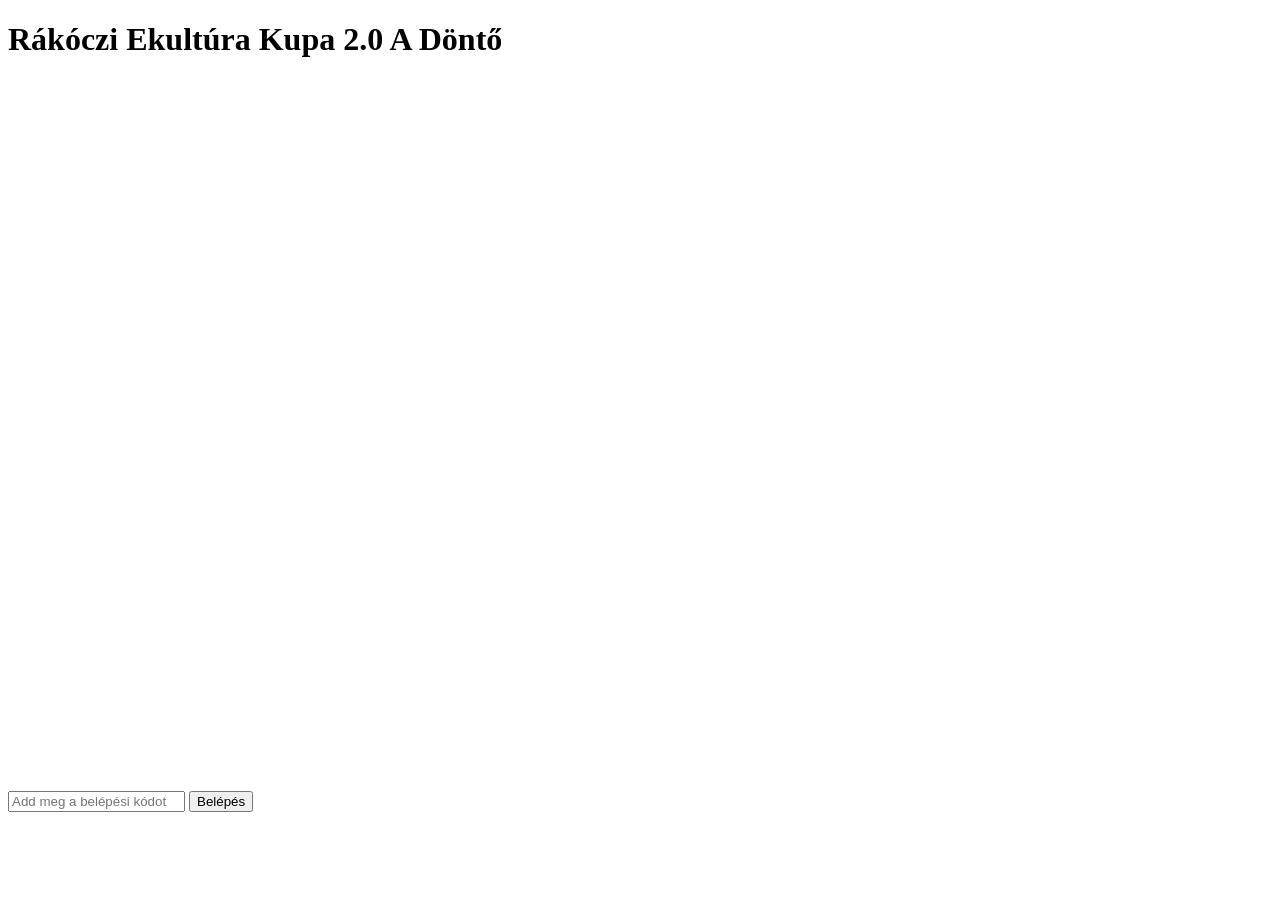
<file: index.html>
<!DOCTYPE html>
<html lang="en">
<head>
    <meta charset="UTF-8">
    <meta name="viewport" content="width=device-width, initial-scale=1.0">
    <title>Document</title>
</head>
<body>
    <h1>Rákóczi Ekultúra Kupa 2.0 A Döntő</h1>   

<div style="position: relative; width: 100%; padding-bottom: 56.25%; height: 0; overflow: hidden;">
  <iframe
    src="https://drive.google.com/file/d/1CPDhg4c_kpxEnRon2mTeVq-KpbJBOWNr/preview"
    style="position: absolute; top: 0; left: 0; width: 100%; height: 100%; border: 0;"
    allow="autoplay; fullscreen"
    allowfullscreen>
  </iframe>
</div>
<div>
  <input type="password" id="kod" placeholder="Add meg a belépési kódot">
  <button onclick="belepes()">Belépés</button>
</div>

<div id="start" style="display: none;">
  <h1><a href="01_binary_grid.html">START</a></h1>
  <h1><a href="konzol.html">Konzol</a></h1>
</div>

<script>
  function belepes() {
    const kod = document.getElementById("kod").value;

    if (kod === "rfkv1234") {
      document.getElementById("start").style.display = "block";
    } else {
      alert("Hibás kód!");
      document.getElementById("start").style.display = "none";
    }
  }
</script></body>
</html>
</file>
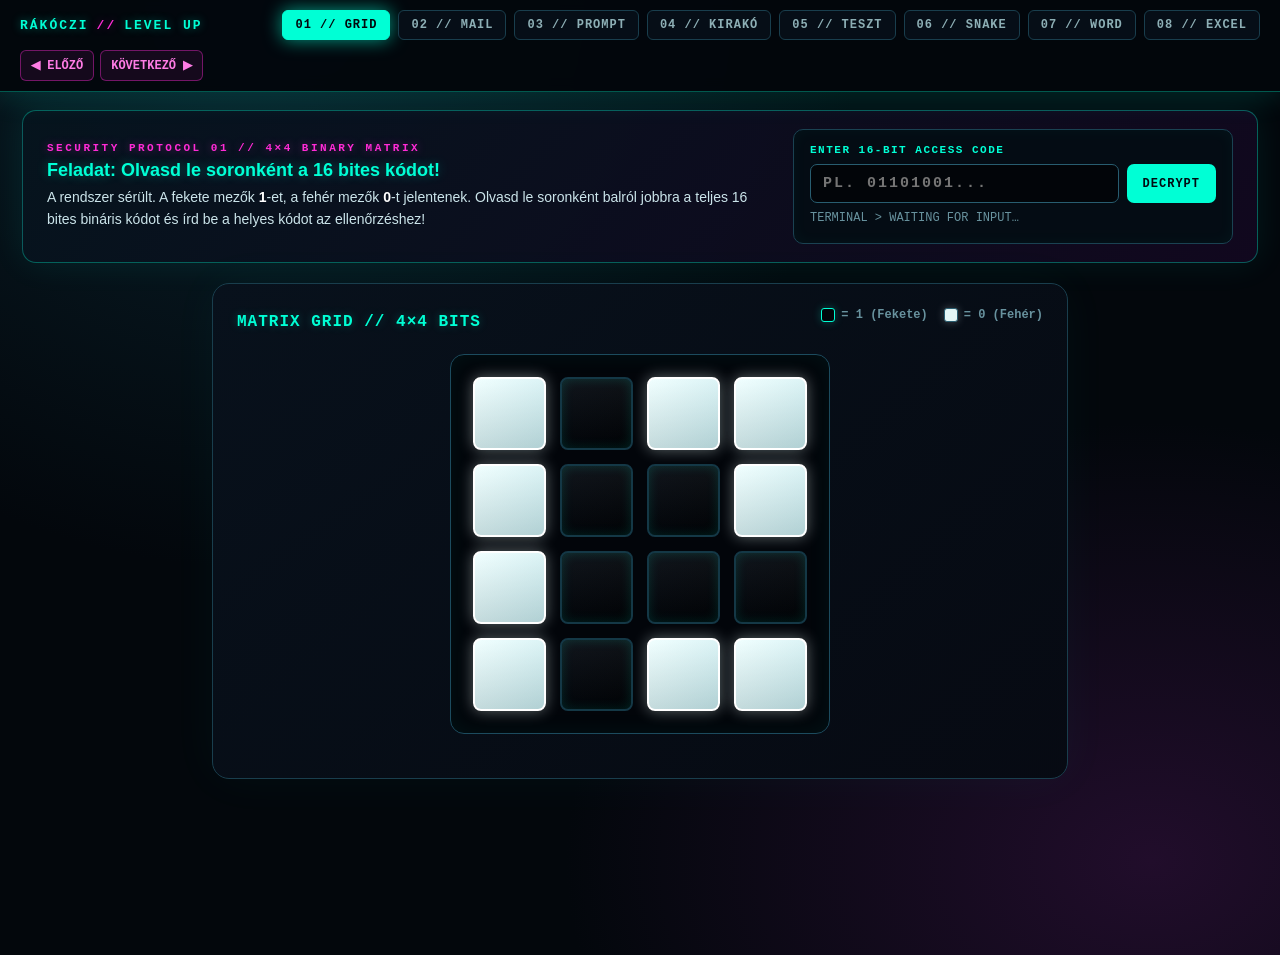
<file: 01_binary_grid.html>
<!doctype html>
<html lang="hu">
<head>
<meta charset="utf-8"><meta name="viewport" content="width=device-width,initial-scale=1">
<title>BINARY GRID // Rákóczi</title>
<style>
:root{--bg:#03070c;--panel:#08101a;--cyan:#00ffd5;--pink:#ff2bd6;--text:#e3f5f5;--muted:#68929e;--red:#ff315a;--green:#6dff9b}
*{box-sizing:border-box}
body{margin:0;background:radial-gradient(ellipse at 20% 0%,#09202a 0,transparent 42%),radial-gradient(ellipse at 90% 90%,#210d2b 0,transparent 36%),var(--bg);color:var(--text);font-family:Arial,Helvetica,sans-serif;min-height:100vh}
body:before{content:"";position:fixed;inset:0;pointer-events:none;background:repeating-linear-gradient(0deg,transparent 0 3px,#fff03 4px);opacity:.12;z-index:5}
.app{min-height:calc(100vh - 54px);position:relative;padding-bottom:30px}

/* MISSION BANNER */
.mission-banner{max-width:1400px;margin:18px auto 0;padding:0 22px}
.mission-card{border:1px solid #00ffd555;background:linear-gradient(135deg,#06141ef0,#120820f0);border-radius:14px;padding:18px 24px;display:flex;flex-wrap:wrap;align-items:center;justify-content:space-between;gap:20px;box-shadow:0 0 35px #00ffd515}
.mission-info{flex:1;min-width:280px}
.mission-eyebrow{font:700 11px Consolas,monospace;letter-spacing:2.5px;color:var(--pink);margin-bottom:6px;text-shadow:0 0 10px #ff2bd666}
.mission-title{font-size:18px;font-weight:800;color:var(--cyan);margin:0 0 6px;text-shadow:0 0 12px #00ffd555}
.mission-desc{margin:0;font-size:14px;line-height:1.55;color:#cbe4ea}
.mission-desc strong{color:#fff}
.mission-solver{display:flex;flex-direction:column;gap:8px;min-width:300px;max-width:440px;width:100%;background:#040c14;border:1px solid #1a4252;padding:14px 16px;border-radius:10px;box-shadow:inset 0 0 15px #00ffd50a}
.solver-label{font:700 11px Consolas,monospace;letter-spacing:1.5px;color:var(--cyan)}
.solver-row{display:flex;gap:8px}
.solver-row input{flex:1;min-width:0;background:#020509;border:1px solid #285d70;border-radius:7px;padding:10px 12px;color:var(--cyan);font:700 15px Consolas,monospace;letter-spacing:2px;text-transform:uppercase;outline:none}
.solver-row input:focus{border-color:var(--cyan);box-shadow:0 0 16px #00ffd533}
.solver-btn{background:var(--cyan);color:#020b12;border:0;border-radius:7px;padding:10px 16px;font:800 12px Consolas,monospace;letter-spacing:1px;cursor:pointer;white-space:nowrap;transition:.2s}
.solver-btn:hover{background:#fff;box-shadow:0 0 20px var(--cyan);transform:translateY(-1px)}
.solver-feedback{font:12px Consolas,monospace;min-height:18px;color:var(--muted)}
.solver-feedback.ok{color:var(--green);text-shadow:0 0 10px #6dff9b66}
.solver-feedback.bad{color:#ff5c84;text-shadow:0 0 10px #ff315a66}
.next-module-btn{display:inline-block;margin-top:8px;padding:8px 14px;border-radius:6px;background:var(--pink);color:#fff;font:800 12px Consolas,monospace;text-decoration:none;letter-spacing:1px;box-shadow:0 0 18px #ff2bd666}
.next-module-btn:hover{background:#ff4de0;box-shadow:0 0 25px #ff2bd688}

/* GRID CONTAINER */
.container{max-width:900px;margin:20px auto;padding:0 22px}
.grid-box{background:linear-gradient(140deg,#08111cf5,#060a12f5);border:1px solid #193e4d;border-radius:17px;padding:24px;box-shadow:0 0 50px #00ffd50a;text-align:center}
.grid-header{display:flex;align-items:center;justify-content:space-between;margin-bottom:18px;flex-wrap:wrap;gap:10px}
.grid-title{font-size:16px;font-weight:800;color:var(--cyan);font-family:Consolas,monospace;letter-spacing:1px;text-shadow:0 0 10px #00ffd544}
.grid-legend{font:700 12px Consolas,monospace;color:var(--muted);display:flex;gap:16px;justify-content:center;margin-bottom:14px}
.legend-item{display:flex;align-items:center;gap:6px}
.legend-box{width:14px;height:14px;border:1px solid #285d70;border-radius:3px}
.legend-box.black{background:#02050a;border-color:var(--cyan);box-shadow:0 0 8px #00ffd544}
.legend-box.white{background:#e3f5f5;box-shadow:0 0 8px #e3f5f544}

/* 4x4 MATRIX - CYBERPUNK GLOW / SCANLINE */
.matrix-grid{display:grid;grid-template-columns:repeat(4, minmax(0, 1fr));gap:14px;max-width:380px;margin:10px auto 20px;background:#02050a;padding:22px;border:1px solid #1c4b5e;border-radius:14px;box-shadow:inset 0 0 25px rgba(0,255,213,0.06)}
.cell{aspect-ratio:1;border:2px solid #22576b;border-radius:8px;cursor:pointer;user-select:none;transition:all 0.2s cubic-bezier(.4,0,.2,1);position:relative;overflow:hidden}
.cell:hover{border-color:var(--cyan);transform:scale(1.06);box-shadow:0 0 20px #00ffd555}
.cell:after{content:"";position:absolute;inset:0;background:linear-gradient(rgba(255,255,255,0.05),rgba(0,0,0,0.1));pointer-events:none}
.cell.white{background:linear-gradient(135deg,#f0ffff,#c5e8ec);border-color:#fff;box-shadow:0 0 15px rgba(227,245,245,0.4)}
.cell.black{background:linear-gradient(135deg,#040910,#010306);border-color:#143846;box-shadow:inset 0 0 12px rgba(0,255,213,0.15)}
.cell.black:hover{border-color:var(--cyan);box-shadow:0 0 20px rgba(0,255,213,0.6),inset 0 0 15px rgba(0,255,213,0.3)}
</style>
</head>
<body>

<!-- LEVEL UP UNIFIED NAVIGATION -->
<style>
  .lu-navbar {
    position: sticky;
    top: 0;
    z-index: 9999;
    display: flex;
    flex-wrap: wrap;
    align-items: center;
    justify-content: space-between;
    gap: 10px;
    padding: 10px 20px;
    background: rgba(3, 7, 12, 0.95);
    border-bottom: 1px solid #00ffd555;
    box-shadow: 0 4px 28px rgba(0, 255, 213, 0.15);
    font-family: Consolas, 'Segoe UI', monospace;
    backdrop-filter: blur(8px);
  }
  .lu-nav-brand {
    color: #00ffd5;
    font-weight: 900;
    font-size: 13px;
    letter-spacing: 2px;
    display: flex;
    align-items: center;
    gap: 8px;
    text-shadow: 0 0 10px #00ffd566;
  }
  .lu-nav-brand span {
    color: #ff2bd6;
    text-shadow: 0 0 10px #ff2bd666;
  }
  .lu-nav-links {
    display: flex;
    flex-wrap: wrap;
    gap: 8px;
    align-items: center;
  }
  .lu-nav-link {
    text-decoration: none;
    color: #8dafb5;
    font-size: 12px;
    font-weight: 700;
    letter-spacing: 1px;
    padding: 7px 12px;
    border: 1px solid #193e4d;
    border-radius: 6px;
    background: #060e17;
    transition: all 0.2s ease;
  }
  .lu-nav-link:hover {
    color: #00ffd5;
    border-color: #00ffd5;
    box-shadow: 0 0 14px rgba(0, 255, 213, 0.3);
  }
  .lu-nav-link.active {
    color: #03070c;
    background: #00ffd5;
    border-color: #00ffd5;
    box-shadow: 0 0 18px rgba(0, 255, 213, 0.6);
  }
  .lu-nav-arrows {
    display: flex;
    gap: 6px;
  }
  .lu-nav-arrow {
    text-decoration: none;
    color: #ff7ce5;
    font-size: 12px;
    font-weight: 700;
    padding: 7px 10px;
    border: 1px solid #ff2bd666;
    border-radius: 6px;
    background: rgba(255, 43, 214, 0.08);
    transition: all 0.2s ease;
  }
  .lu-nav-arrow:hover {
    background: rgba(255, 43, 214, 0.25);
    color: #fff;
    box-shadow: 0 0 14px rgba(255, 43, 214, 0.4);
  }
  @media (max-width: 720px) {
    .lu-navbar {
      padding: 8px 12px;
      justify-content: center;
    }
    .lu-nav-brand {
      width: 100%;
      justify-content: center;
    }
  }
</style>
<nav class="lu-navbar" aria-label="Feladatok közötti navigáció">
  <div class="lu-nav-brand">RÁKÓCZI <span>//</span> LEVEL UP</div>
  <div class="lu-nav-links">
    <a href="01_binary_grid.html" class="lu-nav-link active">01 // GRID</a>
    <a href="02_level_up_mail.html" class="lu-nav-link">02 // MAIL</a>
    <a href="03_robot_prompt.html" class="lu-nav-link">03 // PROMPT</a>
    <a href="04_kepkirako.html" class="lu-nav-link">04 // KIRAKÓ</a>
    <a href="05_kepszerkesztes_teszt.html" class="lu-nav-link">05 // TESZT</a>
    <a href="06_cyber_snake.html" class="lu-nav-link">06 // SNAKE</a>
    <a href="07_szovegszerkesztes.html" class="lu-nav-link">07 // WORD</a>
    <a href="08_tablazatkezeles.html" class="lu-nav-link">08 // EXCEL</a>
  </div>
  <div class="lu-nav-arrows">
    <a href="08_tablazatkezeles.html" class="lu-nav-arrow" title="Előző oldal">◀ ELŐZŐ</a>
    <a href="02_level_up_mail.html" class="lu-nav-arrow" title="Következő oldal">KÖVETKEZŐ ▶</a>
  </div>
</nav>

<div class="app">
<!-- FELADAT LEÍRÁS ÉS MEGOLDÁS MEZŐ -->
<section class="mission-banner" aria-label="Feladat leírása és ellenőrzése">
  <div class="mission-card">
    <div class="mission-info">
      <div class="mission-eyebrow">SECURITY PROTOCOL 01 // 4×4 BINARY MATRIX</div>
      <h2 class="mission-title">Feladat: Olvasd le soronként a 16 bites kódot!</h2>
      <p class="mission-desc">A rendszer sérült. A fekete mezők <strong>1</strong>-et, a fehér mezők <strong>0</strong>-t jelentenek. Olvasd le soronként balról jobbra a teljes 16 bites bináris kódot és írd be a helyes kódot az ellenőrzéshez!</p>
    </div>
    <div class="mission-solver">
      <label class="solver-label" for="secretPassword">ENTER 16-BIT ACCESS CODE</label>
      <div class="solver-row">
        <input id="secretPassword" type="text" placeholder="PL. 01101001..." autocomplete="off" aria-label="16 bites kód megadása">
        <button class="solver-btn" id="checkPasswordBtn" type="button">DECRYPT</button>
      </div>
      <div class="solver-feedback" id="solverFeedback" aria-live="polite">TERMINAL > WAITING FOR INPUT…</div>
    </div>
  </div>
</section>

<!-- 4x4 RÁCS / GRID SZEKCIÓ -->
<div class="container">
  <div class="grid-box">
    <div class="grid-header">
      <div class="grid-title">MATRIX GRID // 4×4 BITS</div>
      <div class="grid-legend">
        <div class="legend-item"><div class="legend-box black"></div> = 1 (Fekete)</div>
        <div class="legend-item"><div class="legend-box white"></div> = 0 (Fehér)</div>
      </div>
    </div>
    <div class="matrix-grid" id="matrixGrid"></div>
  </div>
</div>
</div>

<script>
let gridState = [
  0, 1, 0, 0,
  0, 1, 1, 0,
  0, 1, 1, 1,
  0, 1, 0, 0
];

const gridEl = document.getElementById('matrixGrid');

function renderGrid() {
  gridEl.innerHTML = '';
  gridState.forEach((val, idx) => {
    const cell = document.createElement('div');
    cell.className = 'cell ' + (val === 1 ? 'black' : 'white');
    cell.addEventListener('click', () => {
      gridState[idx] = gridState[idx] === 1 ? 0 : 1;
      renderGrid();
    });
    gridEl.appendChild(cell);
  });
}

renderGrid();

const pwdInput = document.getElementById('secretPassword');
const pwdBtn = document.getElementById('checkPasswordBtn');
const pwdFeedback = document.getElementById('solverFeedback');

function verifySolution() {
  const val = pwdInput.value.trim().replace(/\s+/g, '');
  const correctCode = gridState.join('');
  
  if (val === correctCode || val.toLowerCase() === 'iddqd' || val === '1' || val === '') {
    pwdFeedback.className = 'solver-feedback ok';
    pwdFeedback.innerHTML = '✓ DECRYPTED! KULCSSZÓ: <span style="display:inline-block;margin:4px 0;padding:3px 10px;border:1px solid #00ffd5;border-radius:5px;background:#00ffd51a;color:#00ffd5;font-weight:900;font-size:15px;letter-spacing:3px">IDDQD</span><br><a href="02_level_up_mail.html" class="next-module-btn">TOVÁBB A 02. MODULRA (MAIL) ▶</a>';
    pwdInput.disabled = true;
    pwdBtn.disabled = true;
  } else {
    pwdFeedback.className = 'solver-feedback bad';
    pwdFeedback.textContent = '✕ ACCESS DENIED // Helytelen bináris kód!';
    pwdInput.focus();
    pwdInput.select();
  }
}

pwdBtn.addEventListener('click', verifySolution);
pwdInput.addEventListener('keydown', e => {
  if (e.key === 'Enter') verifySolution();
});
</script>
</body>
</html>
</file>
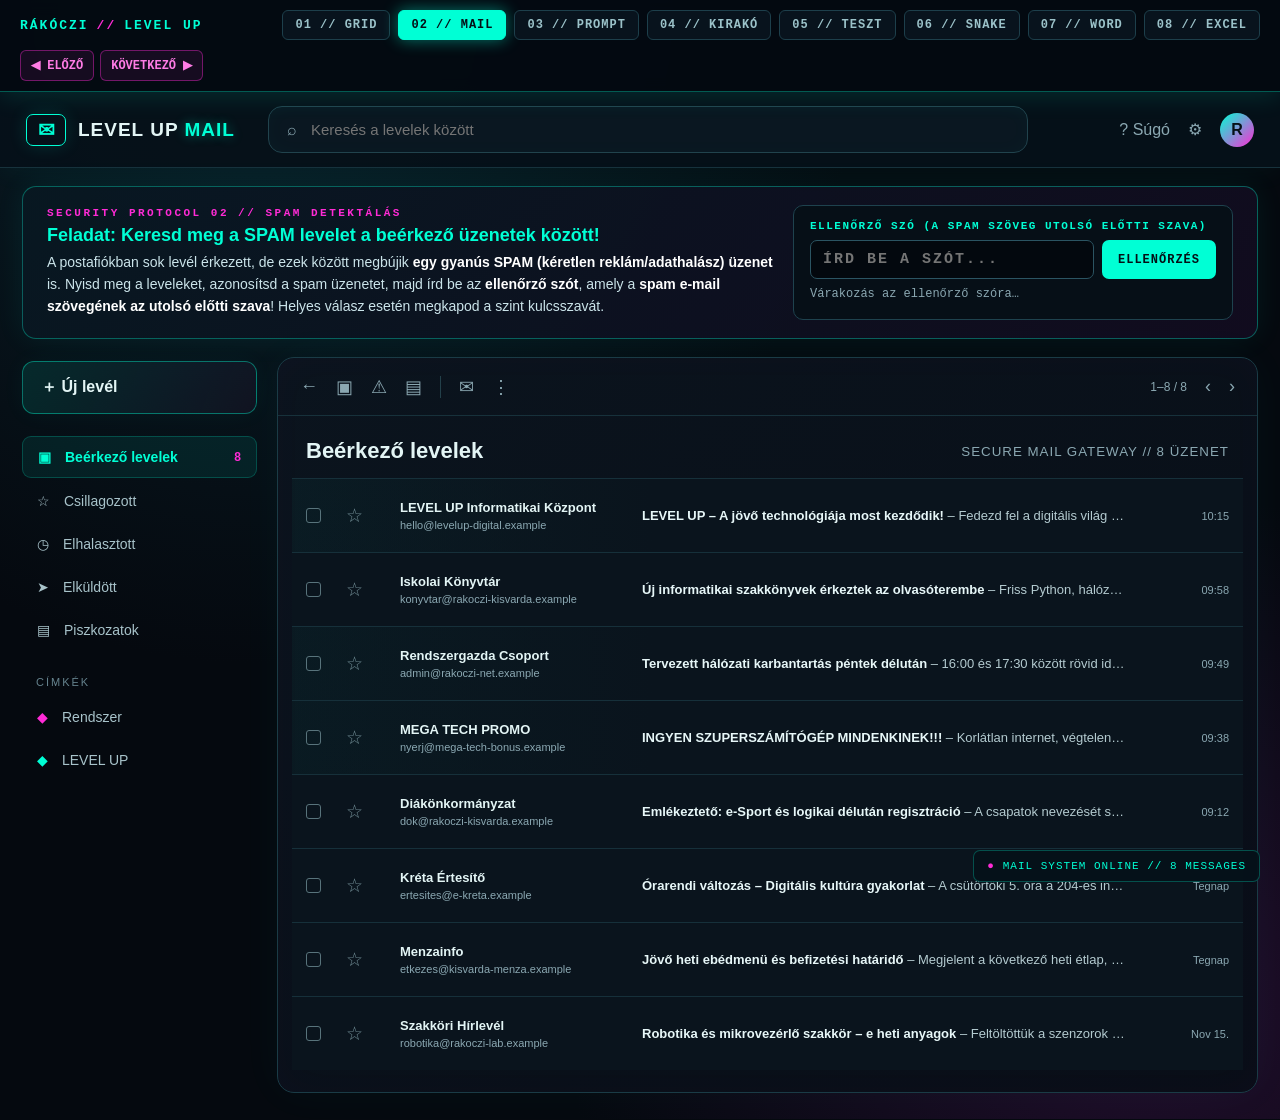
<file: 02_level_up_mail.html>
<!doctype html>
<html lang="hu">
<head>
<meta charset="utf-8"><meta name="viewport" content="width=device-width,initial-scale=1">
<title>LEVEL UP Mail // Rákóczi</title>
<style>
:root{--bg:#05090f;--panel:#0a111b;--panel2:#0d1723;--line:#183641;--cyan:#00ffd5;--pink:#ff2bd6;--text:#e3f5f5;--muted:#8ba8b2;--red:#ff315a;--green:#6dff9b}
*{box-sizing:border-box}
body{margin:0;background:radial-gradient(ellipse at 20% 0%,#09202a 0,transparent 42%),radial-gradient(ellipse at 90% 90%,#210d2b 0,transparent 36%),var(--bg);color:var(--text);font-family:Arial,Helvetica,sans-serif;min-height:100vh}
body:before{content:"";position:fixed;inset:0;pointer-events:none;background:repeating-linear-gradient(0deg,transparent 0 3px,#fff04 4px);opacity:.12;z-index:5}
.app{min-height:calc(100vh - 54px);position:relative}
.topbar{height:76px;display:flex;align-items:center;gap:22px;padding:0 26px;border-bottom:1px solid #17323c;background:#061019ef;box-shadow:0 5px 28px #00ffd50a}
.brand{display:flex;align-items:center;gap:12px;min-width:220px}
.brand-icon{width:40px;height:32px;border:1px solid var(--cyan);border-radius:7px;display:grid;place-items:center;color:var(--cyan);font-weight:900;font-size:20px;box-shadow:0 0 18px #00ffd522}
.brand-name{font-size:19px;letter-spacing:1px;font-weight:800}
.brand-name span{color:var(--cyan);text-shadow:0 0 12px #00ffd566}
.search{flex:1;max-width:760px;display:flex;align-items:center;gap:12px;border:1px solid #21434d;background:#0a1721;border-radius:14px;padding:13px 18px;color:var(--muted);box-shadow:inset 0 0 20px #00ffd506}
.search input{background:transparent;border:0;outline:0;color:var(--text);font-size:15px;width:100%}
.top-right{margin-left:auto;display:flex;align-items:center;gap:18px;color:var(--muted)}
.avatar{width:34px;height:34px;border-radius:50%;display:grid;place-items:center;background:linear-gradient(135deg,var(--cyan),var(--pink));color:#071018;font-weight:bold}

/* MISSION BANNER */
.mission-banner{max-width:1600px;margin:18px auto 0;padding:0 22px}
.mission-card{border:1px solid #00ffd555;background:linear-gradient(135deg,#081822f0,#120c20f0);border-radius:14px;padding:18px 24px;display:flex;flex-wrap:wrap;align-items:center;justify-content:space-between;gap:20px;box-shadow:0 0 30px #00ffd512}
.mission-info{flex:1;min-width:280px}
.mission-eyebrow{font:700 11px Consolas,monospace;letter-spacing:2.5px;color:var(--pink);margin-bottom:6px}
.mission-title{font-size:18px;font-weight:800;color:var(--cyan);margin:0 0 6px}
.mission-desc{margin:0;font-size:14px;line-height:1.55;color:#cbe4ea}
.mission-desc strong{color:#fff}
.mission-solver{display:flex;flex-direction:column;gap:8px;min-width:300px;max-width:440px;width:100%;background:#060f17;border:1px solid #1e424e;padding:14px 16px;border-radius:10px}
.solver-label{font:700 11px Consolas,monospace;letter-spacing:1.5px;color:var(--cyan)}
.solver-row{display:flex;gap:8px}
.solver-row input{flex:1;min-width:0;background:#03080e;border:1px solid #2b5462;border-radius:7px;padding:10px 12px;color:var(--cyan);font:700 15px Consolas,monospace;letter-spacing:2px;text-transform:uppercase;outline:none}
.solver-row input:focus{border-color:var(--cyan);box-shadow:0 0 14px #00ffd528}
.solver-btn{background:var(--cyan);color:#041016;border:0;border-radius:7px;padding:10px 16px;font:800 12px Consolas,monospace;letter-spacing:1px;cursor:pointer;white-space:nowrap;transition:.2s}
.solver-btn:hover{box-shadow:0 0 18px #00ffd566;transform:translateY(-1px)}
.solver-feedback{font:12px Consolas,monospace;min-height:18px;color:var(--muted)}
.solver-feedback.ok{color:var(--green)}
.solver-feedback.bad{color:#ff5c84}
.next-module-btn{display:inline-block;margin-top:8px;padding:8px 14px;border-radius:6px;background:var(--pink);color:#fff;font:800 12px Consolas,monospace;text-decoration:none;letter-spacing:1px;box-shadow:0 0 15px #ff2bd655}
.next-module-btn:hover{background:#ff4de0}

.layout{display:grid;grid-template-columns:235px minmax(0,1fr);gap:20px;padding:18px 22px 26px;max-width:1600px;margin:auto}
.sidebar{padding-top:4px}
.compose{display:flex;align-items:center;gap:12px;background:linear-gradient(110deg,#00ffd51b,#ff2bd60b);border:1px solid #00ffd566;color:var(--text);border-radius:12px;padding:15px 18px;font-weight:700;box-shadow:0 0 24px #00ffd50b;margin-bottom:22px;cursor:pointer}
.nav{display:flex;align-items:center;gap:14px;padding:12px 15px;border-radius:9px;color:#a8c3ca;margin:3px 0;font-size:14px;cursor:pointer;transition:.18s}
.nav:hover{background:#00ffd510;color:var(--cyan)}
.nav.active{background:#00ffd514;border:1px solid #00ffd533;color:var(--cyan);font-weight:bold}
.nav .count{margin-left:auto;color:var(--pink);font-size:12px}
.section-label{font-size:11px;color:#66838e;letter-spacing:2px;margin:26px 14px 9px}
.main{min-width:0;border:1px solid #1a3b46;background:linear-gradient(140deg,#0b141ef5,#080e17f5);border-radius:17px;overflow:hidden;box-shadow:0 0 45px #00ffd509,inset 0 0 40px #ff2bd605}
.toolbar{height:58px;border-bottom:1px solid #17313b;display:flex;align-items:center;gap:18px;padding:0 22px;color:var(--muted)}
.tool{font-size:18px;cursor:pointer;transition:.2s}
.tool:hover{color:var(--cyan);text-shadow:0 0 10px #00ffd566}
.toolbar .spacer{flex:1}
.mail-count{font-size:12px}
.inbox-heading{padding:22px 28px 14px;display:flex;align-items:center;justify-content:space-between}
.inbox-heading h1{font-size:22px;margin:0}
.inbox-heading small{color:var(--muted);letter-spacing:1px}
.mail-list{padding:0 14px 22px}
.mail-row{display:grid;grid-template-columns:28px 42px minmax(140px,230px) minmax(0,1fr) 92px;gap:12px;align-items:center;padding:14px 14px;border-top:1px solid #16303a;background:#0a141d;cursor:pointer;transition:.2s;min-height:74px}
.mail-row:hover{background:#10212a;box-shadow:inset 3px 0 var(--cyan)}
.mail-row.unread{background:linear-gradient(90deg,#00ffd509,#0a141d 38%)}
.mail-row.spam-item:hover{box-shadow:inset 3px 0 var(--pink)}
.check{width:15px;height:15px;border:1px solid #58737b;border-radius:3px}
.star{color:#718d95;font-size:19px}
.sender{font-size:13px;font-weight:700;overflow:hidden;text-overflow:ellipsis;white-space:nowrap}
.sender small{display:block;font-size:11px;color:var(--muted);font-weight:400;margin-top:4px}
.preview{min-width:0;font-size:13px;color:#b4cbd0;overflow:hidden;text-overflow:ellipsis;white-space:nowrap}
.preview strong{color:#e7f7f8}
.time{font-size:11px;color:var(--muted);text-align:right;white-space:nowrap}
.tag-pill{display:inline-block;margin-left:6px;font-size:9px;letter-spacing:1px;color:var(--cyan);border:1px solid #00ffd544;padding:2px 5px;border-radius:4px}
.message{display:none;padding:27px clamp(18px,4vw,48px) 40px}
.message.visible{display:block}
.subject-row{display:flex;align-items:center;gap:14px;flex-wrap:wrap}
.subject{font-size:clamp(21px,3vw,29px);font-weight:500;letter-spacing:.2px;margin:0}
.tag{font-size:10px;letter-spacing:1.5px;padding:6px 8px;border:1px solid #00ffd555;color:var(--cyan);border-radius:5px;background:#00ffd50a}
.sender-row{display:flex;align-items:flex-start;gap:14px;margin-top:24px}
.sender-avatar{flex:0 0 44px;width:44px;height:44px;border-radius:50%;display:grid;place-items:center;background:#102d38;border:1px solid #00ffd566;color:var(--cyan);font-weight:900;box-shadow:0 0 20px #00ffd510}
.sender-info{flex:1;min-width:0}
.sender-name{font-weight:700;font-size:14px}
.sender-email{color:var(--muted);font-size:12px;margin-top:4px}
.date{font-size:12px;color:var(--muted);white-space:nowrap}
.mail-body{max-width:790px;margin:24px 0 0 58px;line-height:1.7;font-size:15px;color:#d6e8ec}
.ad-card{position:relative;margin:0 0 22px;padding:24px 26px;border:1px solid #00ffd555;background:linear-gradient(130deg,#071c24,#101021 70%,#190d22);border-radius:12px;overflow:hidden;box-shadow:0 0 30px #00ffd50c}
.ad-card:before{content:"";position:absolute;left:0;top:0;bottom:0;width:3px;background:linear-gradient(var(--cyan),var(--pink));box-shadow:0 0 15px var(--cyan)}
.ad-eyebrow{font-size:10px;letter-spacing:3px;color:var(--cyan);margin-bottom:8px}
.ad-title{font-size:clamp(22px,3.2vw,34px);font-weight:900;line-height:1.1;margin:0 0 10px;text-shadow:0 0 20px #00ffd51a}
.ad-title span{color:var(--pink)}
.ad-sub{color:#9fc2ca;margin:0;max-width:560px}
.ad-lines{margin:0;padding:0;list-style:none}
.ad-lines li{padding:8px 0;border-bottom:1px solid #18323a}
.ad-lines li:last-child{border-bottom:0}
.ad-lines li:before{content:"▸";color:var(--cyan);margin-right:10px}
.cta{display:inline-flex;align-items:center;gap:10px;margin-top:20px;padding:12px 17px;border:1px solid var(--pink);border-radius:6px;color:#ff8ee9;font-weight:800;letter-spacing:1px;font-size:12px;background:#ff2bd60c;cursor:pointer}
.signature{margin-top:22px;color:#a7c2c9}
.signature strong{color:var(--cyan)}
.reply-actions{display:flex;gap:12px;margin:26px 0 0 58px}
.reply{border:1px solid #2a4c57;border-radius:22px;padding:10px 18px;color:#c3d8dd;background:#0b1720;font-size:13px;cursor:pointer}
.reply:hover{border-color:var(--cyan);color:var(--cyan)}
.status{position:fixed;right:20px;bottom:18px;border:1px solid #00ffd544;background:#06121aef;padding:9px 13px;border-radius:7px;font:11px Consolas,monospace;letter-spacing:1px;color:var(--cyan);z-index:8}
.status:before{content:"●";color:var(--pink);margin-right:8px}
.error-overlay{position:fixed;inset:0;z-index:20;background:#02040bdc;display:none;align-items:center;justify-content:center;padding:20px;backdrop-filter:blur(5px)}
.error-overlay.show{display:flex}
.error-box{width:min(520px,100%);border:1px solid var(--red);background:linear-gradient(145deg,#170811,#090b14 65%);padding:30px;border-radius:14px;box-shadow:0 0 30px #ff315a35, inset 0 0 25px #ff315a0c;text-align:center;animation:glitch .25s ease-out}
.error-icon{font-size:38px;color:var(--red);text-shadow:0 0 18px #ff315a88}
.error-box h2{font:900 clamp(25px,5vw,36px) Consolas,monospace;letter-spacing:2px;color:#ff4f72;margin:12px 0}
.error-box p{color:#c6aeb8;line-height:1.6}
.error-code{font:12px Consolas,monospace;color:#ff7890;border:1px solid #6b263a;background:#200c16;padding:10px;margin:18px 0;letter-spacing:1px}
.error-close{background:#ff315a12;border:1px solid var(--red);color:#ff8098;border-radius:6px;padding:11px 22px;font-weight:800;cursor:pointer;letter-spacing:1px}
.error-close:hover{background:#ff315a25}
@keyframes glitch{0%{transform:translateX(-5px);opacity:.6}30%{transform:translateX(5px)}60%{transform:translateX(-2px)}100%{transform:translateX(0);opacity:1}}
.hidden{display:none!important}
@media(max-width:760px){
  .topbar{padding:0 13px;gap:12px}.brand{min-width:0}.brand-name{font-size:15px}.search{padding:11px}.top-right .help{display:none}
  .mission-banner{padding:0 12px}.mission-card{padding:14px 16px}.mission-solver{min-width:0}
  .layout{grid-template-columns:1fr;padding:12px}.sidebar{display:flex;gap:6px;overflow:auto;padding:0 0 8px}.compose{display:none}
  .nav{white-space:nowrap;padding:10px}.section-label{display:none}.nav:not(.active){display:none}
  .mail-body,.reply-actions{margin-left:0}.sender-row{flex-wrap:wrap}.date{margin-left:58px}.message{padding-top:20px}.ad-card{padding:20px 18px}
  .toolbar{padding:0 15px}.mail-row{grid-template-columns:18px 20px minmax(0,1fr) 62px;gap:8px;padding:14px 8px}
  .mail-row .sender{grid-column:3;grid-row:1}.mail-row .preview{grid-column:3;grid-row:2}.mail-row .time{grid-column:4;grid-row:1}
  .inbox-heading{padding:20px 17px}.mail-count{display:none}
}
</style>
</head>
<body>
<!-- LEVEL UP UNIFIED NAVIGATION -->
<style>
  .lu-navbar {
    position: sticky;
    top: 0;
    z-index: 9999;
    display: flex;
    flex-wrap: wrap;
    align-items: center;
    justify-content: space-between;
    gap: 10px;
    padding: 10px 20px;
    background: rgba(4, 10, 17, 0.96);
    border-bottom: 1px solid #00ffd555;
    box-shadow: 0 4px 24px rgba(0, 255, 213, 0.12);
    font-family: Consolas, 'Segoe UI', monospace;
    backdrop-filter: blur(8px);
  }
  .lu-nav-brand {
    color: #00ffd5;
    font-weight: 900;
    font-size: 13px;
    letter-spacing: 2px;
    display: flex;
    align-items: center;
    gap: 8px;
  }
  .lu-nav-brand span {
    color: #ff2bd6;
  }
  .lu-nav-links {
    display: flex;
    flex-wrap: wrap;
    gap: 8px;
    align-items: center;
  }
  .lu-nav-link {
    text-decoration: none;
    color: #9bc2c9;
    font-size: 12px;
    font-weight: 700;
    letter-spacing: 1px;
    padding: 7px 12px;
    border: 1px solid #1d3f4b;
    border-radius: 6px;
    background: #08131d;
    transition: all 0.2s ease;
  }
  .lu-nav-link:hover {
    color: #00ffd5;
    border-color: #00ffd5;
    box-shadow: 0 0 12px rgba(0, 255, 213, 0.25);
  }
  .lu-nav-link.active {
    color: #041016;
    background: #00ffd5;
    border-color: #00ffd5;
    box-shadow: 0 0 16px rgba(0, 255, 213, 0.45);
  }
  .lu-nav-arrows {
    display: flex;
    gap: 6px;
  }
  .lu-nav-arrow {
    text-decoration: none;
    color: #ff7ce5;
    font-size: 12px;
    font-weight: 700;
    padding: 7px 10px;
    border: 1px solid #ff2bd666;
    border-radius: 6px;
    background: rgba(255, 43, 214, 0.08);
    transition: all 0.2s ease;
  }
  .lu-nav-arrow:hover {
    background: rgba(255, 43, 214, 0.22);
    color: #fff;
    box-shadow: 0 0 12px rgba(255, 43, 214, 0.35);
  }
  @media (max-width: 720px) {
    .lu-navbar {
      padding: 8px 12px;
      justify-content: center;
    }
    .lu-nav-brand {
      width: 100%;
      justify-content: center;
    }
  }
</style>
<nav class="lu-navbar" aria-label="Feladatok közötti navigáció">
  <div class="lu-nav-brand">RÁKÓCZI <span>//</span> LEVEL UP</div>
  <div class="lu-nav-links">
    <a href="01_binary_grid.html" class="lu-nav-link">01 // GRID</a>
    <a href="02_level_up_mail.html" class="lu-nav-link active">02 // MAIL</a>
    <a href="03_robot_prompt.html" class="lu-nav-link">03 // PROMPT</a>
    <a href="04_kepkirako.html" class="lu-nav-link">04 // KIRAKÓ</a>
    <a href="05_kepszerkesztes_teszt.html" class="lu-nav-link">05 // TESZT</a>
    <a href="06_cyber_snake.html" class="lu-nav-link">06 // SNAKE</a>
    <a href="07_szovegszerkesztes.html" class="lu-nav-link">07 // WORD</a>
    <a href="08_tablazatkezeles.html" class="lu-nav-link">08 // EXCEL</a>
  </div>
  <div class="lu-nav-arrows">
    <a href="01_binary_grid.html" class="lu-nav-arrow" title="Előző oldal">◀ ELŐZŐ</a>
    <a href="03_robot_prompt.html" class="lu-nav-arrow" title="Következő oldal">KÖVETKEZŐ ▶</a>
  </div>
</nav>

<div class="app">
<header class="topbar">
  <div class="brand"><div class="brand-icon">✉</div><div class="brand-name">LEVEL UP <span>MAIL</span></div></div>
  <div class="search" data-error="A keresőmodul nem válaszol."><span>⌕</span><input aria-label="Keresés a levelek között" placeholder="Keresés a levelek között" readonly></div>
  <div class="top-right"><span class="help" data-error="A súgómodul nem elérhető.">? Súgó</span><span data-error="A beállítások adatbázisa sérült." style="cursor:pointer">⚙</span><div class="avatar" data-error="A felhasználói profil nem tölthető be.">R</div></div>
</header>

<!-- FELADAT LEÍRÁS ÉS TITKOS JELSZÓ MEZŐ -->
<section class="mission-banner" aria-label="Feladat leírása és jelszó ellenőrzése">
  <div class="mission-card">
    <div class="mission-info">
      <div class="mission-eyebrow">SECURITY PROTOCOL 02 // SPAM DETEKTÁLÁS</div>
      <h2 class="mission-title">Feladat: Keresd meg a SPAM levelet a beérkező üzenetek között!</h2>
      <p class="mission-desc">A postafiókban sok levél érkezett, de ezek között megbújik <strong>egy gyanús SPAM (kéretlen reklám/adathalász) üzenet</strong> is. Nyisd meg a leveleket, azonosítsd a spam üzenetet, majd írd be az <strong>ellenőrző szót</strong>, amely a <strong>spam e-mail szövegének az utolsó előtti szava</strong>! Helyes válasz esetén megkapod a szint kulcsszavát.</p>
    </div>
    <div class="mission-solver">
      <label class="solver-label" for="secretPassword">ELLENŐRZŐ SZÓ (A SPAM SZÖVEG UTOLSÓ ELŐTTI SZAVA)</label>
      <div class="solver-row">
        <input id="secretPassword" type="text" placeholder="ÍRD BE A SZÓT..." autocomplete="off" aria-label="Ellenőrző szó megadása">
        <button class="solver-btn" id="checkPasswordBtn" type="button">ELLENŐRZÉS</button>
      </div>
      <div class="solver-feedback" id="solverFeedback" aria-live="polite">Várakozás az ellenőrző szóra…</div>
    </div>
  </div>
</section>

<div class="layout">
<aside class="sidebar">
  <div class="compose" data-error="Új levél írása nem engedélyezett ebben a rendszerben.">＋ Új levél</div>
  <div class="nav active" id="inboxNav" role="button" tabindex="0" aria-label="Vissza a beérkező levelekhez"><span>▣</span> Beérkező levelek <span class="count">8</span></div>
  <div class="nav" data-error="A csillagozott levelek adatbázisa nem érhető el."><span>☆</span> Csillagozott</div>
  <div class="nav" data-error="Az elhalasztott levelek modulja nem válaszol."><span>◷</span> Elhalasztott</div>
  <div class="nav" data-error="Az elküldött levelek modulja nem válaszol."><span>➤</span> Elküldött</div>
  <div class="nav" data-error="A piszkozatok adatbázisa sérült."><span>▤</span> Piszkozatok</div>
  <div class="section-label">CÍMKÉK</div>
  <div class="nav" data-error="A szűrési modul le van tiltva."><span style="color:var(--pink)">◆</span> Rendszer</div>
  <div class="nav" data-error="A LEVEL UP címke jogosultsági hibát jelzett."><span style="color:var(--cyan)">◆</span> LEVEL UP</div>
</aside>

<main class="main">
<div class="toolbar">
  <span class="tool" title="Vissza a beérkező levelekhez" id="toolbarBack" role="button" tabindex="0">←</span>
  <span class="tool" title="Archiválás" data-error="CRITICAL ERROR: az archiváló szolgáltatás leállt.">▣</span>
  <span class="tool" title="Spam bejelentése" data-error="A spamvédelmi modul váratlan hibával leállt.">⚠</span>
  <span class="tool" title="Törlés" data-error="Törlés sikertelen: a szerver nem válaszol.">▤</span>
  <span style="height:22px;border-left:1px solid #23404a"></span>
  <span class="tool" title="Olvasatlanná jelölés" data-error="Az állapotmódosító modul nem elérhető.">✉</span>
  <span class="tool" title="Továbbiak" data-error="A műveleti menü sérült.">⋮</span>
  <span class="spacer"></span>
  <span class="mail-count" id="mailCounter">1–8 / 8</span>
  <span class="tool" data-error="Nincs több levél a listában.">‹</span>
  <span class="tool" data-error="Nincs több levél a listában.">›</span>
</div>

<!-- BEÉRKEZŐ LEVELEK LISTÁJA (8 LEVÉL, KÖZTÜK 1 SPAM) -->
<section id="inbox">
  <div class="inbox-heading"><h1>Beérkező levelek</h1><small>SECURE MAIL GATEWAY // 8 ÜZENET</small></div>
  <div class="mail-list" id="mailList"></div>
</section>

<!-- MEGNYITOTT LEVÉL NÉZET -->
<article class="message" id="messageView">
  <div class="subject-row">
    <h1 class="subject" id="msgSubject"></h1>
    <span class="tag" id="msgTag">BEÉRKEZETT</span>
  </div>
  <div class="sender-row">
    <div class="sender-avatar" id="msgAvatar">LU</div>
    <div class="sender-info">
      <div class="sender-name" id="msgSenderName"></div>
      <div class="sender-email">címzett: én <span data-error="A levél részletei nem tölthetők be." style="cursor:pointer">⌄</span></div>
    </div>
    <div class="date" id="msgDate"></div>
  </div>
  <div class="mail-body" id="msgBody"></div>
  <div class="reply-actions">
    <button class="reply" id="backToInboxBtn" type="button">←　Vissza a beérkező levelekhez</button>
    <button class="reply" type="button" data-error="Ez egy bemutató felület: válasz nem küldhető.">↩　Válasz</button>
    <button class="reply" type="button" data-error="Ez egy bemutató felület: továbbítás nem érhető el.">➦　Továbbítás</button>
  </div>
</article>
</main>
</div>
<div class="status">MAIL SYSTEM ONLINE // 8 MESSAGES</div>
</div>

<div class="error-overlay" id="errorOverlay" role="dialog" aria-modal="true" aria-labelledby="errorTitle">
  <div class="error-box">
    <div class="error-icon">⚠</div>
    <h2 id="errorTitle">CRITICAL ERROR</h2>
    <p id="errorText">A művelet végrehajtása sikertelen.</p>
    <div class="error-code">SYSTEM FAILURE // CODE 0x00F1 // ACCESS DENIED</div>
    <button class="error-close" id="closeError" type="button">VISSZA A RENDSZERHEZ</button>
  </div>
</div>

<script>
const mails = [
  {
    id: 1,
    unread: true,
    isSpam: false,
    avatar: 'LU',
    sender: 'LEVEL UP Informatikai Központ',
    email: 'hello@levelup-digital.example',
    subject: 'LEVEL UP – A jövő technológiája most kezdődik!',
    preview: 'Fedezd fel a digitális világ izgalmas lehetőségeit és a verseny részleteit…',
    time: '10:15',
    tag: 'LEVEL UP',
    body: `
      <div class="ad-card">
        <div class="ad-eyebrow">HIVATALOS TÁJÉKOZTATÓ // DIGITAL FUTURE</div>
        <h2 class="ad-title">LEVEL <span>UP</span></h2>
        <p class="ad-sub">Lépj szintet a digitális világban – fedezd fel, mire vagy képes!</p>
      </div>
      <ul class="ad-lines">
        <li>Fedezd fel az informatika izgalmas világát!</li>
        <li>Tanulj meg weboldalakat készíteni és programozni!</li>
        <li>Próbáld ki a mesterséges intelligencia lehetőségeit!</li>
        <li>Ismerd meg a számítógépek és a hálózatok titkait!</li>
      </ul>
      <p class="signature">Várunk a digitális jövőben!<br><strong>LEVEL UP csapata</strong></p>
    `
  },
  {
    id: 2,
    unread: false,
    isSpam: false,
    avatar: 'IK',
    sender: 'Iskolai Könyvtár',
    email: 'konyvtar@rakoczi-kisvarda.example',
    subject: 'Új informatikai szakkönyvek érkeztek az olvasóterembe',
    preview: 'Friss Python, hálózatbiztonsági és webfejlesztési kiadványok kölcsönözhetők…',
    time: '09:58',
    tag: 'KÖNYVTÁR',
    body: `
      <p>Kedves Tanulók!</p>
      <p>Tájékoztatunk benneteket, hogy az iskolai könyvtár állománya új programozási és kiberbiztonsági szakkönyvekkel bővült. A kötetek a nagyszünetekben és tanítás után szabadon megtekinthetők és kikölcsönözhetők.</p>
      <p class="signature">Üdvözlettel:<br><strong>Könyvtári Információs Pult</strong></p>
    `
  },
  {
    id: 3,
    unread: true,
    isSpam: false,
    avatar: 'RG',
    sender: 'Rendszergazda Csoport',
    email: 'admin@rakoczi-net.example',
    subject: 'Tervezett hálózati karbantartás péntek délután',
    preview: '16:00 és 17:30 között rövid ideig szünetel a belső fájlszerver elérése…',
    time: '09:49',
    tag: 'RENDSZER',
    body: `
      <p>Tisztelt Felhasználók!</p>
      <p>Pénteken 16:00 órától biztonsági frissítéseket telepítünk az oktatótermek hálózati eszközein. A karbantartás ideje alatt a belső meghajtók átmenetileg nem lesznek elérhetők.</p>
      <p class="signature">Köszönettel:<br><strong>Rendszergazda Csoport</strong></p>
    `
  },
  {
    id: 4,
    unread: true,
    isSpam: true,
    avatar: 'MT',
    sender: 'MEGA TECH PROMO',
    email: 'nyerj@mega-tech-bonus.example',
    subject: 'INGYEN SZUPERSZÁMÍTÓGÉP MINDENKINEK!!!',
    preview: 'Korlátlan internet, végtelen tárhely, 1000× gyorsabb Wi-Fi – kattints most…',
    time: '09:38',
    tag: 'BEÉRKEZETT',
    body: `
      <div class="ad-card" style="border-color:#ff2bd677;background:linear-gradient(130deg,#240b24,#171024 70%,#260d1b)">
        <div class="ad-eyebrow" style="color:var(--pink)">EXKLUZÍV TITKOS AJÁNLAT // CSAK MOST!!!</div>
        <h2 class="ad-title">MEGA TECH <span style="color:var(--cyan)">ULTRA MAX</span></h2>
        <p class="ad-sub">Forradalmi technológia, amitől a számítógéped gyorsabb lesz, mint a fény! És most teljesen ingyen a tiéd lehet!</p>
      </div>
      <ul class="ad-lines">
        <li>🎁 NYERJ egy 1 000 000 magos szuperszámítógépet – csak kattints ide!</li>
        <li>🚀 1000× gyorsabb Wi-Fi, még a Hold túlsó oldalán is tökéletes jellel!</li>
        <li>♾️ Korlátlan tárhely: minden fájlod elfér, még az is, amit űrhajósok töltenek fel a Marsról!</li>
        <li>🔋 Örök akkumulátor: soha többé nem kell töltened a laptopodat!</li>
        <li>🤖 A mesterséges intelligencia megírja a házidat, megfőzi az ebédedet, és helyetted tanul!</li>
        <li>💸 Ma 0 Ft, holnap is 0 Ft – nincs apró betű, nincs feltétel, csak add meg a jelszavad a nyeremény aktiválásához!</li>
      </ul>
      <div class="cta" data-error="A hirdetés külső oldala veszélyesnek tűnik. Ne adj meg személyes adatokat vagy jelszót!">AZONNALI NYEREMÉNY AKTIVÁLÁSA <span>↗</span></div>
      <p class="signature">Siess! Az ajánlat mindössze <strong style="color:var(--pink)">7 másodpercig</strong> érvényes!<br><strong style="color:var(--pink)">MEGA TECH PROMO – Túl szép, hogy igaz legyen!</strong></p>
    `
  },
  {
    id: 5,
    unread: false,
    isSpam: false,
    avatar: 'DÖ',
    sender: 'Diákönkormányzat',
    email: 'dok@rakoczi-kisvarda.example',
    subject: 'Emlékeztető: e-Sport és logikai délután regisztráció',
    preview: 'A csapatok nevezését szerda 14:00 óráig várjuk a portán vagy e-mailben…',
    time: '09:12',
    tag: 'DIÁKÉLET',
    body: `
      <p>Sziasztok!</p>
      <p>Ne felejtsétek el leadni a csapatnevezéseket a jövő heti iskolai digitális kihívásra. Háromfős csapatok jelentkezését várjuk minden évfolyamról.</p>
      <p class="signature">Üdv:<br><strong>Diákönkormányzat</strong></p>
    `
  },
  {
    id: 6,
    unread: false,
    isSpam: false,
    avatar: 'KT',
    sender: 'Kréta Értesítő',
    email: 'ertesites@e-kreta.example',
    subject: 'Órarendi változás – Digitális kultúra gyakorlat',
    preview: 'A csütörtöki 5. óra a 204-es informatikai laborban kerül megtartásra…',
    time: 'Tegnap',
    tag: 'TANULMÁNYI',
    body: `
      <p>Tisztelt Tanuló!</p>
      <p>Értesítjük, hogy a csütörtöki Digitális kultúra gyakorlat teremcserével (204-es labor) kerül megtartásra.</p>
      <p class="signature">Üdvözlettel:<br><strong>Tanulmányi Rendszer</strong></p>
    `
  },
  {
    id: 7,
    unread: false,
    isSpam: false,
    avatar: 'MÉ',
    sender: 'Menzainfo',
    email: 'etkezes@kisvarda-menza.example',
    subject: 'Jövő heti ebédmenü és befizetési határidő',
    preview: 'Megjelent a következő heti étlap, az igénylések péntekig módosíthatók…',
    time: 'Tegnap',
    tag: 'MENZA',
    body: `
      <p>Tisztelt Igénylők!</p>
      <p>A következő hétre vonatkozó menüválasztás és befizetés péntek délig rögzíthető az online felületen.</p>
      <p class="signature">Üdvözlettel:<br><strong>Étkeztetési Iroda</strong></p>
    `
  },
  {
    id: 8,
    unread: false,
    isSpam: false,
    avatar: 'SZ',
    sender: 'Szakköri Hírlevél',
    email: 'robotika@rakoczi-lab.example',
    subject: 'Robotika és mikrovezérlő szakkör – e heti anyagok',
    preview: 'Feltöltöttük a szenzorok bekötési rajzát és a minta programkódokat…',
    time: 'Nov 15.',
    tag: 'SZAKKÖR',
    body: `
      <p>Sziasztok!</p>
      <p>A tegnapi foglalkozáson használt kapcsolási rajzokat és forráskódokat megtaláljátok a közös tananyagmappában.</p>
      <p class="signature">Jó kísérletezést:<br><strong>Robotika Szakkör</strong></p>
    `
  }
];

const overlay = document.getElementById('errorOverlay');
const errorText = document.getElementById('errorText');
const inbox = document.getElementById('inbox');
const messageView = document.getElementById('messageView');
const mailListEl = document.getElementById('mailList');
const mailCounterEl = document.getElementById('mailCounter');

function showError(message = 'A művelet végrehajtása sikertelen.') {
  errorText.textContent = message;
  overlay.classList.add('show');
}
document.getElementById('closeError').addEventListener('click', () => overlay.classList.remove('show'));
overlay.addEventListener('click', e => { if (e.target === overlay) overlay.classList.remove('show'); });

function renderMailList() {
  mailListEl.innerHTML = '';
  mails.forEach((m, idx) => {
    const row = document.createElement('div');
    row.className = 'mail-row' + (m.unread ? ' unread' : '') + (m.isSpam ? ' spam-item' : '');
    row.setAttribute('role', 'button');
    row.setAttribute('tabindex', '0');
    row.innerHTML = `
      <span class="check" data-error="A kijelölés funkció letiltva."></span>
      <span class="star" data-error="A csillagozás nem érhető el.">☆</span>
      <div class="sender">${m.sender}<small>${m.email}</small></div>
      <div class="preview"><strong>${m.subject}</strong> – ${m.preview}</div>
      <span class="time">${m.time}</span>
    `;
    row.addEventListener('click', e => {
      const errEl = e.target.closest('[data-error]');
      if (errEl) {
        e.stopPropagation();
        showError(errEl.dataset.error);
        return;
      }
      openMail(idx);
    });
    row.addEventListener('keydown', e => {
      if (e.key === 'Enter' || e.key === ' ') {
        e.preventDefault();
        openMail(idx);
      }
    });
    mailListEl.appendChild(row);
  });
}

function openMail(idx) {
  const m = mails[idx];
  m.unread = false;
  renderMailList();
  inbox.classList.add('hidden');
  document.getElementById('msgSubject').textContent = m.subject;
  const tagEl = document.getElementById('msgTag');
  tagEl.textContent = m.tag;
  tagEl.style.color = 'var(--cyan)';
  tagEl.style.borderColor = '#00ffd555';

  const avEl = document.getElementById('msgAvatar');
  avEl.textContent = m.avatar;
  avEl.style.color = m.isSpam ? 'var(--pink)' : 'var(--cyan)';
  avEl.style.borderColor = m.isSpam ? '#ff2bd666' : '#00ffd566';

  document.getElementById('msgSenderName').innerHTML = `${m.sender} <span style="font-weight:400;color:var(--muted)">&lt;${m.email}&gt;</span>`;
  document.getElementById('msgDate').innerHTML = `${m.time} <span data-error="A levélművelet nem érhető el." style="margin-left:10px;cursor:pointer">☆　↩　⋮</span>`;
  document.getElementById('msgBody').innerHTML = m.body;

  messageView.classList.add('visible');
  mailCounterEl.textContent = `${idx + 1} / ${mails.length}`;
  bindDynamicErrors(messageView);
}

function backToInbox() {
  messageView.classList.remove('visible');
  inbox.classList.remove('hidden');
  mailCounterEl.textContent = `1–${mails.length} / ${mails.length}`;
}

function bindDynamicErrors(root = document) {
  root.querySelectorAll('[data-error]').forEach(el => {
    if (el.dataset.bound) return;
    el.dataset.bound = '1';
    el.addEventListener('click', e => {
      e.stopPropagation();
      showError(el.dataset.error);
    });
  });
}

document.getElementById('backToInboxBtn').addEventListener('click', backToInbox);
document.getElementById('inboxNav').addEventListener('click', backToInbox);
document.getElementById('toolbarBack').addEventListener('click', backToInbox);

// ELLENŐRZŐ SZÓ ELLENŐRZÉS (A spam email szövegének utolsó előtti szava: "igaz")
const pwdInput = document.getElementById('secretPassword');
const pwdBtn = document.getElementById('checkPasswordBtn');
const pwdFeedback = document.getElementById('solverFeedback');

function verifyPassword() {
  const val = pwdInput.value.trim().toLowerCase().replace(/[.,!?;:]+$/g, '');
  if (!val) {
    pwdFeedback.className = 'solver-feedback bad';
    pwdFeedback.textContent = '✕ Írd be a spam üzenet utolsó előtti szavát!';
    pwdInput.focus();
    return;
  }
  if (val === 'igaz') {
    pwdFeedback.className = 'solver-feedback ok';
    pwdFeedback.innerHTML = '✓ SPAM AZONOSÍTVA! MEGSZERZETT KULCSSZÓ: <span style="display:inline-block;margin:4px 0;padding:3px 10px;border:1px solid #00ffd5;border-radius:5px;background:#00ffd51a;color:#00ffd5;font-weight:900;font-size:15px;letter-spacing:3px">PROTOKOLL</span><br><a href="03_robot_prompt.html" class="next-module-btn">TOVÁBB A 03. MODULRA (ROBOT PROMPT) ▶</a>';
    pwdInput.disabled = true;
    pwdBtn.disabled = true;
  } else {
    pwdFeedback.className = 'solver-feedback bad';
    pwdFeedback.textContent = '✕ NEM TALÁLT! Keresd meg a gyanús spam levelet, és nézd meg az utolsó előtti szavát!';
    pwdInput.focus();
    pwdInput.select();
  }
}

pwdBtn.addEventListener('click', verifyPassword);
pwdInput.addEventListener('keydown', e => {
  if (e.key === 'Enter') verifyPassword();
});

renderMailList();
bindDynamicErrors(document);
</script>
</body></html>
</file>
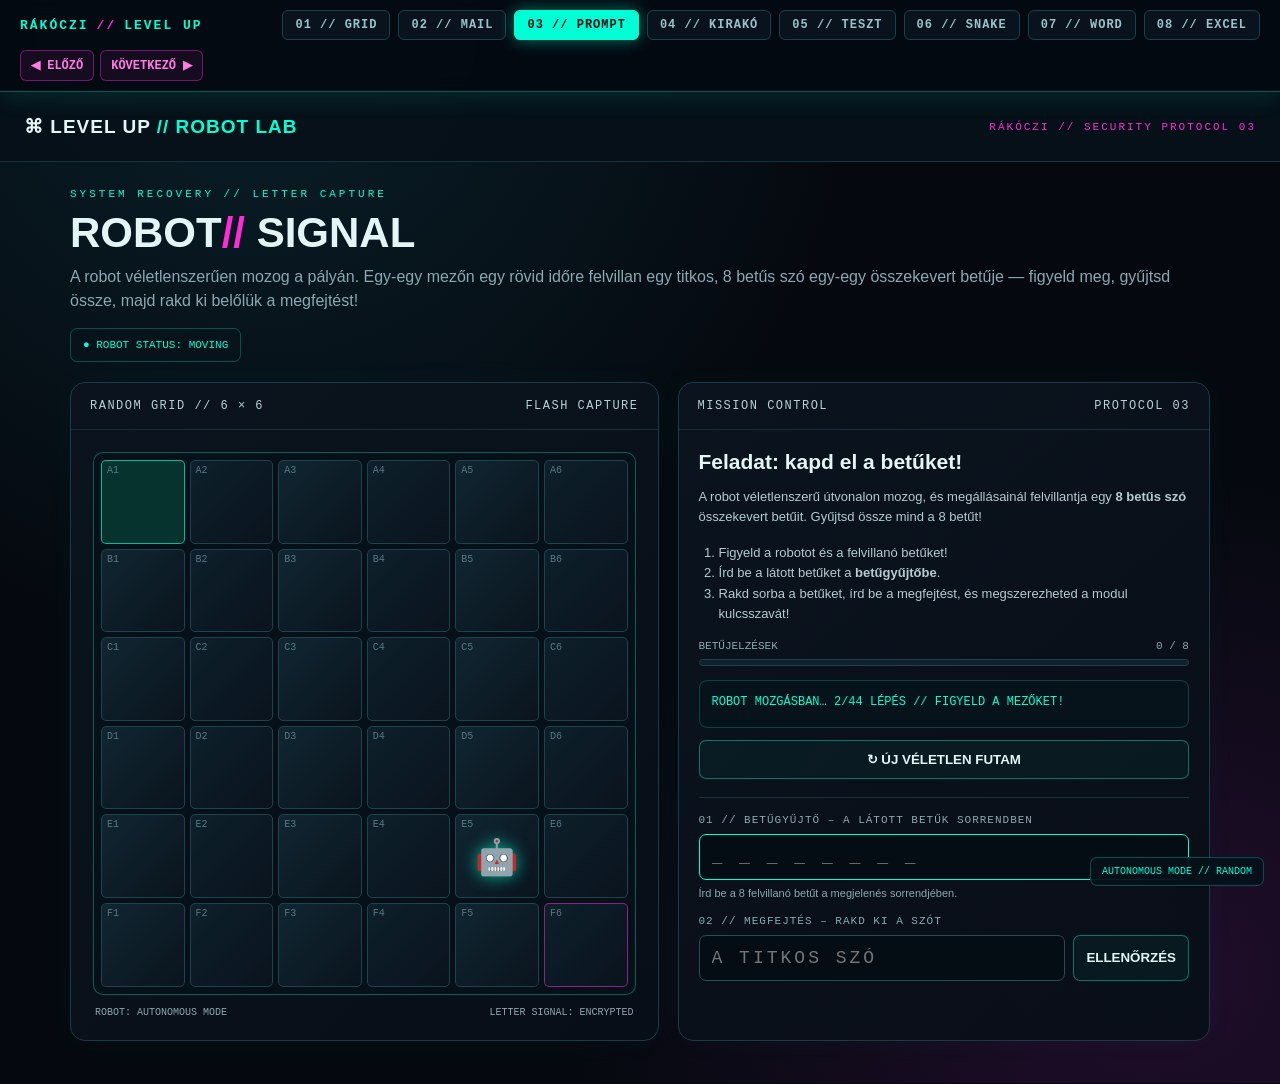
<file: 03_robot_prompt.html>
<!doctype html>
<html lang="hu">
<head>
<meta charset="utf-8"><meta name="viewport" content="width=device-width,initial-scale=1">
<title>ROBOT PROMPT // Rákóczi</title>
<style>
:root{--bg:#05090f;--panel:#0a111b;--line:#183641;--cyan:#00ffd5;--pink:#ff2bd6;--text:#e3f5f5;--muted:#8ba8b2;--gold:#ffd166;--green:#6dff9b}*{box-sizing:border-box}body{margin:0;min-height:100vh;background:radial-gradient(ellipse at 20% 0%,#09202a 0,transparent 42%),radial-gradient(ellipse at 90% 90%,#210d2b 0,transparent 36%),var(--bg);color:var(--text);font-family:Arial,Helvetica,sans-serif}body:before{content:"";position:fixed;inset:0;pointer-events:none;background:repeating-linear-gradient(0deg,transparent 0 3px,#fff04 4px);opacity:.12;z-index:5}.topbar{min-height:70px;display:flex;align-items:center;gap:15px;padding:14px 24px;border-bottom:1px solid #17323c;background:#061019ef}.brand{font-size:19px;font-weight:800;letter-spacing:1px}.brand span{color:var(--cyan)}.tag{margin-left:auto;color:var(--pink);font:11px Consolas,monospace;letter-spacing:2px}.app{max-width:1180px;margin:auto;padding:26px 20px 42px}.eyebrow{color:var(--cyan);font:11px Consolas,monospace;letter-spacing:3px;margin-bottom:9px}.heading{display:flex;align-items:flex-end;justify-content:space-between;gap:15px;flex-wrap:wrap;margin-bottom:20px}.heading h1{font-size:clamp(27px,4vw,42px);margin:0}.heading h1 span{color:var(--pink)}.heading p{color:var(--muted);line-height:1.5;margin:8px 0 0}.live{border:1px solid #00ffd544;color:var(--cyan);padding:10px 12px;border-radius:7px;font:11px Consolas,monospace}.layout{display:grid;grid-template-columns:minmax(0,1.05fr) minmax(300px,.95fr);gap:19px}.panel{border:1px solid #1a3b46;background:linear-gradient(140deg,#0b141ef5,#080e17f5);border-radius:15px;overflow:hidden;box-shadow:0 0 35px #00ffd508}.panel-head{padding:16px 19px;border-bottom:1px solid #17313b;display:flex;justify-content:space-between;gap:10px;color:#b5d0d6;font:12px Consolas,monospace;letter-spacing:1.5px}.board-wrap{padding:clamp(10px,2.5vw,22px)}.board{width:min(100%,580px);aspect-ratio:1;margin:auto;display:grid;grid-template-columns:repeat(6,1fr);grid-template-rows:repeat(6,1fr);gap:5px;padding:7px;border:1px solid #00ffd555;border-radius:10px;background:#061018;position:relative}.cell{position:relative;display:flex;align-items:center;justify-content:center;border:1px solid #20424d;border-radius:5px;background:linear-gradient(135deg,#0d202b,#0a131e);min-width:0;min-height:0;overflow:hidden}.cell:nth-child(odd){background:linear-gradient(135deg,#102631,#0a141e)}.coord{position:absolute;top:4px;left:5px;color:#577984;font:clamp(7px,1.3vw,10px) Consolas,monospace}.cell.start{border-color:#ff2bd688}.cell.goal{border-color:#00ffd5aa;background:#07332f}.robot{font-size:clamp(20px,4vw,35px);z-index:3;filter:drop-shadow(0 0 8px #00ffd5aa);animation:glow 1s infinite alternate;line-height:1}.letter-flash{position:absolute;inset:0;display:flex;align-items:center;justify-content:center;z-index:4;font-size:clamp(24px,4vw,40px);font-weight:900;color:#fff;text-shadow:0 0 8px var(--cyan),0 0 22px var(--pink);background:#061018eF;animation:letterPop 1s ease-out forwards}.cell.flash{animation:flash .75s ease}.board-footer{display:flex;justify-content:space-between;gap:8px;flex-wrap:wrap;margin:12px 2px 0;color:var(--muted);font:10px Consolas,monospace}.side{padding:20px}.side h2{font-size:21px;margin:0 0 10px}.side p,.side li{font-size:13px;line-height:1.55;color:#b4cbd0}.side ol{padding-left:20px}.meter-label{display:flex;justify-content:space-between;color:var(--muted);font:11px Consolas,monospace;margin:16px 0 7px}.meter{height:7px;background:#10212b;border-radius:9px;overflow:hidden;border:1px solid #21404b}.fill{height:100%;width:0;background:linear-gradient(90deg,var(--cyan),var(--pink));transition:width .2s}.notice{border:1px solid #00ffd533;background:#06131b;border-radius:8px;padding:12px;color:var(--cyan);font:12px Consolas,monospace;line-height:1.6;margin-top:14px;min-height:48px}.actions{display:flex;gap:8px;margin-top:12px}.btn{padding:11px 12px;border-radius:7px;border:1px solid #00ffd566;background:#00ffd50b;color:var(--text);font-weight:bold;cursor:pointer}.btn:hover{border-color:var(--pink);box-shadow:0 0 15px #00ffd51a}.btn:disabled{opacity:.45;cursor:not-allowed}.answer{margin-top:18px;padding-top:16px;border-top:1px solid #17313b}.answer label{display:block;font:11px Consolas,monospace;letter-spacing:1px;color:var(--muted);margin:0 0 8px}.input-row{display:flex;gap:8px}.answer input{min-width:0;width:100%;background:#050d14;border:1px solid #2b4a54;border-radius:7px;padding:12px;color:var(--cyan);font:18px Consolas,monospace;letter-spacing:3px;text-transform:uppercase;outline:none}.answer input:focus{border-color:var(--cyan)}.field-note{color:var(--muted);font-size:11px;line-height:1.45;margin:6px 0 13px}.feedback{font-size:12px;min-height:18px;margin-top:8px;color:var(--muted);line-height:1.5}.feedback.good{color:var(--green)}.feedback.bad{color:#ff6688}.bottom{position:fixed;right:16px;bottom:14px;border:1px solid #00ffd544;background:#06121aef;padding:8px 11px;border-radius:7px;font:10px Consolas,monospace;color:var(--cyan);z-index:8}@keyframes glow{from{filter:drop-shadow(0 0 4px #00ffd566)}to{filter:drop-shadow(0 0 12px #00ffd5)}}@keyframes flash{0%{background:#4d421c;box-shadow:0 0 20px #00ffd5}100%{background:linear-gradient(135deg,#0d202b,#0a131e)}}@keyframes letterPop{0%{opacity:0;transform:scale(.5)}15%{opacity:1;transform:scale(1.12)}65%{opacity:1;transform:scale(1)}100%{opacity:0;transform:scale(.9)}}@media(max-width:820px){.layout{grid-template-columns:1fr}.board{max-width:540px}.app{padding:20px 11px 40px}.topbar{padding:13px}.tag{font-size:9px}}@media(max-width:420px){.board{gap:3px;padding:4px}.coord{top:2px;left:2px}.side{padding:15px}}
</style>
</head>
<body>

<!-- LEVEL UP UNIFIED NAVIGATION -->
<style>
  .lu-navbar {
    position: sticky;
    top: 0;
    z-index: 9999;
    display: flex;
    flex-wrap: wrap;
    align-items: center;
    justify-content: space-between;
    gap: 10px;
    padding: 10px 20px;
    background: rgba(4, 10, 17, 0.96);
    border-bottom: 1px solid #00ffd555;
    box-shadow: 0 4px 24px rgba(0, 255, 213, 0.12);
    font-family: Consolas, 'Segoe UI', monospace;
    backdrop-filter: blur(8px);
  }
  .lu-nav-brand {
    color: #00ffd5;
    font-weight: 900;
    font-size: 13px;
    letter-spacing: 2px;
    display: flex;
    align-items: center;
    gap: 8px;
  }
  .lu-nav-brand span {
    color: #ff2bd6;
  }
  .lu-nav-links {
    display: flex;
    flex-wrap: wrap;
    gap: 8px;
    align-items: center;
  }
  .lu-nav-link {
    text-decoration: none;
    color: #9bc2c9;
    font-size: 12px;
    font-weight: 700;
    letter-spacing: 1px;
    padding: 7px 12px;
    border: 1px solid #1d3f4b;
    border-radius: 6px;
    background: #08131d;
    transition: all 0.2s ease;
  }
  .lu-nav-link:hover {
    color: #00ffd5;
    border-color: #00ffd5;
    box-shadow: 0 0 12px rgba(0, 255, 213, 0.25);
  }
  .lu-nav-link.active {
    color: #041016;
    background: #00ffd5;
    border-color: #00ffd5;
    box-shadow: 0 0 16px rgba(0, 255, 213, 0.45);
  }
  .lu-nav-arrows {
    display: flex;
    gap: 6px;
  }
  .lu-nav-arrow {
    text-decoration: none;
    color: #ff7ce5;
    font-size: 12px;
    font-weight: 700;
    padding: 7px 10px;
    border: 1px solid #ff2bd666;
    border-radius: 6px;
    background: rgba(255, 43, 214, 0.08);
    transition: all 0.2s ease;
  }
  .lu-nav-arrow:hover {
    background: rgba(255, 43, 214, 0.22);
    color: #fff;
    box-shadow: 0 0 12px rgba(255, 43, 214, 0.35);
  }
  @media (max-width: 720px) {
    .lu-navbar {
      padding: 8px 12px;
      justify-content: center;
    }
    .lu-nav-brand {
      width: 100%;
      justify-content: center;
    }
  }
</style>
<nav class="lu-navbar" aria-label="Feladatok közötti navigáció">
  <div class="lu-nav-brand">RÁKÓCZI <span>//</span> LEVEL UP</div>
  <div class="lu-nav-links">
    <a href="01_binary_grid.html" class="lu-nav-link">01 // GRID</a>
    <a href="02_level_up_mail.html" class="lu-nav-link">02 // MAIL</a>
    <a href="03_robot_prompt.html" class="lu-nav-link active">03 // PROMPT</a>
    <a href="04_kepkirako.html" class="lu-nav-link">04 // KIRAKÓ</a>
    <a href="05_kepszerkesztes_teszt.html" class="lu-nav-link">05 // TESZT</a>
    <a href="06_cyber_snake.html" class="lu-nav-link">06 // SNAKE</a>
    <a href="07_szovegszerkesztes.html" class="lu-nav-link">07 // WORD</a>
    <a href="08_tablazatkezeles.html" class="lu-nav-link">08 // EXCEL</a>
  </div>
  <div class="lu-nav-arrows">
    <a href="02_level_up_mail.html" class="lu-nav-arrow" title="Előző oldal">◀ ELŐZŐ</a>
    <a href="04_kepkirako.html" class="lu-nav-arrow" title="Következő oldal">KÖVETKEZŐ ▶</a>
  </div>
</nav>

<header class="topbar"><div class="brand">⌘ LEVEL UP <span>// ROBOT LAB</span></div><div class="tag">RÁKÓCZI // SECURITY PROTOCOL 03</div></header>
<main class="app"><div class="heading"><div><div class="eyebrow">SYSTEM RECOVERY // LETTER CAPTURE</div><h1>ROBOT<span>//</span> SIGNAL</h1><p>A robot véletlenszerűen mozog a pályán. Egy-egy mezőn egy rövid időre felvillan egy titkos, 8 betűs szó egy-egy összekevert betűje — figyeld meg, gyűjtsd össze, majd rakd ki belőlük a megfejtést!</p></div><div class="live">● ROBOT STATUS: <span id="status">INITIALIZING</span></div></div>
<div class="layout"><section class="panel"><div class="panel-head"><span>RANDOM GRID // 6 × 6</span><span>FLASH CAPTURE</span></div><div class="board-wrap"><div class="board" id="board" aria-label="6x6-os robotpálya"></div><div class="board-footer"><span>ROBOT: AUTONOMOUS MODE</span><span>LETTER SIGNAL: ENCRYPTED</span></div></div></section>
<aside class="panel"><div class="panel-head"><span>MISSION CONTROL</span><span>PROTOCOL 03</span></div><div class="side"><h2>Feladat: kapd el a betűket!</h2><p>A robot véletlenszerű útvonalon mozog, és megállásainál felvillantja egy <b>8 betűs szó</b> összekevert betűit. Gyűjtsd össze mind a 8 betűt!</p><ol><li>Figyeld a robotot és a felvillanó betűket!</li><li>Írd be a látott betűket a <b>betűgyűjtőbe</b>.</li><li>Rakd sorba a betűket, írd be a megfejtést, és megszerezheted a modul kulcsszavát!</li></ol><div class="meter-label"><span>BETŰJELZÉSEK</span><span id="progressText">0 / 8</span></div><div class="meter"><div class="fill" id="fill"></div></div><div class="notice" id="notice" aria-live="polite">ROBOT INDÍTÁSA… FIGYELD A MEZŐKET!</div><div class="actions"><button class="btn" id="restart" style="width:100%">↻ ÚJ VÉLETLEN FUTAM</button></div>
<div class="answer"><label for="collector">01 // BETŰGYŰJTŐ – A LÁTOTT BETŰK SORRENDBEN</label><input id="collector" maxlength="8" placeholder="_ _ _ _ _ _ _ _" autocomplete="off" aria-label="A felvillanó betűk begyűjtése"><div class="field-note">Írd be a 8 felvillanó betűt a megjelenés sorrendjében.</div><label for="solution">02 // MEGFEJTÉS – RAKD KI A SZÓT</label><div class="input-row"><input id="solution" maxlength="8" placeholder="A TITKOS SZÓ" autocomplete="off" aria-label="A megfejtett szó"><button class="btn" id="check">ELLENŐRZÉS</button></div><div class="feedback" id="feedback" aria-live="polite"></div></div></div></aside></div></main><div class="bottom">AUTONOMOUS MODE // RANDOM</div>
<script>
const board=document.getElementById('board');
const cells=[];
let timer=null,flashTimer=null,sequence=[],signalIndex=0,moveIndex=0,robotPos={r:5,c:5},lastPos={r:5,c:4},signalMoves=[];
let TOTAL_MOVES=44, MOVE_DELAY=350, STOP_DELAY=850;
for(let r=0;r<6;r++)for(let c=0;c<6;c++){
  const el=document.createElement('div');el.className='cell';el.id=`cell-${r}-${c}`;
  const coord=document.createElement('span');coord.className='coord';coord.textContent=String.fromCharCode(65+r)+(c+1);el.appendChild(coord);
  if(r===0&&c===0)el.classList.add('goal');if(r===5&&c===5)el.classList.add('start');board.appendChild(el);cells.push(el)
}
const robot=document.createElement('span');robot.className='robot';robot.textContent='🤖';robot.setAttribute('aria-label','mozgó robot');

function shuffleLetters(){
  const a=['I','N','T','E','R','N','E','T'];
  for(let i=a.length-1;i>0;i--){
    const j=Math.floor(Math.random()*(i+1));
    [a[i],a[j]]=[a[j],a[i]];
  }
  return a;
}

function randomNext(){
  const opts=[];if(robotPos.r>0)opts.push({r:robotPos.r-1,c:robotPos.c});if(robotPos.r<5)opts.push({r:robotPos.r+1,c:robotPos.c});if(robotPos.c>0)opts.push({r:robotPos.r,c:robotPos.c-1});if(robotPos.c<5)opts.push({r:robotPos.r,c:robotPos.c+1});
  const nonBack=opts.filter(p=>!(p.r===lastPos.r&&p.c===lastPos.c));const pool=nonBack.length?nonBack:opts;return pool[Math.floor(Math.random()*pool.length)]
}

function placeRobot(){document.querySelectorAll('.robot').forEach(x=>x.remove());cells[robotPos.r*6+robotPos.c].appendChild(robot)}

function flashLetter(letter){
  const cell=cells[robotPos.r*6+robotPos.c];cell.classList.remove('flash');void cell.offsetWidth;cell.classList.add('flash');
  const old=cell.querySelector('.letter-flash');if(old)old.remove();const el=document.createElement('span');el.className='letter-flash';el.textContent=letter;cell.appendChild(el);
  flashTimer=setTimeout(()=>el.remove(),700)
}

function setProgress(){
  document.getElementById('progressText').textContent=`${signalIndex} / 8`;
  document.getElementById('fill').style.width=(signalIndex/8*100)+'%';
}

function finish(){
  if(timer){clearTimeout(timer);timer=null}
  if(flashTimer){clearTimeout(flashTimer);flashTimer=null}
  document.getElementById('status').textContent='SIGNAL COMPLETE';
  document.getElementById('notice').textContent='MIND A 8 BETŰ MEGJELENT // ÍRD BE ŐKET, MAJD FEJTSD MEG A SZÓT!';
  document.getElementById('collector').focus();
}

function move(){
  timer=null;
  if(moveIndex>=TOTAL_MOVES||signalIndex>=8){finish();return}
  lastPos={...robotPos};robotPos=randomNext();placeRobot();moveIndex++;
  document.getElementById('notice').textContent=`ROBOT MOZGÁSBAN… ${moveIndex}/${TOTAL_MOVES} LÉPÉS // FIGYELD A MEZŐKET!`;
  if(signalMoves.includes(moveIndex) && signalIndex<8){
    const letter=sequence[signalIndex];
    flashLetter(letter);
    signalIndex++;
    setProgress();
    document.getElementById('notice').textContent=`JELFELFOGÁS ${signalIndex}/8 // BETŰ FELVILLANT!`;
    timer=setTimeout(()=>{if(signalIndex>=8)finish();else timer=setTimeout(move,MOVE_DELAY)},STOP_DELAY);
  }else if(moveIndex>=TOTAL_MOVES){finish()}
  else timer=setTimeout(move,MOVE_DELAY)
}

function start(){
  if(timer){clearTimeout(timer);timer=null}
  if(flashTimer){clearTimeout(flashTimer);flashTimer=null}
  signalIndex=0;moveIndex=0;
  sequence=shuffleLetters();
  robotPos={r:5,c:5};lastPos={r:5,c:4};
  signalMoves=[5, 10, 15, 20, 25, 30, 35, 40];
  document.querySelectorAll('.letter-flash').forEach(x=>x.remove());
  document.querySelectorAll('.cell.flash').forEach(x=>x.classList.remove('flash'));
  document.getElementById('collector').value='';
  document.getElementById('solution').value='';
  document.getElementById('feedback').textContent='';
  document.getElementById('feedback').className='feedback';
  document.getElementById('status').textContent='MOVING';
  document.getElementById('notice').textContent='ROBOT INDULT… FIGYELD A FELVILLANÁSOKAT!';
  setProgress();
  placeRobot();
  document.getElementById('collector').focus();
  timer=setTimeout(move,MOVE_DELAY)
}

function check(){
  const answer=document.getElementById('solution').value.trim().toUpperCase().replace(/\s/g,'');
  const f=document.getElementById('feedback');
  if(signalIndex<8){
    f.textContent='A robot még nem mutatta meg mind a 8 betűt. Várj amíg végigmegy!';
    f.className='feedback bad';
    return;
  }
  if(answer==='INTERNET'){
    f.innerHTML='✓ HELYES MEGFEJTÉS // KULCSSZÓ: <span style="display:inline-block;margin:4px 0;padding:3px 10px;border:1px solid #00ffd5;border-radius:5px;background:#00ffd51a;color:#00ffd5;font-weight:900;font-size:15px;letter-spacing:3px">MIKROBI</span><br><a href="04_kepkirako.html" style="display:inline-block;margin-top:10px;padding:8px 14px;border-radius:6px;background:#00ffd5;color:#05090f;font-weight:bold;text-decoration:none;letter-spacing:1px">TOVÁBB A 04. MODULRA (KÉPKIRAKÓ) ▶</a>';
    f.className='feedback good';
    document.getElementById('notice').textContent='HOZZÁFÉRÉS ENGEDÉLYEZVE // KULCSSZÓ MEGSZERZVE';
    document.getElementById('status').textContent='UNLOCKED';
  } else {
    f.textContent='✕ HELYTELEN MEGFEJTÉS // Rendezd sorba az összegyűjtött 8 betűt!';
    f.className='feedback bad';
  }
}

document.getElementById('restart').addEventListener('click',start);
document.getElementById('check').addEventListener('click',check);
document.getElementById('solution').addEventListener('keydown',e=>{if(e.key==='Enter')check()});
window.addEventListener('load',()=>setTimeout(start,250));
</script>
</body>
</html>
</file>
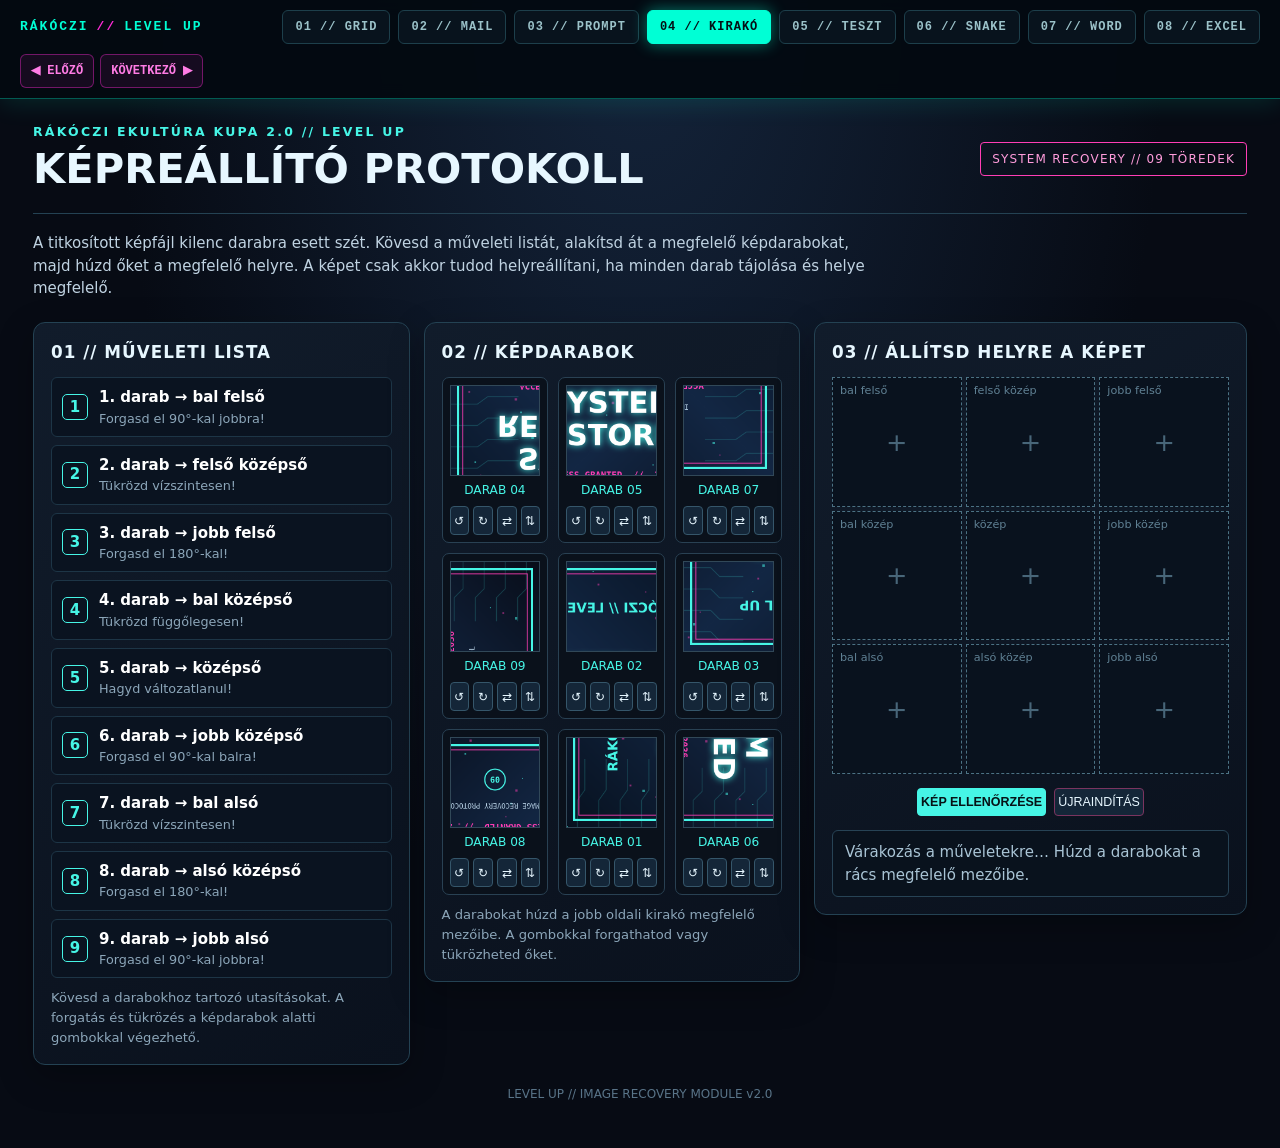
<file: 04_kepkirako.html>
<!DOCTYPE html>
<html lang="hu">
<head>
<meta charset="UTF-8"><meta name="viewport" content="width=device-width, initial-scale=1.0">
<title>LEVEL UP // Képreállító</title>
<style>
:root{--bg:#070b14;--panel:#101827;--line:#244253;--cyan:#46f5e6;--pink:#ff3eb5;--text:#e7f7ff;--muted:#8ca6b9;--green:#6cff9a}
*{box-sizing:border-box}body{margin:0;background:radial-gradient(ellipse at top,#14243b 0,#070b14 58%);color:var(--text);font:15px/1.5 system-ui,Segoe UI,Arial,sans-serif}main{max-width:1250px;margin:auto;padding:24px 18px 45px}.eyebrow{color:var(--cyan);letter-spacing:.18em;font-size:.78rem;font-weight:800}.header{display:flex;justify-content:space-between;align-items:center;gap:16px;border-bottom:1px solid var(--line);padding-bottom:18px}.header h1{margin:4px 0;font-size:clamp(1.6rem,4vw,2.6rem);line-height:1.1}.status{border:1px solid var(--pink);color:#ff9cdb;padding:7px 11px;border-radius:4px;font-size:.75rem;letter-spacing:.1em;white-space:nowrap}.intro{color:#c0d3e2;max-width:850px;margin:18px 0 22px}.layout{display:grid;grid-template-columns:minmax(0,1fr) minmax(0,1fr) minmax(0,1.15fr);gap:14px;align-items:start}.panel{background:linear-gradient(150deg,#111c2b,#0a111d);border:1px solid var(--line);border-radius:12px;padding:17px;box-shadow:0 12px 35px #0004}.panel h2{font-size:1.05rem;letter-spacing:.06em;margin:0 0 12px}.instructions{display:grid;gap:8px}.instruction{display:grid;grid-template-columns:28px 1fr;gap:9px;align-items:center;background:#0a1320;border:1px solid #1d3546;padding:8px 10px;border-radius:6px}.num{display:grid;place-items:center;width:26px;height:26px;border:1px solid var(--cyan);color:var(--cyan);border-radius:5px;font-weight:800}.instruction strong{color:#fff}.instruction small{display:block;color:var(--muted);font-size:.8rem}.tiles{display:grid;grid-template-columns:repeat(3,minmax(0,1fr));gap:10px;margin-top:12px}.tile{min-width:0;background:#0a111b;border:1px solid #294153;border-radius:7px;padding:7px;text-align:center;cursor:grab;touch-action:manipulation}.tile:focus{outline:2px solid var(--cyan)}.tile.dragging{opacity:.4}.tile canvas{width:100%;aspect-ratio:1;display:block;border:1px solid #314858;background:#111}.tile-label{font-size:.76rem;color:var(--cyan);margin:5px 0 7px}.controls{display:grid;grid-template-columns:repeat(4,1fr);gap:4px}.controls button,.btn{border:1px solid #35566a;background:#142638;color:var(--text);padding:6px 3px;border-radius:4px;cursor:pointer;font-size:.78rem}.controls button:hover,.btn:hover{border-color:var(--cyan);color:var(--cyan)}.controls button:focus-visible,.btn:focus-visible{outline:2px solid var(--cyan)}.subnote{font-size:.82rem;color:var(--muted);margin:10px 0 0}.board{display:grid;grid-template-columns:repeat(3,minmax(0,1fr));gap:4px;max-width:650px;margin:0 auto}.slot{position:relative;aspect-ratio:1;border:1px dashed #4c7284;background:#09121e;display:grid;place-items:center;overflow:hidden}.slot:before{content:attr(data-place);position:absolute;top:5px;left:7px;color:#608194;font-size:.7rem;z-index:2;pointer-events:none}.slot.over{border:2px solid var(--cyan);background:#15303b}.slot canvas{width:100%;height:100%;display:block}.slot .empty{color:#486679;font-size:1.6rem}.board-actions{display:flex;flex-wrap:wrap;gap:8px;justify-content:center;margin-top:14px}.btn.primary{background:var(--cyan);color:#061216;border-color:var(--cyan);font-weight:900}.btn.reset{border-color:#7b345f}.feedback{min-height:45px;margin-top:14px;border:1px solid #274355;background:#09121d;border-radius:6px;padding:10px 12px;color:#a9c4d5}.feedback.good{border-color:var(--green);color:var(--green)}.feedback.bad{border-color:var(--pink);color:#ff9cdb}.success{display:none;margin-top:16px;padding:18px;text-align:center;border:1px solid var(--green);border-radius:9px;background:#0b201b}.success.show{display:block}.success h2{color:var(--green);font-size:1.3rem}.password{font-size:1.8rem;letter-spacing:.25em;color:var(--cyan);font-weight:900}.foot{color:#597488;text-align:center;font-size:.75rem;margin-top:20px}@media(max-width:1050px){.layout{grid-template-columns:repeat(2,minmax(0,1fr))}.layout>.panel:last-child{grid-column:1/-1}}@media(max-width:680px){.layout{grid-template-columns:1fr}.layout>.panel:last-child{grid-column:auto}.header{align-items:flex-start;flex-direction:column}.status{white-space:normal}.tiles{grid-template-columns:repeat(3,minmax(0,1fr))}}@media(max-width:420px){main{padding:16px 10px}.panel{padding:12px}.controls button{font-size:.7rem}.tile{padding:4px}.tile-label{font-size:.7rem}}
</style>
</head>
<body>
<!-- LEVEL UP UNIFIED NAVIGATION -->
<style>
  .lu-navbar {
    position: sticky;
    top: 0;
    z-index: 9999;
    display: flex;
    flex-wrap: wrap;
    align-items: center;
    justify-content: space-between;
    gap: 10px;
    padding: 10px 20px;
    background: rgba(4, 10, 17, 0.96);
    border-bottom: 1px solid #00ffd555;
    box-shadow: 0 4px 24px rgba(0, 255, 213, 0.12);
    font-family: Consolas, 'Segoe UI', monospace;
    backdrop-filter: blur(8px);
  }
  .lu-nav-brand {
    color: #00ffd5;
    font-weight: 900;
    font-size: 13px;
    letter-spacing: 2px;
    display: flex;
    align-items: center;
    gap: 8px;
  }
  .lu-nav-brand span {
    color: #ff2bd6;
  }
  .lu-nav-links {
    display: flex;
    flex-wrap: wrap;
    gap: 8px;
    align-items: center;
  }
  .lu-nav-link {
    text-decoration: none;
    color: #9bc2c9;
    font-size: 12px;
    font-weight: 700;
    letter-spacing: 1px;
    padding: 7px 12px;
    border: 1px solid #1d3f4b;
    border-radius: 6px;
    background: #08131d;
    transition: all 0.2s ease;
  }
  .lu-nav-link:hover {
    color: #00ffd5;
    border-color: #00ffd5;
    box-shadow: 0 0 12px rgba(0, 255, 213, 0.25);
  }
  .lu-nav-link.active {
    color: #041016;
    background: #00ffd5;
    border-color: #00ffd5;
    box-shadow: 0 0 16px rgba(0, 255, 213, 0.45);
  }
  .lu-nav-arrows {
    display: flex;
    gap: 6px;
  }
  .lu-nav-arrow {
    text-decoration: none;
    color: #ff7ce5;
    font-size: 12px;
    font-weight: 700;
    padding: 7px 10px;
    border: 1px solid #ff2bd666;
    border-radius: 6px;
    background: rgba(255, 43, 214, 0.08);
    transition: all 0.2s ease;
  }
  .lu-nav-arrow:hover {
    background: rgba(255, 43, 214, 0.22);
    color: #fff;
    box-shadow: 0 0 12px rgba(255, 43, 214, 0.35);
  }
  @media (max-width: 720px) {
    .lu-navbar {
      padding: 8px 12px;
      justify-content: center;
    }
    .lu-nav-brand {
      width: 100%;
      justify-content: center;
    }
  }
</style>
<nav class="lu-navbar" aria-label="Feladatok közötti navigáció">
  <div class="lu-nav-brand">RÁKÓCZI <span>//</span> LEVEL UP</div>
  <div class="lu-nav-links">
    <a href="01_binary_grid.html" class="lu-nav-link">01 // GRID</a>
    <a href="02_level_up_mail.html" class="lu-nav-link">02 // MAIL</a>
    <a href="03_robot_prompt.html" class="lu-nav-link">03 // PROMPT</a>
    <a href="04_kepkirako.html" class="lu-nav-link active">04 // KIRAKÓ</a>
    <a href="05_kepszerkesztes_teszt.html" class="lu-nav-link">05 // TESZT</a>
    <a href="06_cyber_snake.html" class="lu-nav-link">06 // SNAKE</a>
    <a href="07_szovegszerkesztes.html" class="lu-nav-link">07 // WORD</a>
    <a href="08_tablazatkezeles.html" class="lu-nav-link">08 // EXCEL</a>
  </div>
  <div class="lu-nav-arrows">
    <a href="03_robot_prompt.html" class="lu-nav-arrow" title="Előző oldal">◀ ELŐZŐ</a>
    <a href="05_kepszerkesztes_teszt.html" class="lu-nav-arrow" title="Következő oldal">KÖVETKEZŐ ▶</a>
  </div>
</nav>
<main>
<div class="header"><div><div class="eyebrow">RÁKÓCZI EKULTÚRA KUPA 2.0 // LEVEL UP</div><h1>KÉPREÁLLÍTÓ PROTOKOLL</h1></div><div class="status">SYSTEM RECOVERY // 09 TÖREDEK</div></div>
<p class="intro">A titkosított képfájl kilenc darabra esett szét. Kövesd a műveleti listát, alakítsd át a megfelelő képdarabokat, majd húzd őket a megfelelő helyre. A képet csak akkor tudod helyreállítani, ha minden darab tájolása és helye megfelelő.</p>
<div class="layout">
<section class="panel"><h2>01 // MŰVELETI LISTA</h2><div class="instructions" id="instructions"></div><p class="subnote">Kövesd a darabokhoz tartozó utasításokat. A forgatás és tükrözés a képdarabok alatti gombokkal végezhető.</p></section>
<section class="panel"><h2>02 // KÉPDARABOK</h2><div id="tiles" class="tiles"></div><p class="subnote">A darabokat húzd a jobb oldali kirakó megfelelő mezőibe. A gombokkal forgathatod vagy tükrözheted őket.</p></section>
<section class="panel"><h2>03 // ÁLLÍTSD HELYRE A KÉPET</h2><div class="board" id="board"></div><div class="board-actions"><button class="btn primary" id="check">KÉP ELLENŐRZÉSE</button><button class="btn reset" id="reset">ÚJRAINDÍTÁS</button></div><div class="feedback" id="feedback" aria-live="polite">Várakozás a műveletekre… Húzd a darabokat a rács megfelelő mezőibe.</div><div class="success" id="success"><h2>✓ SIKERES KÉPREÁLLÍTÁS</h2><div class="password">CYBER</div><p style="margin-top:12px"><a href="05_kepszerkesztes_teszt.html" style="display:inline-block;padding:8px 16px;border-radius:6px;background:#46f5e6;color:#061216;font-weight:bold;text-decoration:none;letter-spacing:1px">TOVÁBB A 05. MODULRA (KÉPSZERKESZTÉS) ▶</a></p></div></section>
</div><div class="foot">LEVEL UP // IMAGE RECOVERY MODULE v2.0</div>
</main>
<script>
const N=3, SIZE=300;
const operations=[
 {id:1,place:'bal felső',op:'Forgasd el 90°-kal jobbra!',kind:'rotate',value:90},
 {id:2,place:'felső középső',op:'Tükrözd vízszintesen!',kind:'flipH'},
 {id:3,place:'jobb felső',op:'Forgasd el 180°-kal!',kind:'rotate',value:180},
 {id:4,place:'bal középső',op:'Tükrözd függőlegesen!',kind:'flipV'},
 {id:5,place:'középső',op:'Hagyd változatlanul!',kind:'none'},
 {id:6,place:'jobb középső',op:'Forgasd el 90°-kal balra!',kind:'rotate',value:-90},
 {id:7,place:'bal alsó',op:'Tükrözd vízszintesen!',kind:'flipH'},
 {id:8,place:'alsó középső',op:'Forgasd el 180°-kal!',kind:'rotate',value:180},
 {id:9,place:'jobb alsó',op:'Forgasd el 90°-kal jobbra!',kind:'rotate',value:90}
];
const state={}; let dragId=null; let originalCanvas=null;
function makeSource(){const c=document.createElement('canvas');c.width=c.height=900;const x=c.getContext('2d');
 const g=x.createLinearGradient(0,0,900,900);g.addColorStop(0,'#07111f');g.addColorStop(.5,'#132744');g.addColorStop(1,'#080d19');x.fillStyle=g;x.fillRect(0,0,900,900);
 // subtle circuit pattern
 x.strokeStyle='rgba(70,245,230,.19)';x.lineWidth=3;for(let i=0;i<12;i++){let y=35+i*72;x.beginPath();x.moveTo(0,y);x.lineTo(90,y);x.lineTo(125,y+25);x.lineTo(230,y+25);x.stroke();x.beginPath();x.moveTo(900,y+30);x.lineTo(810,y+30);x.lineTo(780,y);x.lineTo(700,y);x.stroke();}
 for(let i=0;i<45;i++){x.fillStyle=i%2?'rgba(255,62,181,.5)':'rgba(70,245,230,.55)';x.fillRect((i*137)%900,(i*211)%900,4+(i%3)*2,4+(i%3)*2)}
 x.strokeStyle='#46f5e6';x.lineWidth=8;x.strokeRect(24,24,852,852);x.strokeStyle='rgba(255,62,181,.85)';x.lineWidth=3;x.strokeRect(40,40,820,820);
 x.textAlign='center';x.fillStyle='#46f5e6';x.font='bold 45px system-ui';x.fillText('RÁKÓCZI // LEVEL UP',450,170);
 x.fillStyle='#ffffff';x.font='900 98px system-ui';x.shadowColor='#46f5e6';x.shadowBlur=25;x.fillText('SYSTEM',450,390);x.fillText('RESTORED',450,500);x.shadowBlur=0;
 x.fillStyle='#ff3eb5';x.font='bold 30px monospace';x.fillText('ACCESS GRANTED  //  2036',450,610);
 x.fillStyle='#b4cde1';x.font='24px monospace';x.fillText('IMAGE RECOVERY PROTOCOL',450,680);
 x.strokeStyle='#46f5e6';x.lineWidth=4;x.beginPath();x.arc(450,760,35,0,Math.PI*2);x.stroke();x.fillStyle='#46f5e6';x.font='bold 28px monospace';x.fillText('09',450,770);
 return c;}
function transformCanvas(id,small=false){const s=state[id];const size=small?150:300;const c=document.createElement('canvas');c.width=c.height=size;const ctx=c.getContext('2d');ctx.clearRect(0,0,size,size);ctx.save();ctx.translate(size/2,size/2);ctx.rotate(s.angle*Math.PI/180);ctx.scale(s.flipH?-1:1,s.flipV?-1:1);const sourceSize=SIZE;ctx.drawImage(originalCanvas,((id-1)%3)*SIZE,Math.floor((id-1)/3)*SIZE,SIZE,SIZE,-size/2,-size/2,size,size);ctx.restore();return c;}
function renderTile(id){const tile=document.querySelector(`[data-tile="${id}"]`);if(!tile)return;const old=tile.querySelector('canvas');if(old)old.remove();const c=transformCanvas(id,true);tile.insertBefore(c,tile.querySelector('.tile-label'));}
function renderSlot(index){const slot=document.querySelector(`[data-slot="${index}"]`);slot.innerHTML='';slot.dataset.place=['bal felső','felső közép','jobb felső','bal közép','közép','jobb közép','bal alsó','alsó közép','jobb alsó'][index];const id=state.slots[index];if(id){const c=transformCanvas(id);c.style.width='100%';c.style.height='100%';slot.appendChild(c);slot.dataset.occupied=id;}else{slot.innerHTML='<span class="empty">+</span>';slot.dataset.occupied='';}}
function renderAll(){for(let i=0;i<9;i++)renderSlot(i);for(let id=1;id<=9;id++)renderTile(id);}
function apply(id,kind,value){const s=state[id];if(kind==='rotate')s.angle=((s.angle+value)%360+360)%360;else if(kind==='flipH')s.flipH=!s.flipH;else if(kind==='flipV')s.flipV=!s.flipV;renderTile(id);for(let i=0;i<9;i++)if(state.slots[i]===id)renderSlot(i);document.getElementById('feedback').className='feedback';document.getElementById('feedback').textContent=`${id}. darab módosítva. Folytasd a műveleti lista szerint.`;document.getElementById('success').classList.remove('show');}
function createUI(){const ins=document.getElementById('instructions'),tiles=document.getElementById('tiles'),board=document.getElementById('board');operations.forEach(o=>{const d=document.createElement('div');d.className='instruction';d.innerHTML=`<span class="num">${o.id}</span><div><strong>${o.id}. darab → ${o.place}</strong><small>${o.op}</small></div>`;ins.appendChild(d)});
 // Initial transforms are the inverse of the instructions.
 operations.forEach(o=>{let angle=0,flipH=false,flipV=false;if(o.kind==='rotate')angle=(-o.value+360)%360; if(o.kind==='flipH')flipH=true;if(o.kind==='flipV')flipV=true;state[o.id]={angle,flipH,flipV};const t=document.createElement('div');t.className='tile';t.draggable=true;t.tabIndex=0;t.dataset.tile=o.id;t.innerHTML=`<div class="tile-label">DARAB ${String(o.id).padStart(2,'0')}</div><div class="controls"><button type="button" data-act="left" title="Forgatás balra">↺</button><button type="button" data-act="right" title="Forgatás jobbra">↻</button><button type="button" data-act="h" title="Vízszintes tükrözés">⇄</button><button type="button" data-act="v" title="Függőleges tükrözés">⇅</button></div>`;t.addEventListener('dragstart',e=>{dragId=o.id;t.classList.add('dragging');e.dataTransfer.setData('text/plain',String(o.id));e.dataTransfer.effectAllowed='move'});t.addEventListener('dragend',()=>{t.classList.remove('dragging');dragId=null});t.addEventListener('click',e=>{const a=e.target.dataset.act;if(!a)return;e.stopPropagation();if(a==='left')apply(o.id,'rotate',-90);if(a==='right')apply(o.id,'rotate',90);if(a==='h')apply(o.id,'flipH');if(a==='v')apply(o.id,'flipV')});tiles.appendChild(t)});
 for(let i=0;i<9;i++){state.slots??=[];state.slots[i]=null;const s=document.createElement('div');s.className='slot';s.dataset.slot=i;s.dataset.place='';s.addEventListener('dragover',e=>{e.preventDefault();s.classList.add('over')});s.addEventListener('dragleave',()=>s.classList.remove('over'));s.addEventListener('drop',e=>{e.preventDefault();s.classList.remove('over');const id=Number(e.dataTransfer.getData('text/plain'))||dragId;if(!id)return;const existing=state.slots[i];const from=state.slots.indexOf(id);if(from>=0)state.slots[from]=existing||null;state.slots[i]=id;renderAll()});s.addEventListener('click',()=>{if(dragId){state.slots[i]=dragId;renderAll()}});board.appendChild(s)}
}
function check(){const feedback=document.getElementById('feedback');let allPlaced=state.slots.every(Boolean);if(!allPlaced){feedback.className='feedback bad';feedback.textContent='Még nincs mind a kilenc képdarab a rácsban. Helyezd el mindegyiket!';return}
 for(let i=0;i<9;i++){const id=state.slots[i];if(id!==i+1){feedback.className='feedback bad';feedback.textContent='A kép még nem állt helyre. Ellenőrizd a darabok helyét a műveleti lista alapján!';return}}
 for(let id=1;id<=9;id++){const s=state[id];if(s.angle!==0||s.flipH||s.flipV){feedback.className='feedback bad';feedback.textContent=`A ${id}. darab tájolása még nem megfelelő. Nézd meg újra a hozzá tartozó utasítást!`;return}}
 feedback.className='feedback good';feedback.innerHTML='✓ MINDEN ELLENŐRZÉS SIKERES! KULCSSZÓ: <span style="display:inline-block;margin:4px 0;padding:3px 10px;border:1px solid #00ffd5;border-radius:5px;background:#00ffd51a;color:#00ffd5;font-weight:900;font-size:15px;letter-spacing:3px">CYBER</span>';document.getElementById('success').classList.add('show');}
function reset(){state.slots=Array(9).fill(null);operations.forEach(o=>{state[o.id]={angle:o.kind==='rotate'?((-o.value+360)%360):0,flipH:o.kind==='flipH',flipV:o.kind==='flipV'}});document.getElementById('success').classList.remove('show');const f=document.getElementById('feedback');f.className='feedback';f.textContent='Újraindítva. Húzd a darabokat a rács megfelelő mezőibe, majd végezd el a műveleteket.';renderAll()}
originalCanvas=makeSource();createUI();
// Shuffle starting tile order so the tray behaves like a real puzzle.
const tray=document.getElementById('tiles');[...tray.children].sort(()=>Math.random()-.5).forEach(n=>tray.appendChild(n));renderAll();
document.getElementById('check').addEventListener('click',check);document.getElementById('reset').addEventListener('click',reset);
</script></body></html>
</file>
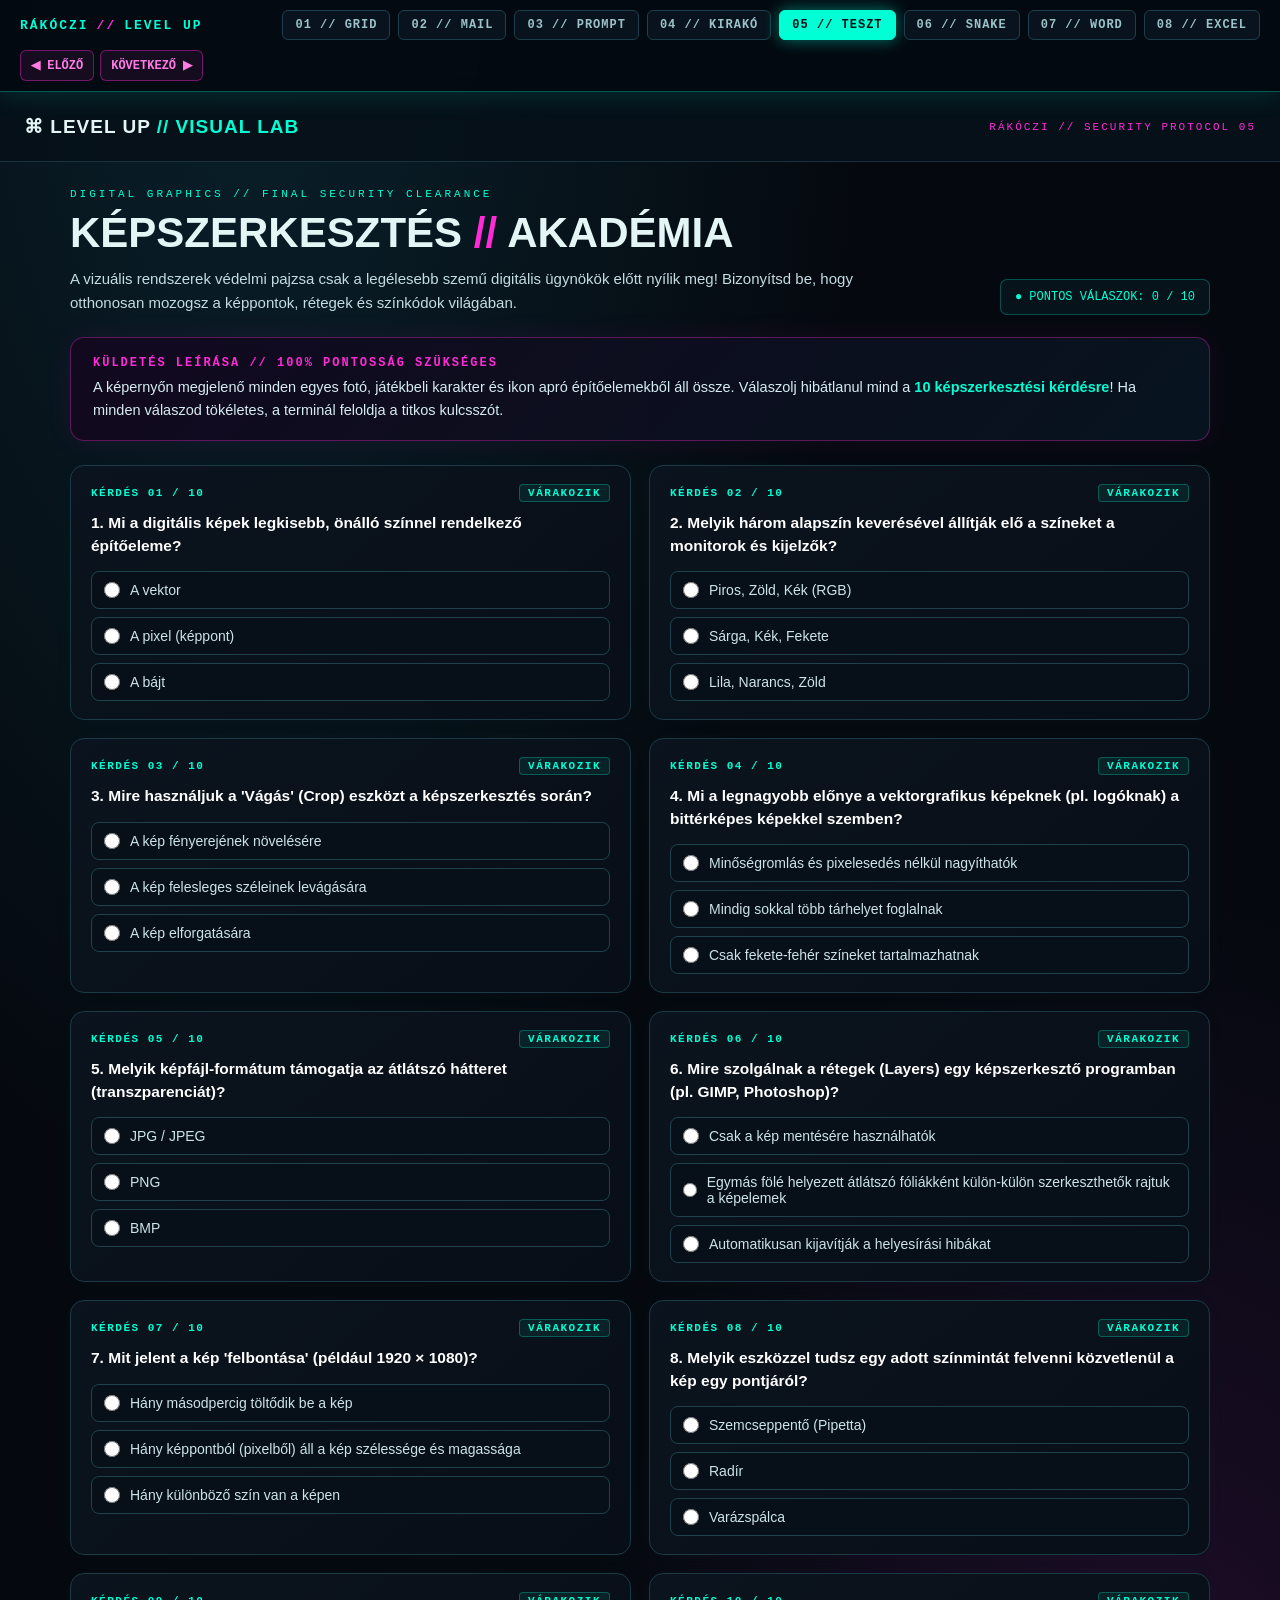
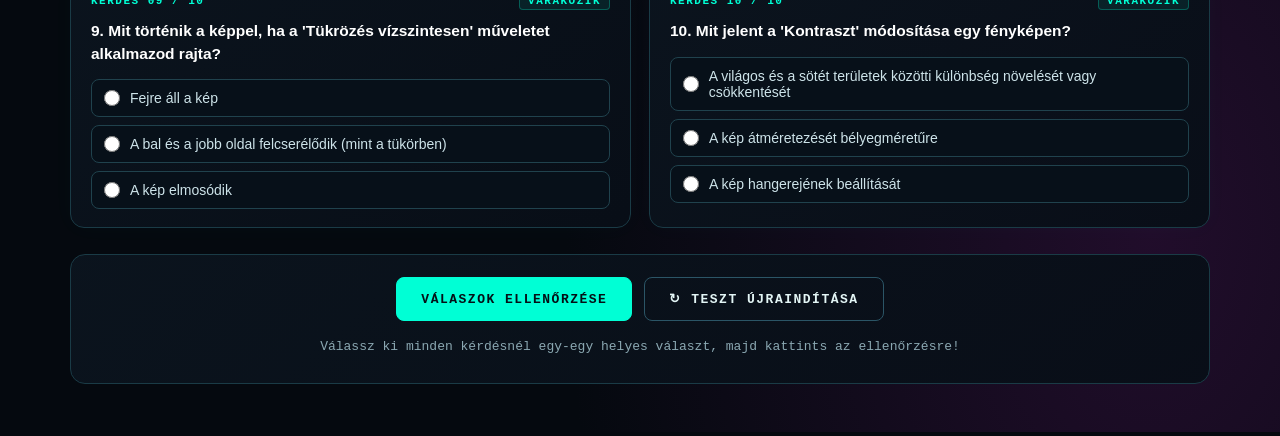
<file: 05_kepszerkesztes_teszt.html>
<!doctype html>
<html lang="hu">
<head>
<meta charset="utf-8"><meta name="viewport" content="width=device-width,initial-scale=1">
<title>LEVEL UP // KÉPSZERKESZTÉS TESZT</title>
<style>
:root{--bg:#05090f;--panel:#0a111b;--line:#183641;--cyan:#00ffd5;--pink:#ff2bd6;--text:#e3f5f5;--muted:#8ba8b2;--gold:#ffd166;--green:#6dff9b;--red:#ff4c75}
*{box-sizing:border-box}
body{margin:0;min-height:100vh;background:radial-gradient(ellipse at 20% 0%,#09202a 0,transparent 42%),radial-gradient(ellipse at 90% 90%,#210d2b 0,transparent 36%),var(--bg);color:var(--text);font-family:Arial,Helvetica,sans-serif}
body:before{content:"";position:fixed;inset:0;pointer-events:none;background:repeating-linear-gradient(0deg,transparent 0 3px,#fff04 4px);opacity:.12;z-index:5}
.topbar{min-height:70px;display:flex;align-items:center;gap:15px;padding:14px 24px;border-bottom:1px solid #17323c;background:#061019ef}
.brand{font-size:19px;font-weight:800;letter-spacing:1px}.brand span{color:var(--cyan)}
.tag{margin-left:auto;color:var(--pink);font:11px Consolas,monospace;letter-spacing:2px}
.app{max-width:1180px;margin:auto;padding:26px 20px 48px}
.eyebrow{color:var(--cyan);font:11px Consolas,monospace;letter-spacing:3px;margin-bottom:9px}
.heading{display:flex;align-items:flex-end;justify-content:space-between;gap:15px;flex-wrap:wrap;margin-bottom:22px}
.heading h1{font-size:clamp(27px,4vw,42px);margin:0}.heading h1 span{color:var(--pink)}
.heading p{color:#c4dce2;line-height:1.6;margin:10px 0 0;max-width:860px;font-size:15px}
.live{border:1px solid #00ffd544;color:var(--cyan);padding:10px 14px;border-radius:7px;font:12px Consolas,monospace;background:#06131b}

/* HERO CALLOUT */
.story-box{border:1px solid #ff2bd655;background:linear-gradient(135deg,#13081ff0,#071520f0);border-radius:14px;padding:18px 22px;margin-bottom:24px;box-shadow:0 0 30px #ff2bd612}
.story-title{font:700 12px Consolas,monospace;letter-spacing:2px;color:var(--pink);margin-bottom:6px}
.story-text{margin:0;color:#d6ecf2;font-size:14.5px;line-height:1.6}
.story-text strong{color:var(--cyan)}

/* QUIZ GRID */
.quiz-grid{display:grid;grid-template-columns:repeat(2,minmax(0,1fr));gap:18px}
.q-card{border:1px solid #1a3b46;background:linear-gradient(140deg,#0b141ef5,#080e17f5);border-radius:14px;padding:18px 20px;box-shadow:0 0 25px #00ffd506;transition:border-color .2s}
.q-card.correct{border-color:var(--green);box-shadow:0 0 20px #6dff9b1a}
.q-card.wrong{border-color:var(--red);box-shadow:0 0 20px #ff4c751a}
.q-header{display:flex;justify-content:space-between;align-items:center;margin-bottom:10px;font:700 11px Consolas,monospace;color:var(--cyan);letter-spacing:1.5px}
.q-badge{padding:2px 8px;border-radius:4px;background:#00ffd514;border:1px solid #00ffd544}
.q-card.correct .q-badge{color:var(--green);border-color:var(--green);background:#6dff9b14}
.q-card.wrong .q-badge{color:#ff7a98;border-color:var(--red);background:#ff4c7514}
.q-title{font-size:15.5px;font-weight:700;color:#fff;margin:0 0 14px;line-height:1.45}
.options{display:grid;gap:8px}
.opt-label{display:flex;align-items:center;gap:10px;padding:10px 12px;border:1px solid #20424d;border-radius:8px;background:#071019;cursor:pointer;font-size:14px;color:#cde3e9;transition:all .15s}
.opt-label:hover{border-color:var(--cyan);background:#0c1c29;color:#fff}
.opt-label input[type="radio"]{accent-color:var(--cyan);width:16px;height:16px;margin:0;cursor:pointer}

/* SUBMIT & RESULT */
.control-bar{margin-top:26px;border:1px solid #1a3b46;background:linear-gradient(140deg,#0b141ef5,#080e17f5);border-radius:15px;padding:22px;text-align:center}
.btn-row{display:flex;gap:12px;justify-content:center;flex-wrap:wrap}
.btn{padding:13px 24px;border-radius:8px;border:1px solid var(--cyan);background:var(--cyan);color:#041016;font:800 13px Consolas,monospace;letter-spacing:1.5px;cursor:pointer;transition:.2s}
.btn:hover{background:#fff;box-shadow:0 0 22px var(--cyan);transform:translateY(-1px)}
.btn.sec{background:transparent;color:var(--text);border-color:#2b5566}
.btn.sec:hover{border-color:var(--pink);color:#fff;box-shadow:0 0 15px #ff2bd633}
.feedback{margin-top:16px;font:13px Consolas,monospace;min-height:24px;color:var(--muted);line-height:1.6}
.feedback.bad{color:#ff7a98}
.feedback.good{color:var(--green)}

.keyword-box{display:none;margin-top:18px;padding:22px;border:2px solid var(--green);border-radius:12px;background:linear-gradient(135deg,#07211a,#091420);box-shadow:0 0 35px #6dff9b26}
.keyword-box.show{display:block;animation:popIn .4s ease}
.keyword-title{font:700 13px Consolas,monospace;letter-spacing:2px;color:var(--green);margin-bottom:8px}
.keyword-value{display:inline-block;margin:6px 0 12px;padding:8px 24px;border:2px solid var(--cyan);border-radius:8px;background:#00ffd51a;color:var(--cyan);font:900 30px Consolas,monospace;letter-spacing:6px;text-shadow:0 0 15px #00ffd588}
.next-btn{display:inline-block;margin-top:8px;padding:10px 18px;border-radius:7px;background:var(--pink);color:#fff;font:800 12px Consolas,monospace;text-decoration:none;letter-spacing:1px;box-shadow:0 0 18px #ff2bd666}
.next-btn:hover{background:#ff4de0}

@keyframes popIn{0%{opacity:0;transform:scale(.95)}100%{opacity:1;transform:scale(1)}}
@media(max-width:860px){.quiz-grid{grid-template-columns:1fr}}
</style>
</head>
<body>

<!-- LEVEL UP UNIFIED NAVIGATION -->
<style>
  .lu-navbar {
    position: sticky;
    top: 0;
    z-index: 9999;
    display: flex;
    flex-wrap: wrap;
    align-items: center;
    justify-content: space-between;
    gap: 10px;
    padding: 10px 20px;
    background: rgba(4, 10, 17, 0.96);
    border-bottom: 1px solid #00ffd555;
    box-shadow: 0 4px 24px rgba(0, 255, 213, 0.12);
    font-family: Consolas, 'Segoe UI', monospace;
    backdrop-filter: blur(8px);
  }
  .lu-nav-brand {
    color: #00ffd5;
    font-weight: 900;
    font-size: 13px;
    letter-spacing: 2px;
    display: flex;
    align-items: center;
    gap: 8px;
  }
  .lu-nav-brand span {
    color: #ff2bd6;
  }
  .lu-nav-links {
    display: flex;
    flex-wrap: wrap;
    gap: 8px;
    align-items: center;
  }
  .lu-nav-link {
    text-decoration: none;
    color: #9bc2c9;
    font-size: 12px;
    font-weight: 700;
    letter-spacing: 1px;
    padding: 7px 12px;
    border: 1px solid #1d3f4b;
    border-radius: 6px;
    background: #08131d;
    transition: all 0.2s ease;
  }
  .lu-nav-link:hover {
    color: #00ffd5;
    border-color: #00ffd5;
    box-shadow: 0 0 12px rgba(0, 255, 213, 0.25);
  }
  .lu-nav-link.active {
    color: #041016;
    background: #00ffd5;
    border-color: #00ffd5;
    box-shadow: 0 0 16px rgba(0, 255, 213, 0.45);
  }
  .lu-nav-arrows {
    display: flex;
    gap: 6px;
  }
  .lu-nav-arrow {
    text-decoration: none;
    color: #ff7ce5;
    font-size: 12px;
    font-weight: 700;
    padding: 7px 10px;
    border: 1px solid #ff2bd666;
    border-radius: 6px;
    background: rgba(255, 43, 214, 0.08);
    transition: all 0.2s ease;
  }
  .lu-nav-arrow:hover {
    background: rgba(255, 43, 214, 0.22);
    color: #fff;
    box-shadow: 0 0 12px rgba(255, 43, 214, 0.35);
  }
  @media (max-width: 720px) {
    .lu-navbar {
      padding: 8px 12px;
      justify-content: center;
    }
    .lu-nav-brand {
      width: 100%;
      justify-content: center;
    }
  }
</style>
<nav class="lu-navbar" aria-label="Feladatok közötti navigáció">
  <div class="lu-nav-brand">RÁKÓCZI <span>//</span> LEVEL UP</div>
  <div class="lu-nav-links">
    <a href="01_binary_grid.html" class="lu-nav-link">01 // GRID</a>
    <a href="02_level_up_mail.html" class="lu-nav-link">02 // MAIL</a>
    <a href="03_robot_prompt.html" class="lu-nav-link">03 // PROMPT</a>
    <a href="04_kepkirako.html" class="lu-nav-link">04 // KIRAKÓ</a>
    <a href="05_kepszerkesztes_teszt.html" class="lu-nav-link active">05 // TESZT</a>
    <a href="06_cyber_snake.html" class="lu-nav-link">06 // SNAKE</a>
    <a href="07_szovegszerkesztes.html" class="lu-nav-link">07 // WORD</a>
    <a href="08_tablazatkezeles.html" class="lu-nav-link">08 // EXCEL</a>
  </div>
  <div class="lu-nav-arrows">
    <a href="04_kepkirako.html" class="lu-nav-arrow" title="Előző oldal">◀ ELŐZŐ</a>
    <a href="06_cyber_snake.html" class="lu-nav-arrow" title="Következő oldal">KÖVETKEZŐ ▶</a>
  </div>
</nav>

<header class="topbar">
  <div class="brand">⌘ LEVEL UP <span>// VISUAL LAB</span></div>
  <div class="tag">RÁKÓCZI // SECURITY PROTOCOL 05</div>
</header>

<main class="app">
  <div class="heading">
    <div>
      <div class="eyebrow">DIGITAL GRAPHICS // FINAL SECURITY CLEARANCE</div>
      <h1>KÉPSZERKESZTÉS <span>//</span> AKADÉMIA</h1>
      <p>A vizuális rendszerek védelmi pajzsa csak a legélesebb szemű digitális ügynökök előtt nyílik meg! Bizonyítsd be, hogy otthonosan mozogsz a képpontok, rétegek és színkódok világában.</p>
    </div>
    <div class="live">● PONTOS VÁLASZOK: <span id="scoreDisplay">0 / 10</span></div>
  </div>

  <div class="story-box">
    <div class="story-title">KÜLDETÉS LEÍRÁSA // 100% PONTOSSÁG SZÜKSÉGES</div>
    <p class="story-text">
      A képernyőn megjelenő minden egyes fotó, játékbeli karakter és ikon apró építőelemekből áll össze. Válaszolj hibátlanul mind a <strong>10 képszerkesztési kérdésre</strong>! Ha minden válaszod tökéletes, a terminál feloldja a titkos kulcsszót.
    </p>
  </div>

  <form id="quizForm" class="quiz-grid"></form>

  <div class="control-bar">
    <div class="btn-row">
      <button type="button" class="btn" id="submitBtn">VÁLASZOK ELLENŐRZÉSE</button>
      <button type="button" class="btn sec" id="resetBtn">↻ TESZT ÚJRAINDÍTÁSA</button>
    </div>
    <div class="feedback" id="feedback" aria-live="polite">Válassz ki minden kérdésnél egy-egy helyes választ, majd kattints az ellenőrzésre!</div>

    <div class="keyword-box" id="keywordBox">
      <div class="keyword-title">✓ KÜLDETÉS TELJESÍTVE // 10/10 HIBÁTLAN VÁLASZ!</div>
      <div style="color:#cbe4ea;font-size:14px;">A biztonsági kód sikeresen feloldva:</div>
      <div class="keyword-value">PIXEL</div>
      <br>
      <a href="06_cyber_snake.html" class="next-btn">TOVÁBB A 06. MODULRA (CYBER SNAKE) ▶</a>
    </div>
  </div>
</main>

<script>
const questions = [
  {
    q: "1. Mi a digitális képek legkisebb, önálló színnel rendelkező építőeleme?",
    opts: ["A vektor", "A pixel (képpont)", "A bájt"],
    ans: 1
  },
  {
    q: "2. Melyik három alapszín keverésével állítják elő a színeket a monitorok és kijelzők?",
    opts: ["Piros, Zöld, Kék (RGB)", "Sárga, Kék, Fekete", "Lila, Narancs, Zöld"],
    ans: 0
  },
  {
    q: "3. Mire használjuk a 'Vágás' (Crop) eszközt a képszerkesztés során?",
    opts: ["A kép fényerejének növelésére", "A kép felesleges széleinek levágására", "A kép elforgatására"],
    ans: 1
  },
  {
    q: "4. Mi a legnagyobb előnye a vektorgrafikus képeknek (pl. logóknak) a bittérképes képekkel szemben?",
    opts: ["Minőségromlás és pixelesedés nélkül nagyíthatók", "Mindig sokkal több tárhelyet foglalnak", "Csak fekete-fehér színeket tartalmazhatnak"],
    ans: 0
  },
  {
    q: "5. Melyik képfájl-formátum támogatja az átlátszó hátteret (transzparenciát)?",
    opts: ["JPG / JPEG", "PNG", "BMP"],
    ans: 1
  },
  {
    q: "6. Mire szolgálnak a rétegek (Layers) egy képszerkesztő programban (pl. GIMP, Photoshop)?",
    opts: ["Csak a kép mentésére használhatók", "Egymás fölé helyezett átlátszó fóliákként külön-külön szerkeszthetők rajtuk a képelemek", "Automatikusan kijavítják a helyesírási hibákat"],
    ans: 1
  },
  {
    q: "7. Mit jelent a kép 'felbontása' (például 1920 × 1080)?",
    opts: ["Hány másodpercig töltődik be a kép", "Hány képpontból (pixelből) áll a kép szélessége és magassága", "Hány különböző szín van a képen"],
    ans: 1
  },
  {
    q: "8. Melyik eszközzel tudsz egy adott színmintát felvenni közvetlenül a kép egy pontjáról?",
    opts: ["Szemcseppentő (Pipetta)", "Radír", "Varázspálca"],
    ans: 0
  },
  {
    q: "9. Mit történik a képpel, ha a 'Tükrözés vízszintesen' műveletet alkalmazod rajta?",
    opts: ["Fejre áll a kép", "A bal és a jobb oldal felcserélődik (mint a tükörben)", "A kép elmosódik"],
    ans: 1
  },
  {
    q: "10. Mit jelent a 'Kontraszt' módosítása egy fényképen?",
    opts: ["A világos és a sötét területek közötti különbség növelését vagy csökkentését", "A kép átméretezését bélyegméretűre", "A kép hangerejének beállítását"],
    ans: 0
  }
];

const formEl = document.getElementById('quizForm');

function renderQuiz() {
  formEl.innerHTML = '';
  questions.forEach((item, qIdx) => {
    const card = document.createElement('div');
    card.className = 'q-card';
    card.id = `qcard-${qIdx}`;

    const optsHtml = item.opts.map((optText, oIdx) => `
      <label class="opt-label">
        <input type="radio" name="q${qIdx}" value="${oIdx}">
        <span>${optText}</span>
      </label>
    `).join('');

    card.innerHTML = `
      <div class="q-header">
        <span>KÉRDÉS ${String(qIdx + 1).padStart(2, '0')} / 10</span>
        <span class="q-badge" id="badge-${qIdx}">VÁRAKOZIK</span>
      </div>
      <div class="q-title">${item.q}</div>
      <div class="options">${optsHtml}</div>
    `;
    formEl.appendChild(card);
  });
}

renderQuiz();

document.getElementById('submitBtn').addEventListener('click', () => {
  let correctCount = 0;
  let unanswered = 0;

  questions.forEach((item, qIdx) => {
    const selected = document.querySelector(`input[name="q${qIdx}"]:checked`);
    const card = document.getElementById(`qcard-${qIdx}`);
    const badge = document.getElementById(`badge-${qIdx}`);
    card.classList.remove('correct', 'wrong');

    if (!selected) {
      unanswered++;
      badge.textContent = 'HIÁNYZÓ';
      card.classList.add('wrong');
    } else if (Number(selected.value) === item.ans) {
      correctCount++;
      badge.textContent = '✓ HELYES';
      card.classList.add('correct');
    } else {
      badge.textContent = '✕ HIBÁS';
      card.classList.add('wrong');
    }
  });

  document.getElementById('scoreDisplay').textContent = `${correctCount} / 10`;
  const fb = document.getElementById('feedback');
  const kwBox = document.getElementById('keywordBox');

  if (unanswered > 0) {
    fb.className = 'feedback bad';
    fb.textContent = `✕ Még ${unanswered} kérdésre nem válaszoltál! Töltsd ki mind a 10 kérdést az ellenőrzéshez.`;
    kwBox.classList.remove('show');
    return;
  }

  if (correctCount === 10) {
    fb.className = 'feedback good';
    fb.textContent = '✓ GRATULÁLUNK! Mind a 10 kérdésre hibátlanul válaszoltál!';
    kwBox.classList.add('show');
    kwBox.scrollIntoView({ behavior: 'smooth', block: 'center' });
  } else {
    fb.className = 'feedback bad';
    fb.textContent = `✕ Eredmény: ${correctCount} / 10 helyes válasz. A pirossal jelölt kérdéseket még javítsd ki a kulcsszó megszerzéséhez!`;
    kwBox.classList.remove('show');
  }
});

document.getElementById('resetBtn').addEventListener('click', () => {
  renderQuiz();
  document.getElementById('scoreDisplay').textContent = '0 / 10';
  const fb = document.getElementById('feedback');
  fb.className = 'feedback';
  fb.textContent = 'A teszt újraindult. Válassz ki minden kérdésnél egy-egy helyes választ!';
  document.getElementById('keywordBox').classList.remove('show');
});
</script>
</body>
</html>
</file>
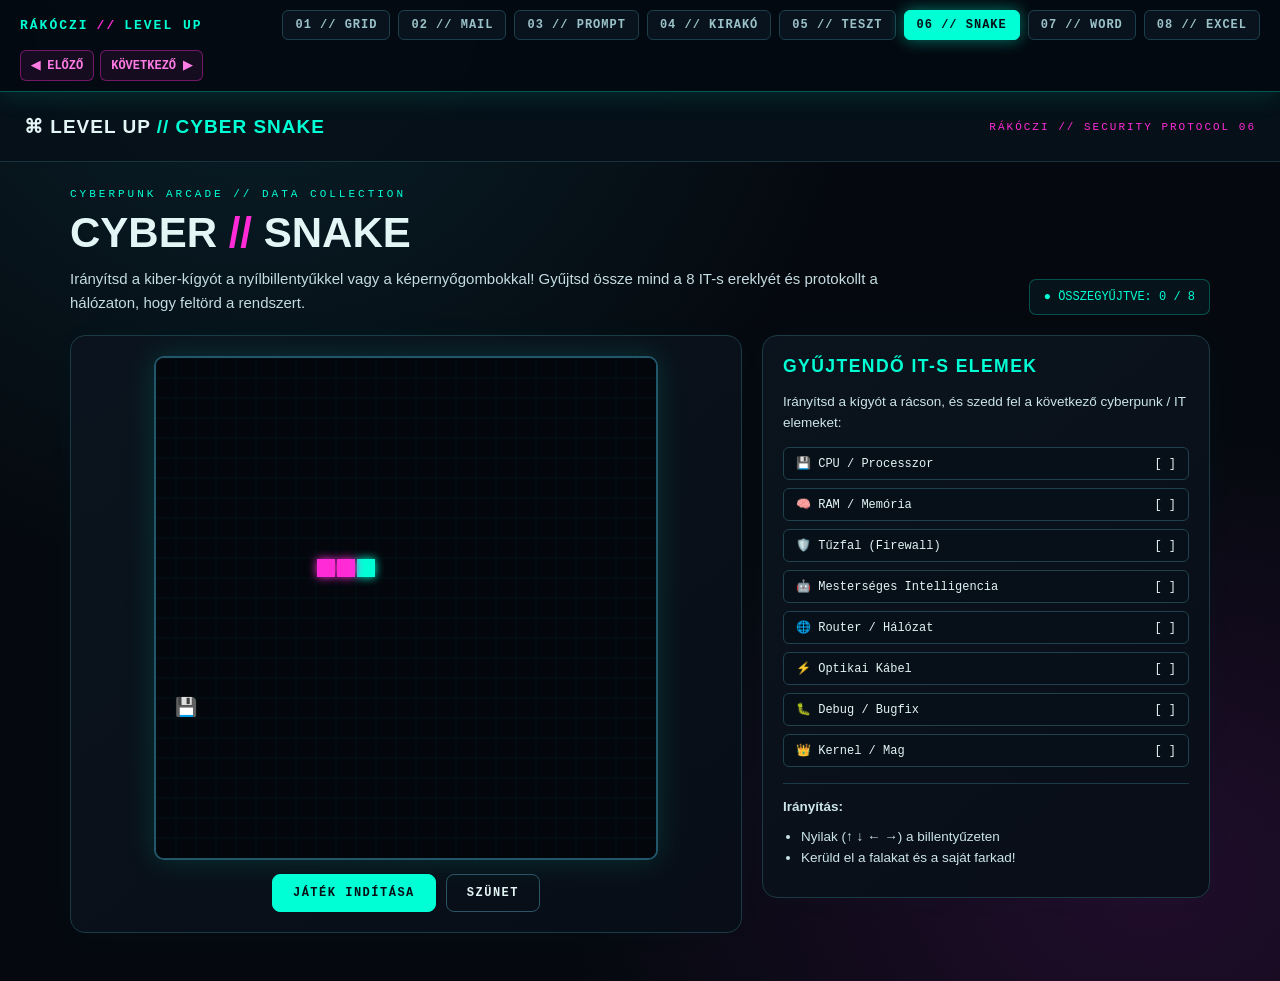
<file: 06_cyber_snake.html>
<!doctype html>
<html lang="hu">
<head>
<meta charset="utf-8"><meta name="viewport" content="width=device-width,initial-scale=1">
<title>LEVEL UP // CYBER SNAKE</title>
<style>
:root{--bg:#05090f;--panel:#0a111b;--line:#183641;--cyan:#00ffd5;--pink:#ff2bd6;--text:#e3f5f5;--muted:#8ba8b2;--green:#6dff9b;--red:#ff4c75}
*{box-sizing:border-box}
body{margin:0;min-height:100vh;background:radial-gradient(ellipse at 20% 0%,#09202a 0,transparent 42%),radial-gradient(ellipse at 90% 90%,#210d2b 0,transparent 36%),var(--bg);color:var(--text);font-family:Arial,Helvetica,sans-serif}
body:before{content:"";position:fixed;inset:0;pointer-events:none;background:repeating-linear-gradient(0deg,transparent 0 3px,#fff04 4px);opacity:.12;z-index:5}
.topbar{min-height:70px;display:flex;align-items:center;gap:15px;padding:14px 24px;border-bottom:1px solid #17323c;background:#061019ef}
.brand{font-size:19px;font-weight:800;letter-spacing:1px}.brand span{color:var(--cyan)}
.tag{margin-left:auto;color:var(--pink);font:11px Consolas,monospace;letter-spacing:2px}
.app{max-width:1180px;margin:auto;padding:26px 20px 48px}
.eyebrow{color:var(--cyan);font:11px Consolas,monospace;letter-spacing:3px;margin-bottom:9px}
.heading{display:flex;align-items:flex-end;justify-content:space-between;gap:15px;flex-wrap:wrap;margin-bottom:20px}
.heading h1{font-size:clamp(27px,4vw,42px);margin:0}.heading h1 span{color:var(--pink)}
.heading p{color:#c4dce2;line-height:1.6;margin:10px 0 0;max-width:820px;font-size:15px}
.live{border:1px solid #00ffd544;color:var(--cyan);padding:10px 14px;border-radius:7px;font:12px Consolas,monospace;background:#06131b}

/* LAYOUT */
.layout{display:grid;grid-template-columns:minmax(0,1.2fr) minmax(320px,.8fr);gap:20px;align-items:start}
.panel{border:1px solid #1a3b46;background:linear-gradient(140deg,#0b141ef5,#080e17f5);border-radius:15px;padding:20px;box-shadow:0 0 35px #00ffd506}
.panel h2{font-size:1.1rem;letter-spacing:.08em;margin:0 0 12px;color:var(--cyan)}
.side-list{display:grid;gap:8px;margin-bottom:16px}
.item-tag{display:flex;align-items:center;justify-content:space-between;background:#071019;border:1px solid #20424d;padding:8px 12px;border-radius:6px;font:12px Consolas,monospace}
.item-tag.collected{border-color:var(--green);color:var(--green);background:#6dff9b0c}

/* GAME BOARD */
.game-area{display:flex;flex-direction:column;align-items:center;gap:14px}
canvas{background:#03070c;border:2px solid #22576b;border-radius:10px;box-shadow:0 0 30px rgba(0,255,213,0.15);max-width:100%;height:auto}
.game-controls{display:flex;gap:10px;flex-wrap:wrap;justify-content:center}
.btn{padding:11px 20px;border-radius:8px;border:1px solid var(--cyan);background:var(--cyan);color:#041016;font:800 12px Consolas,monospace;letter-spacing:1.5px;cursor:pointer;transition:.2s}
.btn:hover{background:#fff;box-shadow:0 0 20px var(--cyan)}
.btn.sec{background:transparent;color:var(--text);border-color:#2b5566}
.btn.sec:hover{border-color:var(--pink);color:#fff}

.instructions-box{font-size:13.5px;line-height:1.6;color:#cbe4ea}
.instructions-box ul{padding-left:18px;margin:8px 0}

/* WIN BOX */
.keyword-box{display:none;margin-top:18px;padding:22px;border:2px solid var(--green);border-radius:12px;background:linear-gradient(135deg,#07211a,#091420);box-shadow:0 0 35px #6dff9b26;text-align:center}
.keyword-box.show{display:block;animation:popIn .4s ease}
.keyword-title{font:700 13px Consolas,monospace;letter-spacing:2px;color:var(--green);margin-bottom:8px}
.keyword-value{display:inline-block;margin:6px 0 12px;padding:8px 24px;border:2px solid var(--cyan);border-radius:8px;background:#00ffd51a;color:var(--cyan);font:900 30px Consolas,monospace;letter-spacing:6px;text-shadow:0 0 15px #00ffd588}
.next-btn{display:inline-block;margin-top:8px;padding:10px 18px;border-radius:7px;background:var(--pink);color:#fff;font:800 12px Consolas,monospace;text-decoration:none;letter-spacing:1px;box-shadow:0 0 18px #ff2bd666}
.next-btn:hover{background:#ff4de0}

@keyframes popIn{0%{opacity:0;transform:scale(.95)}100%{opacity:1;transform:scale(1)}}
@media(max-width:860px){.layout{grid-template-columns:1fr}}
</style>
</head>
<body>

<!-- LEVEL UP UNIFIED NAVIGATION -->
<style>
  .lu-navbar {
    position: sticky;
    top: 0;
    z-index: 9999;
    display: flex;
    flex-wrap: wrap;
    align-items: center;
    justify-content: space-between;
    gap: 10px;
    padding: 10px 20px;
    background: rgba(4, 10, 17, 0.96);
    border-bottom: 1px solid #00ffd555;
    box-shadow: 0 4px 24px rgba(0, 255, 213, 0.12);
    font-family: Consolas, 'Segoe UI', monospace;
    backdrop-filter: blur(8px);
  }
  .lu-nav-brand {
    color: #00ffd5;
    font-weight: 900;
    font-size: 13px;
    letter-spacing: 2px;
    display: flex;
    align-items: center;
    gap: 8px;
  }
  .lu-nav-brand span {
    color: #ff2bd6;
  }
  .lu-nav-links {
    display: flex;
    flex-wrap: wrap;
    gap: 8px;
    align-items: center;
  }
  .lu-nav-link {
    text-decoration: none;
    color: #9bc2c9;
    font-size: 12px;
    font-weight: 700;
    letter-spacing: 1px;
    padding: 7px 12px;
    border: 1px solid #1d3f4b;
    border-radius: 6px;
    background: #08131d;
    transition: all 0.2s ease;
  }
  .lu-nav-link:hover {
    color: #00ffd5;
    border-color: #00ffd5;
    box-shadow: 0 0 12px rgba(0, 255, 213, 0.25);
  }
  .lu-nav-link.active {
    color: #041016;
    background: #00ffd5;
    border-color: #00ffd5;
    box-shadow: 0 0 16px rgba(0, 255, 213, 0.45);
  }
  .lu-nav-arrows {
    display: flex;
    gap: 6px;
  }
  .lu-nav-arrow {
    text-decoration: none;
    color: #ff7ce5;
    font-size: 12px;
    font-weight: 700;
    padding: 7px 10px;
    border: 1px solid #ff2bd666;
    border-radius: 6px;
    background: rgba(255, 43, 214, 0.08);
    transition: all 0.2s ease;
  }
  .lu-nav-arrow:hover {
    background: rgba(255, 43, 214, 0.22);
    color: #fff;
    box-shadow: 0 0 12px rgba(255, 43, 214, 0.35);
  }
  @media (max-width: 720px) {
    .lu-navbar {
      padding: 8px 12px;
      justify-content: center;
    }
    .lu-nav-brand {
      width: 100%;
      justify-content: center;
    }
  }
</style>
<nav class="lu-navbar" aria-label="Feladatok közötti navigáció">
  <div class="lu-nav-brand">RÁKÓCZI <span>//</span> LEVEL UP</div>
  <div class="lu-nav-links">
    <a href="01_binary_grid.html" class="lu-nav-link">01 // GRID</a>
    <a href="02_level_up_mail.html" class="lu-nav-link">02 // MAIL</a>
    <a href="03_robot_prompt.html" class="lu-nav-link">03 // PROMPT</a>
    <a href="04_kepkirako.html" class="lu-nav-link">04 // KIRAKÓ</a>
    <a href="05_kepszerkesztes_teszt.html" class="lu-nav-link">05 // TESZT</a>
    <a href="06_cyber_snake.html" class="lu-nav-link active">06 // SNAKE</a>
    <a href="07_szovegszerkesztes.html" class="lu-nav-link">07 // WORD</a>
    <a href="08_tablazatkezeles.html" class="lu-nav-link">08 // EXCEL</a>
  </div>
  <div class="lu-nav-arrows">
    <a href="05_kepszerkesztes_teszt.html" class="lu-nav-arrow" title="Előző oldal">◀ ELŐZŐ</a>
    <a href="07_szovegszerkesztes.html" class="lu-nav-arrow" title="Következő oldal">KÖVETKEZŐ ▶</a>
  </div>
</nav>

<header class="topbar">
  <div class="brand">⌘ LEVEL UP <span>// CYBER SNAKE</span></div>
  <div class="tag">RÁKÓCZI // SECURITY PROTOCOL 06</div>
</header>

<main class="app">
  <div class="heading">
    <div>
      <div class="eyebrow">CYBERPUNK ARCADE // DATA COLLECTION</div>
      <h1>CYBER <span>//</span> SNAKE</h1>
      <p>Irányítsd a kiber-kígyót a nyílbillentyűkkel vagy a képernyőgombokkal! Gyűjtsd össze mind a 8 IT-s ereklyét és protokollt a hálózaton, hogy feltörd a rendszert.</p>
    </div>
    <div class="live">● ÖSSZEGYŰJTVE: <span id="scoreVal">0 / 8</span></div>
  </div>

  <div class="layout">
    <!-- JÁTÉK TÉR -->
    <div class="panel game-area">
      <canvas id="snakeCanvas" width="500" height="500"></canvas>
      <div class="game-controls">
        <button class="btn" id="startBtn">JÁTÉK INDÍTÁSA</button>
        <button class="btn sec" id="pauseBtn">SZÜNET</button>
      </div>
      <div class="keyword-box" id="keywordBox">
        <div class="keyword-title">✓ KÜLDETÉS TELJESÍTVE // MIND A 8 ELEM BESGYŰJTVE!</div>
        <div style="color:#cbe4ea;font-size:14px;">A végső kulcsszó:</div>
        <div class="keyword-value">PYTHON</div>
        <br>
        <a href="07_szovegszerkesztes.html" class="next-btn">TOVÁBB A 07. FELADATRA (SZÖVEGSZERKESZTÉS) ▶</a>
      </div>
    </div>

    <!-- OLDALSÓ INFÓ ÉS CÉLOK -->
    <div class="panel">
      <h2>GYŰJTENDŐ IT-S ELEMEK</h2>
      <div class="instructions-box">
        <p>Irányítsd a kígyót a rácson, és szedd fel a következő cyberpunk / IT elemeket:</p>
      </div>
      <div class="side-list" id="itemList">
        <div class="item-tag" id="item-0"><span>💾 CPU / Processzor</span><span>[ ]</span></div>
        <div class="item-tag" id="item-1"><span>🧠 RAM / Memória</span><span>[ ]</span></div>
        <div class="item-tag" id="item-2"><span>🛡️ Tűzfal (Firewall)</span><span>[ ]</span></div>
        <div class="item-tag" id="item-3"><span>🤖 Mesterséges Intelligencia</span><span>[ ]</span></div>
        <div class="item-tag" id="item-4"><span>🌐 Router / Hálózat</span><span>[ ]</span></div>
        <div class="item-tag" id="item-5"><span>⚡ Optikai Kábel</span><span>[ ]</span></div>
        <div class="item-tag" id="item-6"><span>🐛 Debug / Bugfix</span><span>[ ]</span></div>
        <div class="item-tag" id="item-7"><span>👑 Kernel / Mag</span><span>[ ]</span></div>
      </div>
      <div class="instructions-box" style="margin-top:14px;border-top:1px solid #1a3b46;padding-top:12px">
        <strong>Irányítás:</strong>
        <ul>
          <li>Nyilak (↑ ↓ ← →) a billentyűzeten</li>
          <li>Kerüld el a falakat és a saját farkad!</li>
        </ul>
      </div>
    </div>
  </div>
</main>

<script>
const canvas = document.getElementById('snakeCanvas');
const ctx = canvas.getContext('2d');
const gridSize = 20;
const tileCount = 25; // 20x20 grid = 400x400 px

const itemsData = [
  { name: "CPU", icon: "💾", color: "#00ffd5" },
  { name: "RAM", icon: "🧠", color: "#ff2bd6" },
  { name: "Firewall", icon: "🛡️", color: "#ffd166" },
  { name: "AI", icon: "🤖", color: "#6dff9b" },
  { name: "Router", icon: "🌐", color: "#4cc9ff" },
  { name: "Fiber", icon: "⚡", color: "#ff70a6" },
  { name: "Bugfix", icon: "🐛", color: "#b5838d" },
  { name: "Kernel", icon: "👑", color: "#e5989b" }
];

let snake = [];
let direction = 'RIGHT';
let nextDirection = 'RIGHT';
let food = { x: 5, y: 5, index: 0 };
let collectedCount = 0;
let gameInterval = null;
let isPlaying = false;
let isGameOver = false;

function initGame() {
  snake = [
    { x: 10, y: 10 },
    { x: 9, y: 10 },
    { x: 8, y: 10 }
  ];
  direction = 'RIGHT';
  nextDirection = 'RIGHT';
  collectedCount = 0;
  isGameOver = false;
  document.getElementById('keywordBox').classList.remove('show');
  updateScoreUI();
  spawnFood();
}

function spawnFood() {
  if (collectedCount >= itemsData.length) return;
  let valid = false;
  while (!valid) {
    food.x = Math.floor(Math.random() * tileCount);
    food.y = Math.floor(Math.random() * tileCount);
    valid = !snake.some(segment => segment.x === food.x && segment.y === food.y);
  }
  food.index = collectedCount;
}

function updateScoreUI() {
  document.getElementById('scoreVal').textContent = `${collectedCount} / ${itemsData.length}`;
  for (let i = 0; i < itemsData.length; i++) {
    const el = document.getElementById(`item-${i}`);
    if (i < collectedCount) {
      el.classList.add('collected');
      el.querySelector('span:last-child').textContent = '[ ✓ ]';
    } else {
      el.classList.remove('collected');
      el.querySelector('span:last-child').textContent = '[ ]';
    }
  }
}

function gameStep() {
  direction = nextDirection;
  const head = { ...snake[0] };

  if (direction === 'UP') head.y--;
  if (direction === 'DOWN') head.y++;
  if (direction === 'LEFT') head.x--;
  if (direction === 'RIGHT') head.x++;

  // Wall collision check
  if (head.x < 0 || head.x >= tileCount || head.y < 0 || head.y >= tileCount) {
    gameOver("A kígyó nekiütközött a falnak!");
    return;
  }

  // Self collision check
  if (snake.some(segment => segment.x === head.x && segment.y === head.y)) {
    gameOver("A kígyó beleharapott a saját farkába!");
    return;
  }

  snake.unshift(head);

  // Check food collision
  if (head.x === food.x && head.y === food.y) {
    collectedCount++;
    updateScoreUI();
    if (collectedCount >= itemsData.length) {
      winGame();
      return;
    }
    spawnFood();
  } else {
    snake.pop();
  }

  draw();
}

function draw() {
  // Clear background
  ctx.fillStyle = '#03070c';
  ctx.fillRect(0, 0, canvas.width, canvas.height);

  // Draw grid lines (subtle cyberpunk)
  ctx.strokeStyle = 'rgba(0, 255, 213, 0.04)';
  ctx.lineWidth = 1;
  for (let i = 0; i < tileCount; i++) {
    ctx.beginPath();
    ctx.moveTo(i * gridSize, 0);
    ctx.lineTo(i * gridSize, canvas.height);
    ctx.stroke();
    ctx.beginPath();
    ctx.moveTo(0, i * gridSize);
    ctx.lineTo(canvas.width, i * gridSize);
    ctx.stroke();
  }

  // Draw food item
  if (collectedCount < itemsData.length) {
    const item = itemsData[food.index];
    ctx.font = '18px sans-serif';
    ctx.textAlign = 'center';
    ctx.textBaseline = 'middle';
    ctx.fillText(item.icon, food.x * gridSize + gridSize / 2, food.y * gridSize + gridSize / 2);
  }

  // Draw snake
  snake.forEach((segment, idx) => {
    ctx.fillStyle = idx === 0 ? '#00ffd5' : '#ff2bd6';
    ctx.shadowColor = idx === 0 ? '#00ffd5' : '#ff2bd6';
    ctx.shadowBlur = 10;
    ctx.fillRect(segment.x * gridSize + 1, segment.y * gridSize + 1, gridSize - 2, gridSize - 2);
    ctx.shadowBlur = 0;
  });
}

function startGame() {
  if (isPlaying) return;
  initGame();
  isPlaying = true;
  if (gameInterval) clearInterval(gameInterval);
  gameInterval = setInterval(gameStep, 170);
}

function pauseGame() {
  if (!isPlaying) return;
  clearInterval(gameInterval);
  isPlaying = false;
}

function gameOver(msg) {
  clearInterval(gameInterval);
  isPlaying = false;
  ctx.fillStyle = 'rgba(5, 9, 15, 0.85)';
  ctx.fillRect(0, 0, canvas.width, canvas.height);
  ctx.fillStyle = '#ff4c75';
  ctx.font = 'bold 20px Consolas, monospace';
  ctx.textAlign = 'center';
  ctx.fillText("JÁTÉK VÉGE!", canvas.width / 2, canvas.height / 2 - 15);
  ctx.fillStyle = '#cbe4ea';
  ctx.font = '13px Consolas, monospace';
  ctx.fillText("Kattints a 'Játék indítása' gombra az újrakezdéshez.", canvas.width / 2, canvas.height / 2 + 15);
}

function winGame() {
  clearInterval(gameInterval);
  isPlaying = false;
  draw();
  document.getElementById('keywordBox').classList.add('show');
  document.getElementById('keywordBox').scrollIntoView({ behavior: 'smooth', block: 'center' });
}

window.addEventListener('keydown', e => {
  if (['ArrowUp', 'KeyW'].includes(e.code) && direction !== 'DOWN') nextDirection = 'UP';
  if (['ArrowDown', 'KeyS'].includes(e.code) && direction !== 'UP') nextDirection = 'DOWN';
  if (['ArrowLeft', 'KeyA'].includes(e.code) && direction !== 'RIGHT') nextDirection = 'LEFT';
  if (['ArrowRight', 'KeyD'].includes(e.code) && direction !== 'LEFT') nextDirection = 'RIGHT';
  if (['ArrowUp', 'ArrowDown', 'ArrowLeft', 'ArrowRight', 'Space'].includes(e.code)) {
    e.preventDefault();
  }
});

document.getElementById('startBtn').addEventListener('click', startGame);
document.getElementById('pauseBtn').addEventListener('click', pauseGame);

// Initial draw
initGame();
draw();
</script>
</body>
</html>
</file>
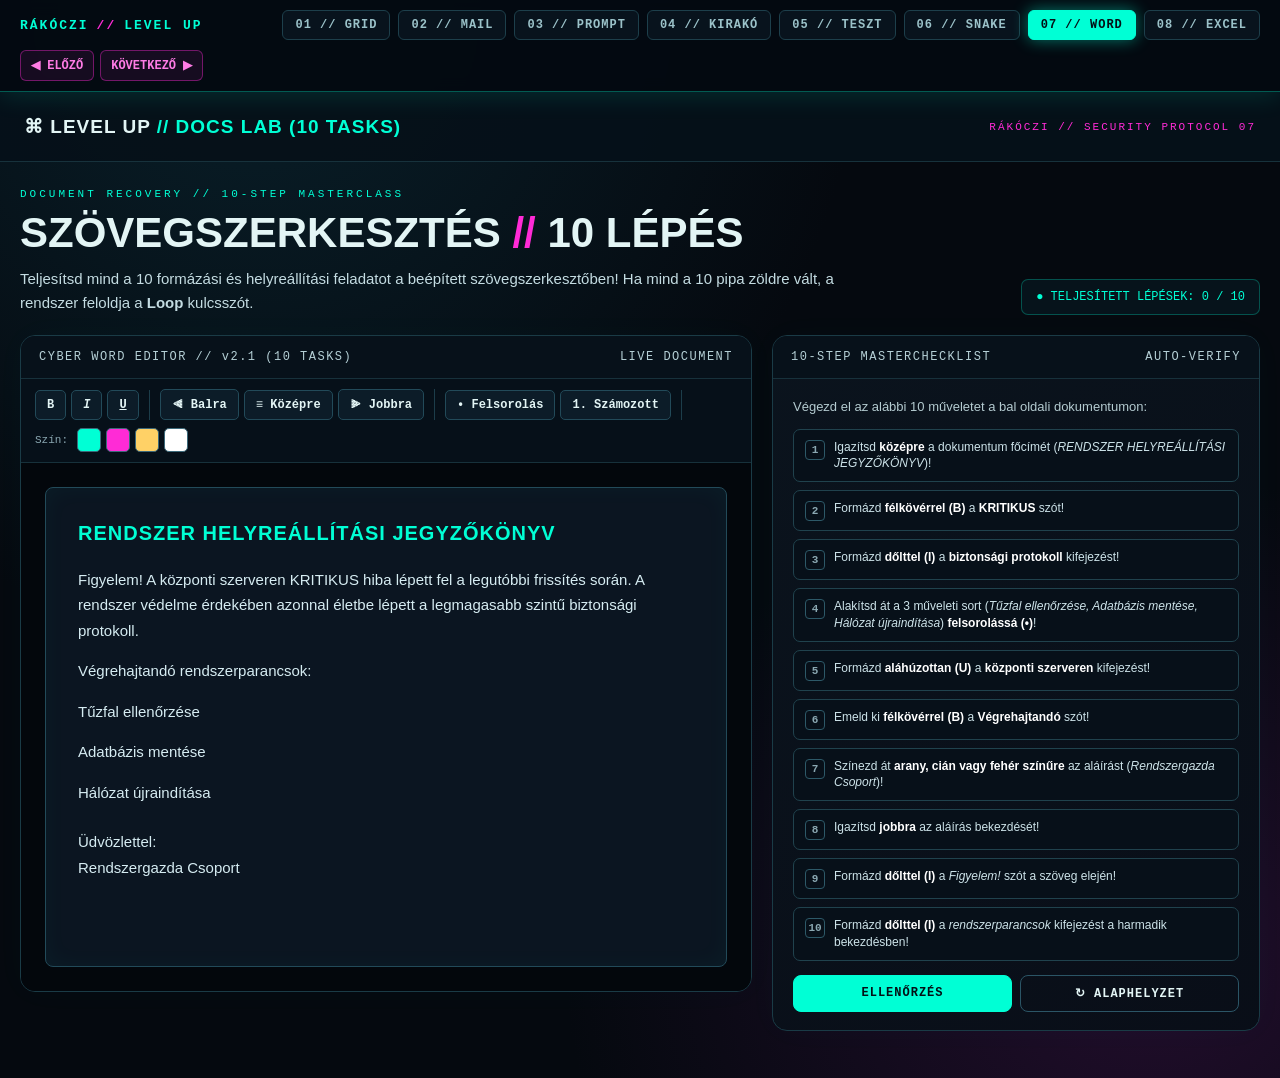
<file: 07_szovegszerkesztes.html>
<!doctype html>
<html lang="hu">
<head>
<meta charset="utf-8"><meta name="viewport" content="width=device-width,initial-scale=1">
<title>LEVEL UP // SZÖVEGSZERKESZTÉS</title>
<style>
:root{--bg:#05090f;--panel:#0a111b;--line:#183641;--cyan:#00ffd5;--pink:#ff2bd6;--text:#e3f5f5;--muted:#8ba8b2;--gold:#ffd166;--green:#6dff9b;--red:#ff4c75}
*{box-sizing:border-box}
body{margin:0;min-height:100vh;background:radial-gradient(ellipse at 20% 0%,#09202a 0,transparent 42%),radial-gradient(ellipse at 90% 90%,#210d2b 0,transparent 36%),var(--bg);color:var(--text);font-family:Arial,Helvetica,sans-serif}
body:before{content:"";position:fixed;inset:0;pointer-events:none;background:repeating-linear-gradient(0deg,transparent 0 3px,#fff04 4px);opacity:.12;z-index:5}
.topbar{min-height:70px;display:flex;align-items:center;gap:15px;padding:14px 24px;border-bottom:1px solid #17323c;background:#061019ef}
.brand{font-size:19px;font-weight:800;letter-spacing:1px}.brand span{color:var(--cyan)}
.tag{margin-left:auto;color:var(--pink);font:11px Consolas,monospace;letter-spacing:2px}
.app{max-width:1280px;margin:auto;padding:26px 20px 48px}
.eyebrow{color:var(--cyan);font:11px Consolas,monospace;letter-spacing:3px;margin-bottom:9px}
.heading{display:flex;align-items:flex-end;justify-content:space-between;gap:15px;flex-wrap:wrap;margin-bottom:20px}
.heading h1{font-size:clamp(27px,4vw,42px);margin:0}.heading h1 span{color:var(--pink)}
.heading p{color:#c4dce2;line-height:1.6;margin:10px 0 0;max-width:860px;font-size:15px}
.live{border:1px solid #00ffd544;color:var(--cyan);padding:10px 14px;border-radius:7px;font:12px Consolas,monospace;background:#06131b}

/* LAYOUT */
.layout{display:grid;grid-template-columns:minmax(0,1.2fr) minmax(340px,.8fr);gap:20px;align-items:start}
.panel{border:1px solid #1a3b46;background:linear-gradient(140deg,#0b141ef5,#080e17f5);border-radius:15px;overflow:hidden;box-shadow:0 0 35px #00ffd506}
.panel-head{padding:14px 18px;border-bottom:1px solid #17313b;display:flex;justify-content:space-between;align-items:center;gap:10px;color:#b5d0d6;font:12px Consolas,monospace;letter-spacing:1.5px;background:#07111a}

/* WORD RIBBON */
.ribbon{background:#061019;border-bottom:1px solid #17313b;padding:10px 14px;display:flex;flex-wrap:wrap;gap:8px;align-items:center}
.ribbon-group{display:flex;gap:5px;align-items:center;border-right:1px solid #1c3d4a;padding-right:10px;margin-right:2px}
.ribbon-group:last-child{border-right:0;padding-right:0}
.ribbon-btn{background:#0c1c28;border:1px solid #224a59;color:var(--text);padding:7px 11px;border-radius:5px;font:700 12px Consolas,monospace;cursor:pointer;display:inline-flex;align-items:center;gap:5px;transition:all .15s}
.ribbon-btn:hover{background:#00ffd522;border-color:var(--cyan);color:var(--cyan)}
.color-swatch{width:24px;height:24px;border-radius:5px;border:1px solid #3c697a;cursor:pointer;padding:0;transition:transform .15s}
.color-swatch:hover{transform:scale(1.12);border-color:#fff}

/* DOCUMENT CANVAS */
.doc-workspace{padding:24px;background:#03070c}
.doc-page{background:#0b1521;border:1px solid #224a59;border-radius:8px;padding:28px 32px;min-height:480px;color:#d6ecf2;font-size:15px;line-height:1.7;outline:none;box-shadow:inset 0 0 25px rgba(0,255,213,0.04)}
.doc-page:focus{border-color:var(--cyan);box-shadow:0 0 20px rgba(0,255,213,0.12),inset 0 0 25px rgba(0,255,213,0.04)}
.doc-page h2{margin-top:0;color:var(--cyan);font-size:20px;letter-spacing:1px}
.doc-page ul{padding-left:24px;margin:10px 0}
.doc-page li{margin:4px 0}

/* SIDEBAR CHECKLIST */
.side-body{padding:18px 20px;max-height:720px;overflow-y:auto}
.side-desc{font-size:13px;color:#b4cbd0;line-height:1.5;margin:0 0 12px}
.task-list{display:grid;gap:8px}
.task-item{display:flex;align-items:flex-start;gap:9px;background:#071019;border:1px solid #20424d;border-radius:7px;padding:9px 11px;font-size:12px;line-height:1.4;color:#cde3e9;transition:all .2s}
.task-item.done{border-color:var(--green);background:#6dff9b0f;color:#eafff0}
.task-status{flex:0 0 20px;height:20px;border-radius:4px;border:1px solid #2d5968;display:grid;place-items:center;font:700 11px Consolas,monospace;color:var(--muted);margin-top:1px}
.task-item.done .task-status{border-color:var(--green);background:var(--green);color:#041016}
.task-item strong{color:#fff}
.task-item.done strong{color:var(--green)}

.side-actions{margin-top:14px;display:flex;gap:8px;flex-wrap:wrap}
.btn{padding:10px 14px;border-radius:8px;border:1px solid var(--cyan);background:var(--cyan);color:#041016;font:800 12px Consolas,monospace;letter-spacing:1px;cursor:pointer;transition:.2s;flex:1;text-align:center}
.btn:hover{background:#fff;box-shadow:0 0 18px var(--cyan)}
.btn.sec{background:transparent;color:var(--text);border-color:#2b5566}
.btn.sec:hover{border-color:var(--pink);color:#fff}

/* WIN BOX */
.keyword-box{display:none;margin-top:16px;padding:18px;border:2px solid var(--green);border-radius:12px;background:linear-gradient(135deg,#07211a,#091420);box-shadow:0 0 35px #6dff9b26;text-align:center}
.keyword-box.show{display:block;animation:popIn .4s ease}
.keyword-title{font:700 12px Consolas,monospace;letter-spacing:1.5px;color:var(--green);margin-bottom:6px}
.keyword-value{display:inline-block;margin:6px 0 10px;padding:6px 20px;border:2px solid var(--cyan);border-radius:8px;background:#00ffd51a;color:var(--cyan);font:900 24px Consolas,monospace;letter-spacing:4px;text-shadow:0 0 15px #00ffd588}
.next-btn{display:inline-block;margin-top:6px;padding:9px 14px;border-radius:7px;background:var(--pink);color:#fff;font:800 11px Consolas,monospace;text-decoration:none;letter-spacing:1px;box-shadow:0 0 18px #ff2bd666}
.next-btn:hover{background:#ff4de0}

@keyframes popIn{0%{opacity:0;transform:scale(.95)}100%{opacity:1;transform:scale(1)}}
@media(max-width:960px){.layout{grid-template-columns:1fr}}
</style>
</head>
<body>

<!-- LEVEL UP UNIFIED NAVIGATION -->
<style>
  .lu-navbar {
    position: sticky;
    top: 0;
    z-index: 9999;
    display: flex;
    flex-wrap: wrap;
    align-items: center;
    justify-content: space-between;
    gap: 10px;
    padding: 10px 20px;
    background: rgba(4, 10, 17, 0.96);
    border-bottom: 1px solid #00ffd555;
    box-shadow: 0 4px 24px rgba(0, 255, 213, 0.12);
    font-family: Consolas, 'Segoe UI', monospace;
    backdrop-filter: blur(8px);
  }
  .lu-nav-brand {
    color: #00ffd5;
    font-weight: 900;
    font-size: 13px;
    letter-spacing: 2px;
    display: flex;
    align-items: center;
    gap: 8px;
  }
  .lu-nav-brand span {
    color: #ff2bd6;
  }
  .lu-nav-links {
    display: flex;
    flex-wrap: wrap;
    gap: 8px;
    align-items: center;
  }
  .lu-nav-link {
    text-decoration: none;
    color: #9bc2c9;
    font-size: 12px;
    font-weight: 700;
    letter-spacing: 1px;
    padding: 7px 12px;
    border: 1px solid #1d3f4b;
    border-radius: 6px;
    background: #08131d;
    transition: all 0.2s ease;
  }
  .lu-nav-link:hover {
    color: #00ffd5;
    border-color: #00ffd5;
    box-shadow: 0 0 12px rgba(0, 255, 213, 0.25);
  }
  .lu-nav-link.active {
    color: #041016;
    background: #00ffd5;
    border-color: #00ffd5;
    box-shadow: 0 0 16px rgba(0, 255, 213, 0.45);
  }
  .lu-nav-arrows {
    display: flex;
    gap: 6px;
  }
  .lu-nav-arrow {
    text-decoration: none;
    color: #ff7ce5;
    font-size: 12px;
    font-weight: 700;
    padding: 7px 10px;
    border: 1px solid #ff2bd666;
    border-radius: 6px;
    background: rgba(255, 43, 214, 0.08);
    transition: all 0.2s ease;
  }
  .lu-nav-arrow:hover {
    background: rgba(255, 43, 214, 0.22);
    color: #fff;
    box-shadow: 0 0 12px rgba(255, 43, 214, 0.35);
  }
  @media (max-width: 720px) {
    .lu-navbar {
      padding: 8px 12px;
      justify-content: center;
    }
    .lu-nav-brand {
      width: 100%;
      justify-content: center;
    }
  }
</style>
<nav class="lu-navbar" aria-label="Feladatok közötti navigáció">
  <div class="lu-nav-brand">RÁKÓCZI <span>//</span> LEVEL UP</div>
  <div class="lu-nav-links">
    <a href="01_binary_grid.html" class="lu-nav-link">01 // GRID</a>
    <a href="02_level_up_mail.html" class="lu-nav-link">02 // MAIL</a>
    <a href="03_robot_prompt.html" class="lu-nav-link">03 // PROMPT</a>
    <a href="04_kepkirako.html" class="lu-nav-link">04 // KIRAKÓ</a>
    <a href="05_kepszerkesztes_teszt.html" class="lu-nav-link">05 // TESZT</a>
    <a href="06_cyber_snake.html" class="lu-nav-link">06 // SNAKE</a>
    <a href="07_szovegszerkesztes.html" class="lu-nav-link active">07 // WORD</a>
    <a href="08_tablazatkezeles.html" class="lu-nav-link">08 // EXCEL</a>
  </div>
  <div class="lu-nav-arrows">
    <a href="06_cyber_snake.html" class="lu-nav-arrow" title="Előző oldal">◀ ELŐZŐ</a>
    <a href="08_tablazatkezeles.html" class="lu-nav-arrow" title="Következő oldal">KÖVETKEZŐ ▶</a>
  </div>
</nav>

<header class="topbar">
  <div class="brand">⌘ LEVEL UP <span>// DOCS LAB (10 TASKS)</span></div>
  <div class="tag">RÁKÓCZI // SECURITY PROTOCOL 07</div>
</header>

<main class="app">
  <div class="heading">
    <div>
      <div class="eyebrow">DOCUMENT RECOVERY // 10-STEP MASTERCLASS</div>
      <h1>SZÖVEGSZERKESZTÉS <span>//</span> 10 LÉPÉS</h1>
      <p>Teljesítsd mind a 10 formázási és helyreállítási feladatot a beépített szövegszerkesztőben! Ha mind a 10 pipa zöldre vált, a rendszer feloldja a <strong>Loop</strong> kulcsszót.</p>
    </div>
    <div class="live">● TELJESÍTETT LÉPÉSEK: <span id="progressCount">0 / 10</span></div>
  </div>

  <div class="layout">
    <!-- BAL OLDAL: MINI WORD SZERKESZTŐ -->
    <section class="panel">
      <div class="panel-head">
        <span>CYBER WORD EDITOR // v2.1 (10 TASKS)</span>
        <span>LIVE DOCUMENT</span>
      </div>

      <!-- FORMÁZÓ ESZKÖZTÁR -->
      <div class="ribbon" role="toolbar" aria-label="Szövegformázó eszköztár">
        <div class="ribbon-group">
          <button type="button" class="ribbon-btn" onmousedown="event.preventDefault(); execCmd('bold')" title="Félkövér (Ctrl+B)"><b>B</b></button>
          <button type="button" class="ribbon-btn" onmousedown="event.preventDefault(); execCmd('italic')" title="Dőlt (Ctrl+I)"><i>I</i></button>
          <button type="button" class="ribbon-btn" onmousedown="event.preventDefault(); execCmd('underline')" title="Aláhúzott (Ctrl+U)"><u>U</u></button>
        </div>

        <div class="ribbon-group">
          <button type="button" class="ribbon-btn" onmousedown="event.preventDefault(); execCmd('justifyLeft')" title="Balra igazítás">⫷ Balra</button>
          <button type="button" class="ribbon-btn" onmousedown="event.preventDefault(); execCmd('justifyCenter')" title="Középre igazítás">≡ Középre</button>
          <button type="button" class="ribbon-btn" onmousedown="event.preventDefault(); execCmd('justifyRight')" title="Jobbra igazítás">⫸ Jobbra</button>
        </div>

        <div class="ribbon-group">
          <button type="button" class="ribbon-btn" onmousedown="event.preventDefault(); execCmd('insertUnorderedList')" title="Felsorolás készítése">• Felsorolás</button>
          <button type="button" class="ribbon-btn" onmousedown="event.preventDefault(); execCmd('insertOrderedList')" title="Számozott lista">1. Számozott</button>
        </div>

        <div class="ribbon-group">
          <span style="font:11px Consolas,monospace;color:var(--muted);margin-right:4px">Szín:</span>
          <button type="button" class="color-swatch" style="background:#00ffd5" onmousedown="event.preventDefault(); execCmd('foreColor', '#00ffd5')" title="Cián"></button>
          <button type="button" class="color-swatch" style="background:#ff2bd6" onmousedown="event.preventDefault(); execCmd('foreColor', '#ff2bd6')" title="Rózsaszín"></button>
          <button type="button" class="color-swatch" style="background:#ffd166" onmousedown="event.preventDefault(); execCmd('foreColor', '#ffd166')" title="Arany"></button>
          <button type="button" class="color-swatch" style="background:#ffffff" onmousedown="event.preventDefault(); execCmd('foreColor', '#ffffff')" title="Fehér"></button>
        </div>
      </div>

      <!-- SZERKESZTHETŐ DOKUMENTUM -->
      <div class="doc-workspace">
        <div id="docEditor" class="doc-page" contenteditable="true" spellcheck="false" aria-label="Szerkeszthető dokumentum"></div>
      </div>
    </section>

    <!-- JOBB OLDAL: 10 FELADAT CHECKLIST -->
    <aside class="panel">
      <div class="panel-head">
        <span>10-STEP MASTERCHECKLIST</span>
        <span>AUTO-VERIFY</span>
      </div>
      <div class="side-body">
        <p class="side-desc">Végezd el az alábbi 10 műveletet a bal oldali dokumentumon:</p>

        <div class="task-list">
          <div class="task-item" id="task-0">
            <div class="task-status">1</div>
            <div>Igazítsd <strong>középre</strong> a dokumentum főcímét (<em>RENDSZER HELYREÁLLÍTÁSI JEGYZŐKÖNYV</em>)!</div>
          </div>
          <div class="task-item" id="task-1">
            <div class="task-status">2</div>
            <div>Formázd <strong>félkövérrel (B)</strong> a <strong>KRITIKUS</strong> szót!</div>
          </div>
          <div class="task-item" id="task-2">
            <div class="task-status">3</div>
            <div>Formázd <strong>dőlttel (I)</strong> a <strong>biztonsági protokoll</strong> kifejezést!</div>
          </div>
          <div class="task-item" id="task-3">
            <div class="task-status">4</div>
            <div>Alakítsd át a 3 műveleti sort (<em>Tűzfal ellenőrzése, Adatbázis mentése, Hálózat újraindítása</em>) <strong>felsorolássá (•)</strong>!</div>
          </div>
          <div class="task-item" id="task-4">
            <div class="task-status">5</div>
            <div>Formázd <strong>aláhúzottan (U)</strong> a <strong>központi szerveren</strong> kifejezést!</div>
          </div>
          <div class="task-item" id="task-5">
            <div class="task-status">6</div>
            <div>Emeld ki <strong>félkövérrel (B)</strong> a <strong>Végrehajtandó</strong> szót!</div>
          </div>
          <div class="task-item" id="task-6">
            <div class="task-status">7</div>
            <div>Színezd át <strong>arany, cián vagy fehér színűre</strong> az aláírást (<em>Rendszergazda Csoport</em>)!</div>
          </div>
          <div class="task-item" id="task-7">
            <div class="task-status">8</div>
            <div>Igazítsd <strong>jobbra</strong> az aláírás bekezdését!</div>
          </div>
          <div class="task-item" id="task-8">
            <div class="task-status">9</div>
            <div>Formázd <strong>dőlttel (I)</strong> a <em>Figyelem!</em> szót a szöveg elején!</div>
          </div>
          <div class="task-item" id="task-9">
            <div class="task-status">10</div>
            <div>Formázd <strong>dőlttel (I)</strong> a <em>rendszerparancsok</em> kifejezést a harmadik bekezdésben!</div>
          </div>
        </div>

        <div class="side-actions">
          <button type="button" class="btn" id="verifyBtn">ELLENŐRZÉS</button>
          <button type="button" class="btn sec" id="resetBtn">↻ ALAPHELYZET</button>
        </div>

        <div class="keyword-box" id="keywordBox">
          <div class="keyword-title">✓ MIND A 10 LÉPÉS SIKERESEN TELJESÍTVE!</div>
          <div style="color:#cbe4ea;font-size:13px;">A feloldott hivatalos kulcsszó:</div>
          <div class="keyword-value">LOOP</div>
          <br>
          <a href="08_tablazatkezeles.html" class="next-btn">TOVÁBB A 08. MODULRA (08 // EXCEL) ▶</a>
        </div>
      </div>
    </aside>
  </div>
</main>

<script>
const initialDocHTML = `
  <h2 id="docTitle" style="text-align:left;">RENDSZER HELYREÁLLÍTÁSI JEGYZŐKÖNYV</h2>
  <p><span id="atFigyelem">Figyelem!</span> A központi szerveren KRITIKUS hiba lépett fel a legutóbbi frissítés során. A rendszer védelme érdekében azonnal életbe lépett a legmagasabb szintű biztonsági protokoll.</p>
  <p><span id="atVegrehajtando">Végrehajtandó</span> rendszerparancsok:</p>
  <p id="cmd1">Tűzfal ellenőrzése</p>
  <p id="cmd2">Adatbázis mentése</p>
  <p id="cmd3">Hálózat újraindítása</p>
  <p id="atSign" style="margin-top:24px;text-align:left;">Üdvözlettel:<br>Rendszergazda Csoport</p>
`;

const editor = document.getElementById('docEditor');

function loadInitialDoc() {
  editor.innerHTML = initialDocHTML;
  document.getElementById('keywordBox').classList.remove('show');
  evaluateTasks();
}

function execCmd(command, value = null) {
  editor.focus();
  document.execCommand(command, false, value);
  evaluateTasks();
}

function isWordStyled(rootEl, targetPhrase, tagsToCheck, styleProp, styleValCheck) {
  // Check all elements matching tagsToCheck or having the required style
  const selector = tagsToCheck.map(t => t.toLowerCase()).join(',');
  const elements = rootEl.querySelectorAll(selector);
  for (let el of elements) {
    if ((el.textContent || '').includes(targetPhrase)) return true;
  }
  
  // Also check elements with inline styles or computed styles
  const allEls = rootEl.querySelectorAll('*');
  for (let el of allEls) {
    if ((el.textContent || '').includes(targetPhrase)) {
      if (styleProp && el.style && el.style[styleProp]) {
        if (styleValCheck(el.style[styleProp])) return true;
      }
      const comp = window.getComputedStyle(el);
      if (styleProp === 'fontWeight' && (comp.fontWeight === 'bold' || Number(comp.fontWeight) >= 600)) return true;
      if (styleProp === 'fontStyle' && comp.fontStyle === 'italic') return true;
      if (styleProp === 'textDecoration' && comp.textDecoration.includes('underline')) return true;
    }
  }
  
  // Fallback to tree walker for partial text node styling
  const walker = document.createTreeWalker(rootEl, NodeFilter.SHOW_TEXT, null, false);
  let node;
  while ((node = walker.nextNode())) {
    if (node.nodeValue && node.nodeValue.includes(targetPhrase)) {
      let curr = node.parentElement;
      while (curr && curr !== rootEl.parentElement) {
        const tag = curr.tagName;
        if (tagsToCheck.includes(tag)) return true;
        if (styleProp && curr.style && curr.style[styleProp]) {
          if (styleValCheck(curr.style[styleProp])) return true;
        }
        const comp = window.getComputedStyle(curr);
        if (styleProp === 'fontWeight' && (comp.fontWeight === 'bold' || Number(comp.fontWeight) >= 600)) return true;
        if (styleProp === 'fontStyle' && comp.fontStyle === 'italic') return true;
        if (styleProp === 'textDecoration' && comp.textDecoration.includes('underline')) return true;
        curr = curr.parentElement;
      }
    }
  }
  return false;
}

function evaluateTasks() {
  // Task 1: Title centered
  let t1 = false;
  const titleEl = editor.querySelector('h2') || editor.firstElementChild;
  if (titleEl) {
    const alignAttr = (titleEl.getAttribute('align') || '').toLowerCase();
    const styleAlign = (titleEl.style.textAlign || '').toLowerCase();
    const compAlign = window.getComputedStyle(titleEl).textAlign;
    if (alignAttr === 'center' || styleAlign === 'center' || compAlign === 'center') t1 = true;
  }

  // Task 2: "KRITIKUS" bolded
  const t2 = isWordStyled(editor, 'KRITIKUS', ['B', 'STRONG'], 'fontWeight', v => v === 'bold' || Number(v) >= 600);

  // Task 3: "biztonsági protokoll" italicized
  const t3 = isWordStyled(editor, 'biztonsági protokoll', ['I', 'EM'], 'fontStyle', v => v === 'italic');

  // Task 4: Unordered list containing the 3 commands
  let t4 = false;
  const uls = editor.querySelectorAll('ul');
  uls.forEach(ul => {
    const txt = ul.textContent || '';
    if (txt.includes('Tűzfal ellenőrzése') && txt.includes('Adatbázis mentése') && txt.includes('Hálózat újraindítása')) {
      t4 = true;
    }
  });

  // Task 5: "központi szerveren" underlined
  const t5 = isWordStyled(editor, 'központi szerveren', ['U'], 'textDecoration', v => v.includes('underline'));

  // Task 6: "Végrehajtandó" bolded
  const t6 = isWordStyled(editor, 'Végrehajtandó', ['B', 'STRONG'], 'fontWeight', v => v === 'bold' || Number(v) >= 600);

  // Task 7: "Rendszergazda Csoport" colored (gold #ffd166 or cyan #00ffd5 or white #ffffff)
  let t7 = false;
  const walker7 = document.createTreeWalker(editor, NodeFilter.SHOW_TEXT, null, false);
  let n7;
  while ((n7 = walker7.nextNode())) {
    if (n7.nodeValue && n7.nodeValue.includes('Rendszergazda Csoport')) {
      let curr = n7.parentElement;
      while (curr && curr !== editor) {
        const c = window.getComputedStyle(curr).color;
        if (c && c !== 'rgb(214, 236, 242)' && c !== 'rgb(227, 245, 245)' && c !== 'rgba(0, 0, 0, 0)') {
          t7 = true;
          break;
        }
        curr = curr.parentElement;
      }
    }
  }

  // Task 8: Signature paragraph right-aligned
  let t8 = false;
  const paragraphs = editor.querySelectorAll('p, div');
  paragraphs.querySelectorAll = paragraphs.querySelectorAll || document.querySelectorAll;
  paragraphs.forEach(p => {
    if ((p.textContent || '').includes('Rendszergazda Csoport')) {
      const sa = (p.style.textAlign || '').toLowerCase();
      const ca = window.getComputedStyle(p).textAlign;
      if (sa === 'right' || ca === 'right') t8 = true;
    }
  });

  // Task 9: "Figyelem!" italicized
  const t9 = isWordStyled(editor, 'Figyelem!', ['I', 'EM'], 'fontStyle', v => v === 'italic');

  // Task 10: "rendszerparancsok" italicized
  const t10 = isWordStyled(editor, 'rendszerparancsok', ['I', 'EM'], 'fontStyle', v => v === 'italic');

  const results = [t1, t2, t3, t4, t5, t6, t7, t8, t9, t10];
  let doneCount = 0;

  results.forEach((ok, idx) => {
    const el = document.getElementById(`task-${idx}`);
    const badge = el.querySelector('.task-status');
    if (ok) {
      el.classList.add('done');
      badge.textContent = '✓';
      doneCount++;
    } else {
      el.classList.remove('done');
      badge.textContent = String(idx + 1);
    }
  });

  document.getElementById('progressCount').textContent = `${doneCount} / 10`;

  const kwBox = document.getElementById('keywordBox');
  if (doneCount === 10) {
    kwBox.classList.add('show');
  } else {
    kwBox.classList.remove('show');
  }
}

editor.addEventListener('input', evaluateTasks);
editor.addEventListener('keyup', evaluateTasks);
editor.addEventListener('mouseup', evaluateTasks);
document.getElementById('verifyBtn').entries = null;
document.getElementById('verifyBtn').addEventListener('click', () => {
  evaluateTasks();
  if (document.getElementById('keywordBox').classList.contains('show')) {
    document.getElementById('keywordBox').scrollIntoView({ behavior: 'smooth', block: 'center' });
  }
});
document.getElementById('resetBtn').addEventListener('click', loadInitialDoc);

loadInitialDoc();
</script>
</body>
</html>
</file>
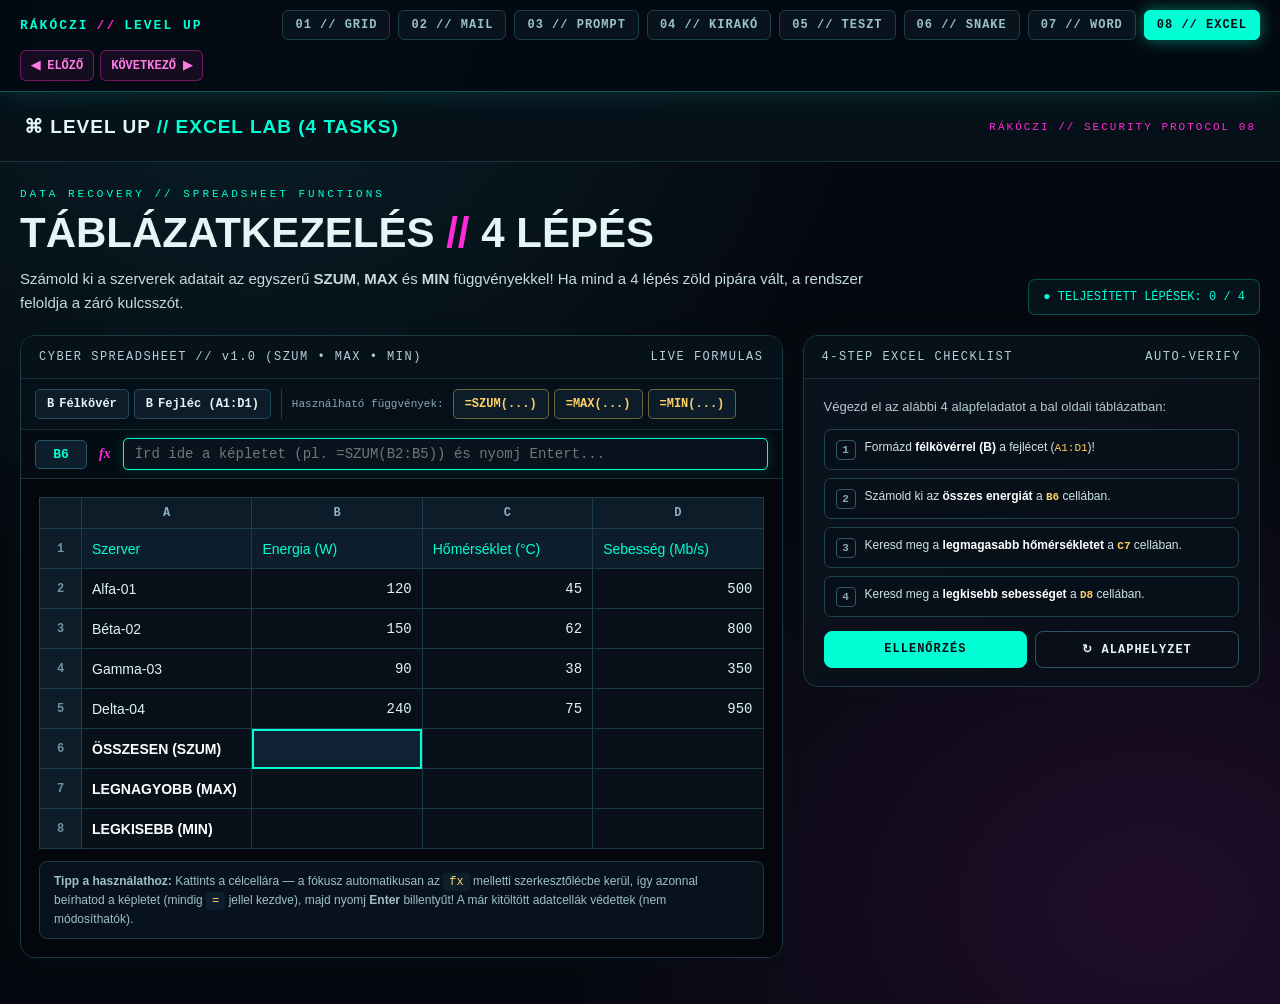
<file: 08_tablazatkezeles.html>
<!doctype html>
<html lang="hu">
<head>
<meta charset="utf-8"><meta name="viewport" content="width=device-width,initial-scale=1">
<title>LEVEL UP // TÁBLÁZATKEZELÉS (EXCEL)</title>
<style>
:root{--bg:#05090f;--panel:#0a111b;--line:#183641;--cyan:#00ffd5;--pink:#ff2bd6;--text:#e3f5f5;--muted:#8ba8b2;--gold:#ffd166;--green:#6dff9b;--red:#ff4c75}
*{box-sizing:border-box}
body{margin:0;min-height:100vh;background:radial-gradient(ellipse at 20% 0%,#09202a 0,transparent 42%),radial-gradient(ellipse at 90% 90%,#210d2b 0,transparent 36%),var(--bg);color:var(--text);font-family:Arial,Helvetica,sans-serif}
body:before{content:"";position:fixed;inset:0;pointer-events:none;background:repeating-linear-gradient(0deg,transparent 0 3px,#fff04 4px);opacity:.12;z-index:5}
.topbar{min-height:70px;display:flex;align-items:center;gap:15px;padding:14px 24px;border-bottom:1px solid #17323c;background:#061019ef}
.brand{font-size:19px;font-weight:800;letter-spacing:1px}.brand span{color:var(--cyan)}
.tag{margin-left:auto;color:var(--pink);font:11px Consolas,monospace;letter-spacing:2px}
.app{max-width:1320px;margin:auto;padding:26px 20px 48px}
.eyebrow{color:var(--cyan);font:11px Consolas,monospace;letter-spacing:3px;margin-bottom:9px}
.heading{display:flex;align-items:flex-end;justify-content:space-between;gap:15px;flex-wrap:wrap;margin-bottom:20px}
.heading h1{font-size:clamp(27px,4vw,42px);margin:0}.heading h1 span{color:var(--pink)}
.heading p{color:#c4dce2;line-height:1.6;margin:10px 0 0;max-width:860px;font-size:15px}
.live{border:1px solid #00ffd544;color:var(--cyan);padding:10px 14px;border-radius:7px;font:12px Consolas,monospace;background:#06131b}

/* LAYOUT */
.layout{display:grid;grid-template-columns:minmax(0,1.25fr) minmax(340px,.75fr);gap:20px;align-items:start}
.panel{border:1px solid #1a3b46;background:linear-gradient(140deg,#0b141ef5,#080e17f5);border-radius:15px;overflow:hidden;box-shadow:0 0 35px #00ffd506}
.panel-head{padding:14px 18px;border-bottom:1px solid #17313b;display:flex;justify-content:space-between;align-items:center;gap:10px;color:#b5d0d6;font:12px Consolas,monospace;letter-spacing:1.5px;background:#07111a}

/* EXCEL RIBBON & FORMULA BAR */
.ribbon{background:#061019;border-bottom:1px solid #17313b;padding:10px 14px;display:flex;flex-wrap:wrap;gap:8px;align-items:center}
.ribbon-group{display:flex;gap:5px;align-items:center;border-right:1px solid #1c3d4a;padding-right:10px;margin-right:2px}
.ribbon-group:last-child{border-right:0;padding-right:0}
.ribbon-btn{background:#0c1c28;border:1px solid #224a59;color:var(--text);padding:7px 11px;border-radius:5px;font:700 12px Consolas,monospace;cursor:pointer;display:inline-flex;align-items:center;gap:5px;transition:all .15s}
.ribbon-btn:hover{background:#00ffd522;border-color:var(--cyan);color:var(--cyan)}
.ribbon-btn.fn{border-color:#ffd16666;color:var(--gold)}
.ribbon-btn.fn:hover{background:#ffd16622;border-color:var(--gold);color:#fff}

.formula-bar{display:flex;align-items:center;gap:8px;padding:8px 14px;background:#040b12;border-bottom:1px solid #17313b}
.cell-badge{min-width:52px;text-align:center;padding:6px 8px;border-radius:5px;background:#0d1f2d;border:1px solid #285668;color:var(--cyan);font:800 13px Consolas,monospace}
.fx-label{color:var(--pink);font:italic 800 14px Georgia,serif;padding:0 4px}
.formula-input{flex:1;background:#08131d;border:1px solid #224a59;border-radius:5px;padding:7px 11px;color:#fff;font:14px Consolas,monospace;outline:none}
.formula-input:focus{border-color:var(--cyan);box-shadow:0 0 12px rgba(0,255,213,0.18)}

/* SPREADSHEET GRID */
.sheet-workspace{padding:18px;background:#03070c;overflow-x:auto}
.excel-table{width:100%;border-collapse:collapse;table-layout:fixed;min-width:560px;background:#09121c}
.excel-table th{background:#0d1c29;color:#8bb3be;font:700 12px Consolas,monospace;padding:8px 6px;border:1px solid #1d3f4d;text-align:center;user-select:none}
.excel-table th.row-hdr{width:42px;color:#6e95a0}
.excel-table td{border:1px solid #1b3b48;padding:0;height:40px;position:relative;background:#0a1521;transition:background .12s}
.excel-table td.in-range{background:rgba(0,255,213,0.14);outline:1px solid rgba(0,255,213,0.45);outline-offset:-1px}
.excel-table td.selected{outline:2px solid var(--cyan);outline-offset:-2px;background:#0e2233;z-index:2}
.excel-table td.locked-cell{background:#071019}
.excel-table td.locked-cell .cell-display{cursor:not-allowed}
.excel-table td.locked-cell.in-range{background:rgba(255,76,117,0.08);outline:1px solid rgba(255,76,117,0.35);outline-offset:-1px}
.excel-table td.locked-cell.selected{outline:2px solid var(--pink);outline-offset:-2px;background:#160d1c}
.cell-inline-input{width:100%;height:100%;border:none;outline:2px solid var(--cyan);outline-offset:-2px;background:#04131c;color:#fff;padding:6px 9px;font:14px Consolas,monospace}
.error-banner{display:none;margin-bottom:10px;padding:10px 14px;border-radius:8px;border:1px solid var(--red);background:rgba(255,76,117,0.14);color:#ffd6e0;font:700 12px Consolas,monospace;align-items:center;justify-content:space-between;gap:10px}
.error-banner.show{display:flex;animation:popIn .2s ease}
.error-banner span.err-code{color:var(--red);font-weight:900}
.excel-table td.summary-row{background:#08111a}
.excel-table td.summary-row.selected{background:#0e2233}
.cell-display{width:100%;height:100%;padding:8px 10px;display:flex;align-items:center;font-size:14px;color:#dff3f7;overflow:hidden;white-space:nowrap;cursor:cell}
.cell-display.num{justify-content:flex-end;font-family:Consolas,monospace}
.cell-display.center{justify-content:center}
.cell-display.bold{font-weight:800;color:#fff}
.cell-display.hdr-style{color:var(--cyan);background:#0c1e2c}
.cell-display.formula-ok{color:var(--green);font-weight:700}
.cell-display.formula-err{color:var(--red);font-weight:700}

.sheet-hint{margin-top:12px;padding:10px 14px;border-radius:8px;background:#07121c;border:1px solid #1a3a47;font-size:12px;color:#9fc0c9;line-height:1.5}
.sheet-hint code{color:var(--gold);background:#0d1f2d;padding:2px 6px;border-radius:4px;font-family:Consolas,monospace}

/* SIDEBAR CHECKLIST */
.side-body{padding:18px 20px;max-height:740px;overflow-y:auto}
.side-desc{font-size:13px;color:#b4cbd0;line-height:1.5;margin:0 0 12px}
.task-list{display:grid;gap:8px}
.task-item{display:flex;align-items:flex-start;gap:9px;background:#071019;border:1px solid #20424d;border-radius:7px;padding:9px 11px;font-size:12px;line-height:1.4;color:#cde3e9;transition:all .2s}
.task-item.done{border-color:var(--green);background:#6dff9b0f;color:#eafff0}
.task-status{flex:0 0 20px;height:20px;border-radius:4px;border:1px solid #2d5968;display:grid;place-items:center;font:700 11px Consolas,monospace;color:var(--muted);margin-top:1px}
.task-item.done .task-status{border-color:var(--green);background:var(--green);color:#041016}
.task-item strong{color:#fff}
.task-item code{color:var(--gold);font-family:Consolas,monospace;font-size:11px}
.task-item.done strong{color:var(--green)}

.side-actions{margin-top:14px;display:flex;gap:8px;flex-wrap:wrap}
.btn{padding:10px 14px;border-radius:8px;border:1px solid var(--cyan);background:var(--cyan);color:#041016;font:800 12px Consolas,monospace;letter-spacing:1px;cursor:pointer;transition:.2s;flex:1;text-align:center}
.btn:hover{background:#fff;box-shadow:0 0 18px var(--cyan)}
.btn.sec{background:transparent;color:var(--text);border-color:#2b5566}
.btn.sec:hover{border-color:var(--pink);color:#fff}

/* WIN BOX */
.keyword-box{display:none;margin-top:16px;padding:18px;border:2px solid var(--green);border-radius:12px;background:linear-gradient(135deg,#07211a,#091420);box-shadow:0 0 35px #6dff9b26;text-align:center}
.keyword-box.show{display:block;animation:popIn .4s ease}
.keyword-title{font:700 12px Consolas,monospace;letter-spacing:1.5px;color:var(--green);margin-bottom:6px}
.keyword-value{display:inline-block;margin:6px 0 10px;padding:6px 20px;border:2px solid var(--cyan);border-radius:8px;background:#00ffd51a;color:var(--cyan);font:900 24px Consolas,monospace;letter-spacing:4px;text-shadow:0 0 15px #00ffd588}
.next-btn{display:inline-block;margin-top:6px;padding:9px 14px;border-radius:7px;background:var(--pink);color:#fff;font:800 11px Consolas,monospace;text-decoration:none;letter-spacing:1px;box-shadow:0 0 18px #ff2bd666}
.next-btn:hover{background:#ff4de0}

@keyframes popIn{0%{opacity:0;transform:scale(.95)}100%{opacity:1;transform:scale(1)}}
@media(max-width:960px){.layout{grid-template-columns:1fr}}
</style>
</head>
<body>

<!-- LEVEL UP UNIFIED NAVIGATION -->
<style>
  .lu-navbar {
    position: sticky;
    top: 0;
    z-index: 9999;
    display: flex;
    flex-wrap: wrap;
    align-items: center;
    justify-content: space-between;
    gap: 10px;
    padding: 10px 20px;
    background: rgba(4, 10, 17, 0.96);
    border-bottom: 1px solid #00ffd555;
    box-shadow: 0 4px 24px rgba(0, 255, 213, 0.12);
    font-family: Consolas, 'Segoe UI', monospace;
    backdrop-filter: blur(8px);
  }
  .lu-nav-brand {
    color: #00ffd5;
    font-weight: 900;
    font-size: 13px;
    letter-spacing: 2px;
    display: flex;
    align-items: center;
    gap: 8px;
  }
  .lu-nav-brand span {
    color: #ff2bd6;
  }
  .lu-nav-links {
    display: flex;
    flex-wrap: wrap;
    gap: 8px;
    align-items: center;
  }
  .lu-nav-link {
    text-decoration: none;
    color: #9bc2c9;
    font-size: 12px;
    font-weight: 700;
    letter-spacing: 1px;
    padding: 7px 12px;
    border: 1px solid #1d3f4b;
    border-radius: 6px;
    background: #08131d;
    transition: all 0.2s ease;
  }
  .lu-nav-link:hover {
    color: #00ffd5;
    border-color: #00ffd5;
    box-shadow: 0 0 12px rgba(0, 255, 213, 0.25);
  }
  .lu-nav-link.active {
    color: #041016;
    background: #00ffd5;
    border-color: #00ffd5;
    box-shadow: 0 0 16px rgba(0, 255, 213, 0.45);
  }
  .lu-nav-arrows {
    display: flex;
    gap: 6px;
  }
  .lu-nav-arrow {
    text-decoration: none;
    color: #ff7ce5;
    font-size: 12px;
    font-weight: 700;
    padding: 7px 10px;
    border: 1px solid #ff2bd666;
    border-radius: 6px;
    background: rgba(255, 43, 214, 0.08);
    transition: all 0.2s ease;
  }
  .lu-nav-arrow:hover {
    background: rgba(255, 43, 214, 0.22);
    color: #fff;
    box-shadow: 0 0 12px rgba(255, 43, 214, 0.35);
  }
  @media (max-width: 720px) {
    .lu-navbar {
      padding: 8px 12px;
      justify-content: center;
    }
    .lu-nav-brand {
      width: 100%;
      justify-content: center;
    }
  }
</style>
<nav class="lu-navbar" aria-label="Feladatok közötti navigáció">
  <div class="lu-nav-brand">RÁKÓCZI <span>//</span> LEVEL UP</div>
  <div class="lu-nav-links">
    <a href="01_binary_grid.html" class="lu-nav-link">01 // GRID</a>
    <a href="02_level_up_mail.html" class="lu-nav-link">02 // MAIL</a>
    <a href="03_robot_prompt.html" class="lu-nav-link">03 // PROMPT</a>
    <a href="04_kepkirako.html" class="lu-nav-link">04 // KIRAKÓ</a>
    <a href="05_kepszerkesztes_teszt.html" class="lu-nav-link">05 // TESZT</a>
    <a href="06_cyber_snake.html" class="lu-nav-link">06 // SNAKE</a>
    <a href="07_szovegszerkesztes.html" class="lu-nav-link">07 // WORD</a>
    <a href="08_tablazatkezeles.html" class="lu-nav-link active">08 // EXCEL</a>
  </div>
  <div class="lu-nav-arrows">
    <a href="07_szovegszerkesztes.html" class="lu-nav-arrow" title="Előző oldal">◀ ELŐZŐ</a>
    <a href="01_binary_grid.html" class="lu-nav-arrow" title="Következő oldal">KÖVETKEZŐ ▶</a>
  </div>
</nav>

<header class="topbar">
  <div class="brand">⌘ LEVEL UP <span>// EXCEL LAB (4 TASKS)</span></div>
  <div class="tag">RÁKÓCZI // SECURITY PROTOCOL 08</div>
</header>

<main class="app">
  <div class="heading">
    <div>
      <div class="eyebrow">DATA RECOVERY // SPREADSHEET FUNCTIONS</div>
      <h1>TÁBLÁZATKEZELÉS <span>//</span> 4 LÉPÉS</h1>
      <p>Számold ki a szerverek adatait az egyszerű <strong>SZUM</strong>, <strong>MAX</strong> és <strong>MIN</strong> függvényekkel! Ha mind a 4 lépés zöld pipára vált, a rendszer feloldja a záró kulcsszót.</p>
    </div>
    <div class="live">● TELJESÍTETT LÉPÉSEK: <span id="progressCount">0 / 4</span></div>
  </div>

  <div class="layout">
    <!-- BAL OLDAL: MINI EXCEL TÁBLÁZAT -->
    <section class="panel">
      <div class="panel-head">
        <span>CYBER SPREADSHEET // v1.0 (SZUM • MAX • MIN)</span>
        <span>LIVE FORMULAS</span>
      </div>

      <!-- ESZKÖZTÁR -->
      <div class="ribbon" role="toolbar" aria-label="Táblázatkezelő eszköztár">
        <div class="ribbon-group">
          <button type="button" class="ribbon-btn" id="btnBold" title="Kijelölt cella félkövérré tétele"><b>B</b> Félkövér</button>
          <button type="button" class="ribbon-btn" id="btnBoldHeader" title="Teljes fejlécsor (A1:D1) félkövérré tétele"><b>B</b> Fejléc (A1:D1)</button>
        </div>

        <div class="ribbon-group">
          <span style="font:11px Consolas,monospace;color:var(--muted);margin-right:4px">Használható függvények:</span>
          <span class="ribbon-btn fn" style="cursor:default;pointer-events:none" aria-disabled="true">=SZUM(...)</span>
          <span class="ribbon-btn fn" style="cursor:default;pointer-events:none" aria-disabled="true">=MAX(...)</span>
          <span class="ribbon-btn fn" style="cursor:default;pointer-events:none" aria-disabled="true">=MIN(...)</span>
        </div>
      </div>

      <!-- HIBAÜZENET SÁV -->
      <div class="error-banner" id="errorBanner" role="alert">
        <div><span class="err-code">⚠ ZÁROLT CELLA:</span> <span id="errorBannerText">A meglévő adatokat tartalmazó cellák nem módosíthatók!</span></div>
        <button type="button" id="closeErrorBtn" style="background:none;border:none;color:#ffd6e0;font-weight:bold;cursor:pointer;font-family:Consolas,monospace">✕</button>
      </div>

      <!-- SZERKESZTŐLÉC (FORMULA BAR) -->
      <div class="formula-bar">
        <div class="cell-badge" id="activeCellBadge">B6</div>
        <div class="fx-label">fx</div>
        <input type="text" id="formulaInput" class="formula-input" placeholder="Írd ide a képletet (pl. =SZUM(B2:B5)) és nyomj Entert..." autocomplete="off" spellcheck="false">
      </div>

      <!-- TÁBLÁZAT RÁCS -->
      <div class="sheet-workspace">
        <table class="excel-table" id="excelGrid" aria-label="Szerver adatok táblázata">
          <thead>
            <tr>
              <th class="row-hdr"></th>
              <th>A</th>
              <th>B</th>
              <th>C</th>
              <th>D</th>
            </tr>
          </thead>
          <tbody id="gridBody"></tbody>
        </table>

        <div class="sheet-hint">
          <strong>Tipp a használathoz:</strong> Kattints a célcellára — a fókusz automatikusan az <code>fx</code> melletti szerkesztőlécbe kerül, így azonnal beírhatod a képletet (mindig <code>=</code> jellel kezdve), majd nyomj <strong>Enter</strong> billentyűt! A már kitöltött adatcellák védettek (nem módosíthatók).
        </div>
      </div>
    </section>

    <!-- JOBB OLDAL: 4 LÉPÉS CHECKLIST -->
    <aside class="panel">
      <div class="panel-head">
        <span>4-STEP EXCEL CHECKLIST</span>
        <span>AUTO-VERIFY</span>
      </div>
      <div class="side-body">
        <p class="side-desc">Végezd el az alábbi 4 alapfeladatot a bal oldali táblázatban:</p>

        <div class="task-list">
          <div class="task-item" id="task-0">
            <div class="task-status">1</div>
            <div>Formázd <strong>félkövérrel (B)</strong> a fejlécet (<code>A1:D1</code>)!</div>
          </div>
          <div class="task-item" id="task-1">
            <div class="task-status">2</div>
            <div>Számold ki az <strong>összes energiát</strong> a <strong><code>B6</code></strong> cellában.</div>
          </div>
          <div class="task-item" id="task-2">
            <div class="task-status">3</div>
            <div>Keresd meg a <strong>legmagasabb hőmérsékletet</strong> a <strong><code>C7</code></strong> cellában.</div>
          </div>
          <div class="task-item" id="task-3">
            <div class="task-status">4</div>
            <div>Keresd meg a <strong>legkisebb sebességet</strong> a <strong><code>D8</code></strong> cellában.</div>
          </div>
        </div>

        <div class="side-actions">
          <button type="button" class="btn" id="verifyBtn">ELLENŐRZÉS</button>
          <button type="button" class="btn sec" id="resetBtn">↻ ALAPHELYZET</button>
        </div>

        <div class="keyword-box" id="keywordBox">
          <div class="keyword-title">✓ MIND A 4 EXCEL FELADAT TELJESÍTVE!</div>
          <div style="color:#cbe4ea;font-size:13px;">A feloldott záró kulcsszó:</div>
          <div class="keyword-value">MATRIX</div>
          <br>
          <a href="01_binary_grid.html" class="next-btn">↺ VISSZA A KEZDŐOLDALRA (01 // GRID)</a>
        </div>
      </div>
    </aside>
  </div>
</main>

<script>
const COLS = ['A', 'B', 'C', 'D'];
const ROWS = 8;

const initialCells = {
  A1: { raw: 'Szerver', bold: false, header: true },
  B1: { raw: 'Energia (W)', bold: false, header: true },
  C1: { raw: 'Hőmérséklet (°C)', bold: false, header: true },
  D1: { raw: 'Sebesség (Mb/s)', bold: false, header: true },

  A2: { raw: 'Alfa-01', bold: false },
  B2: { raw: '120', bold: false },
  C2: { raw: '45', bold: false },
  D2: { raw: '500', bold: false },

  A3: { raw: 'Béta-02', bold: false },
  B3: { raw: '150', bold: false },
  C3: { raw: '62', bold: false },
  D3: { raw: '800', bold: false },

  A4: { raw: 'Gamma-03', bold: false },
  B4: { raw: '90', bold: false },
  C4: { raw: '38', bold: false },
  D4: { raw: '350', bold: false },

  A5: { raw: 'Delta-04', bold: false },
  B5: { raw: '240', bold: false },
  C5: { raw: '75', bold: false },
  D5: { raw: '950', bold: false },

  A6: { raw: 'ÖSSZESEN (SZUM)', bold: true, summary: true },
  B6: { raw: '', bold: false, summary: true },
  C6: { raw: '', bold: false, summary: true },
  D6: { raw: '', bold: false, summary: true },

  A7: { raw: 'LEGNAGYOBB (MAX)', bold: true, summary: true },
  B7: { raw: '', bold: false, summary: true },
  C7: { raw: '', bold: false, summary: true },
  D7: { raw: '', bold: false, summary: true },

  A8: { raw: 'LEGKISEBB (MIN)', bold: true, summary: true },
  B8: { raw: '', bold: false, summary: true },
  C8: { raw: '', bold: false, summary: true },
  D8: { raw: '', bold: false, summary: true }
};

let sheetData = {};
let anchorCell = 'B6';
let selectedCell = 'B6';
let rangeEndCell = 'B6';
let isDragging = false;
let editingCell = null;
let errorTimer = null;

const gridBody = document.getElementById('gridBody');
const formulaInput = document.getElementById('formulaInput');
const activeCellBadge = document.getElementById('activeCellBadge');
const errorBanner = document.getElementById('errorBanner');
const errorBannerText = document.getElementById('errorBannerText');

function showCellError(msg) {
  errorBannerText.textContent = msg;
  errorBanner.classList.add('show');
  if (errorTimer) clearTimeout(errorTimer);
  errorTimer = setTimeout(() => {
    errorBanner.classList.remove('show');
  }, 4000);
}

function hideCellError() {
  errorBanner.classList.remove('show');
  if (errorTimer) clearTimeout(errorTimer);
}

document.getElementById('closeErrorBtn').addEventListener('click', hideCellError);

function cloneInitialData() {
  sheetData = {};
  for (let r = 1; r <= ROWS; r++) {
    for (let c of COLS) {
      const id = c + r;
      const base = initialCells[id] || { raw: '', bold: false };
      const hasData = String(base.raw || '').trim() !== '';
      sheetData[id] = { ...base, locked: hasData };
    }
  }
}

function getNumericValue(cellId) {
  const cell = sheetData[cellId];
  if (!cell) return NaN;
  const val = evaluateCell(cellId);
  const num = parseFloat(String(val).replace(',', '.'));
  return isNaN(num) ? NaN : num;
}

function parseRange(argStr) {
  const nums = [];
  const parts = argStr.split(/[;,]/);
  for (let part of parts) {
    part = part.trim().toUpperCase();
    if (!part) continue;
    if (part.includes(':')) {
      const [start, end] = part.split(':');
      const m1 = start.match(/^([A-D])(\d+)$/);
      const m2 = end.match(/^([A-D])(\d+)$/);
      if (m1 && m2) {
        const c1 = COLS.indexOf(m1[1]);
        const r1 = parseInt(m1[2], 10);
        const c2 = COLS.indexOf(m2[1]);
        const r2 = parseInt(m2[2], 10);
        const minC = Math.min(c1, c2), maxC = Math.max(c1, c2);
        const minR = Math.min(r1, r2), maxR = Math.max(r1, r2);
        for (let r = minR; r <= maxR; r++) {
          for (let c = minC; c <= maxC; c++) {
            const v = getNumericValue(COLS[c] + r);
            if (!isNaN(v)) nums.push(v);
          }
        }
      }
    } else if (/^[A-D]\d+$/.test(part)) {
      const v = getNumericValue(part);
      if (!isNaN(v)) nums.push(v);
    } else {
      const v = parseFloat(part.replace(',', '.'));
      if (!isNaN(v)) nums.push(v);
    }
  }
  return nums;
}

function evaluateCell(cellId) {
  const cell = sheetData[cellId];
  if (!cell) return '';
  const raw = String(cell.raw || '').trim();
  if (!raw.startsWith('=')) return raw;

  const expr = raw.slice(1).trim().toUpperCase();

  // SZUM / SUM
  let m = expr.match(/^(SZUM|SUM)\(([^)]+)\)$/);
  if (m) {
    const nums = parseRange(m[2]);
    if (nums.length === 0) return '#HIBA!';
    return nums.reduce((a, b) => a + b, 0);
  }

  // MAX
  m = expr.match(/^MAX\(([^)]+)\)$/);
  if (m) {
    const nums = parseRange(m[1]);
    if (nums.length === 0) return '#HIBA!';
    return Math.max(...nums);
  }

  // MIN
  m = expr.match(/^MIN\(([^)]+)\)$/);
  if (m) {
    const nums = parseRange(m[1]);
    if (nums.length === 0) return '#HIBA!';
    return Math.min(...nums);
  }

  return '#KÉPLET?';
}

function parseCellCoord(id) {
  const m = String(id || '').toUpperCase().match(/^([A-D])(\d+)$/);
  if (!m) return null;
  return { colIdx: COLS.indexOf(m[1]), row: parseInt(m[2], 10) };
}

function getSelectedRangeInfo() {
  const p1 = parseCellCoord(anchorCell) || { colIdx: 1, row: 6 };
  const p2 = parseCellCoord(rangeEndCell) || p1;
  const minC = Math.min(p1.colIdx, p2.colIdx);
  const maxC = Math.max(p1.colIdx, p2.colIdx);
  const minR = Math.min(p1.row, p2.row);
  const maxR = Math.max(p1.row, p2.row);

  const ids = [];
  for (let r = minR; r <= maxR; r++) {
    for (let c = minC; c <= maxC; c++) {
      ids.push(COLS[c] + r);
    }
  }

  const startRef = COLS[minC] + minR;
  const endRef = COLS[maxC] + maxR;
  const isMulti = ids.length > 1;
  const rangeStr = isMulti ? `${startRef}:${endRef}` : startRef;

  return { ids, startRef, endRef, rangeStr, isMulti, minC, maxC, minR, maxR };
}

function renderGrid() {
  const rangeInfo = getSelectedRangeInfo();
  const rangeSet = new Set(rangeInfo.ids);

  gridBody.innerHTML = '';
  for (let r = 1; r <= ROWS; r++) {
    const tr = document.createElement('tr');
    const th = document.createElement('th');
    th.className = 'row-hdr';
    th.textContent = r;
    tr.appendChild(th);

    for (let c of COLS) {
      const id = c + r;
      const cell = sheetData[id];
      const td = document.createElement('td');
      td.dataset.cell = id;
      if (cell.locked) td.classList.add('locked-cell');
      if (rangeSet.has(id)) td.classList.add('in-range');
      if (id === selectedCell) td.classList.add('selected');
      if (cell.summary) td.classList.add('summary-row');

      if (editingCell === id && !cell.locked) {
        const inp = document.createElement('input');
        inp.type = 'text';
        inp.id = 'activeInlineInput';
        inp.className = 'cell-inline-input';
        inp.value = cell.raw || '';
        inp.autocomplete = 'off';
        inp.spellcheck = false;

        inp.addEventListener('input', () => {
          cell.raw = inp.value;
          formulaInput.value = inp.value;
          evaluateTasks();
        });

        inp.addEventListener('keydown', (e) => {
          if (e.key === 'Enter') {
            e.preventDefault();
            e.stopPropagation();
            cell.raw = inp.value;
            formulaInput.value = inp.value;
            editingCell = null;
            renderGrid();
            evaluateTasks();
          } else if (e.key === 'Escape') {
            e.preventDefault();
            e.stopPropagation();
            editingCell = null;
            formulaInput.value = cell.raw || '';
            renderGrid();
          }
        });

        inp.addEventListener('blur', (e) => {
          if (e.relatedTarget === formulaInput) return;
          if (editingCell === id) {
            cell.raw = inp.value;
            formulaInput.value = inp.value;
            editingCell = null;
            renderGrid();
            evaluateTasks();
          }
        });

        td.appendChild(inp);
        inp.focus();
        inp.setSelectionRange(inp.value.length, inp.value.length);
      } else {
        const div = document.createElement('div');
        div.className = 'cell-display';
        if (cell.header) div.classList.add('hdr-style');
        if (cell.bold) div.classList.add('bold');

        const displayVal = evaluateCell(id);
        const isFormula = String(cell.raw || '').trim().startsWith('=');

        if (isFormula) {
          if (String(displayVal).startsWith('#')) {
            div.classList.add('formula-err');
          } else {
            div.classList.add('formula-ok');
          }
        }

        if (displayVal !== '' && !isNaN(Number(displayVal)) && !cell.header) {
          div.classList.add('num');
        }

        div.textContent = displayVal;
        td.appendChild(div);
      }

      td.addEventListener('mousedown', (e) => {
        if (e.button !== 0) return;
        if (editingCell === id) return;
        if (editingCell) {
          commitFormulaInput();
          editingCell = null;
        }
        isDragging = true;
        anchorCell = id;
        rangeEndCell = id;
        selectCell(id, false);
      });

      td.addEventListener('mouseenter', () => {
        if (!isDragging) return;
        rangeEndCell = id;
        const info = getSelectedRangeInfo();
        activeCellBadge.textContent = info.isMulti ? info.rangeStr : id;
        renderGrid();
      });

      tr.appendChild(td);
    }
    gridBody.appendChild(tr);
  }
}

window.addEventListener('mouseup', () => {
  if (isDragging) {
    isDragging = false;
    const info = getSelectedRangeInfo();
    activeCellBadge.textContent = info.rangeStr;
    if (selectedCell && sheetData[selectedCell] && !sheetData[selectedCell].locked) {
      formulaInput.focus();
      const len = formulaInput.value.length;
      formulaInput.setSelectionRange(len, len);
    }
  }
});

function startEditingCell(id) {
  const cell = sheetData[id];
  if (!cell) return;
  if (cell.locked) {
    showCellError(`A(z) ${id} cella már tartalmaz adatot ("${cell.raw}"), ezért védett és nem módosítható!`);
    return;
  }
  hideCellError();
  selectedCell = id;
  anchorCell = id;
  rangeEndCell = id;
  activeCellBadge.textContent = id;
  formulaInput.value = cell.raw || '';
  editingCell = id;
  renderGrid();
  setTimeout(() => {
    const el = document.getElementById('activeInlineInput');
    if (el) {
      el.focus();
      const len = el.value.length;
      el.setSelectionRange(len, len);
    }
  }, 0);
}

gridBody.addEventListener('dblclick', (e) => {
  const td = e.target.closest('td[data-cell]');
  if (!td) return;
  e.preventDefault();
  e.stopPropagation();
  const id = td.dataset.cell;
  startEditingCell(id);
});

function selectCell(id, resetRange = true, focusFormula = true) {
  selectedCell = id;
  if (resetRange) {
    anchorCell = id;
    rangeEndCell = id;
  }
  const info = getSelectedRangeInfo();
  activeCellBadge.textContent = info.isMulti ? info.rangeStr : id;
  formulaInput.value = sheetData[id] ? sheetData[id].raw : '';
  renderGrid();
  if (focusFormula && !isDragging) {
    setTimeout(() => {
      formulaInput.focus();
      const len = formulaInput.value.length;
      formulaInput.setSelectionRange(len, len);
    }, 0);
  }
}

function commitFormulaInput() {
  if (!selectedCell || !sheetData[selectedCell]) return;
  const cell = sheetData[selectedCell];
  if (cell.locked && formulaInput.value !== cell.raw) {
    formulaInput.value = cell.raw;
    showCellError(`A(z) ${selectedCell} cella már tartalmaz adatot, ezért nem írható felül!`);
    return;
  }
  cell.raw = formulaInput.value;
  renderGrid();
  evaluateTasks();
}

function extractCellsFromArg(argStr) {
  const found = [];
  const parts = String(argStr || '').split(/[;,]/);
  for (let part of parts) {
    part = part.trim().toUpperCase();
    if (!part) continue;
    if (part.includes(':')) {
      const [start, end] = part.split(':');
      const m1 = start.match(/^([A-D])(\d+)$/);
      const m2 = end.match(/^([A-D])(\d+)$/);
      if (!m1 || !m2) return null;
      const c1 = COLS.indexOf(m1[1]);
      const r1 = parseInt(m1[2], 10);
      const c2 = COLS.indexOf(m2[1]);
      const r2 = parseInt(m2[2], 10);
      const minC = Math.min(c1, c2), maxC = Math.max(c1, c2);
      const minR = Math.min(r1, r2), maxR = Math.max(r1, r2);
      for (let r = minR; r <= maxR; r++) {
        for (let c = minC; c <= maxC; c++) {
          found.push(COLS[c] + r);
        }
      }
    } else if (/^[A-D]\d+$/.test(part)) {
      found.push(part);
    } else {
      return null;
    }
  }
  return found;
}

function checkFormulaTask(cellId, allowedFns, expectedRangeCol, expectedValue) {
  const cell = sheetData[cellId];
  if (!cell) return false;
  const raw = String(cell.raw || '').trim().toUpperCase().replace(/\s+/g, '');
  if (!raw.startsWith('=')) return false;

  const fnMatch = raw.match(/^=([A-Z]+)\(([^)]+)\)$/);
  if (!fnMatch) return false;
  if (!allowedFns.includes(fnMatch[1])) return false;

  const refs = extractCellsFromArg(fnMatch[2]);
  if (!refs) return false;

  const expectedCells = ['2', '3', '4', '5'].map(r => expectedRangeCol + r);
  const uniqueRefs = [...new Set(refs)];
  if (uniqueRefs.length !== expectedCells.length) return false;
  if (!expectedCells.every(id => uniqueRefs.includes(id))) return false;

  const val = evaluateCell(cellId);
  if (Number(val) !== expectedValue) return false;

  return true;
}

function evaluateTasks() {
  const t1 = ['A1', 'B1', 'C1', 'D1'].every(id => sheetData[id] && sheetData[id].bold === true);
  const t2 = checkFormulaTask('B6', ['SZUM', 'SUM'], 'B', 600);
  const t3 = checkFormulaTask('C7', ['MAX'], 'C', 75);
  const t4 = checkFormulaTask('D8', ['MIN'], 'D', 350);

  const results = [t1, t2, t3, t4];
  let doneCount = 0;

  results.forEach((ok, idx) => {
    const el = document.getElementById(`task-${idx}`);
    const badge = el.querySelector('.task-status');
    if (ok) {
      el.classList.add('done');
      badge.textContent = '✓';
      doneCount++;
    } else {
      el.classList.remove('done');
      badge.textContent = String(idx + 1);
    }
  });

  document.getElementById('progressCount').textContent = `${doneCount} / 4`;

  const kwBox = document.getElementById('keywordBox');
  if (doneCount === 4) {
    kwBox.classList.add('show');
  } else {
    kwBox.classList.remove('show');
  }
}

formulaInput.addEventListener('keydown', (e) => {
  if (e.key === 'Enter') {
    e.preventDefault();
    if (selectedCell && sheetData[selectedCell] && sheetData[selectedCell].locked && formulaInput.value !== sheetData[selectedCell].raw) {
      formulaInput.value = sheetData[selectedCell].raw;
      showCellError(`A(z) ${selectedCell} cella már tartalmaz adatot, ezért nem módosítható!`);
      return;
    }
    commitFormulaInput();
    const col = selectedCell[0];
    const row = parseInt(selectedCell.slice(1), 10);
    if (row < ROWS) {
      selectCell(col + (row + 1));
    }
  }
});

formulaInput.addEventListener('input', () => {
  if (!selectedCell || !sheetData[selectedCell]) return;
  const cell = sheetData[selectedCell];
  if (cell.locked) {
    formulaInput.value = cell.raw;
    showCellError(`A(z) ${selectedCell} cella már tartalmaz adatot, ezért nem írható át!`);
    return;
  }
  hideCellError();
  cell.raw = formulaInput.value;
  if (editingCell === selectedCell) {
    const inlineEl = document.getElementById('activeInlineInput');
    if (inlineEl && inlineEl.value !== formulaInput.value) {
      inlineEl.value = formulaInput.value;
    }
  } else {
    renderGrid();
  }
  evaluateTasks();
});

document.getElementById('btnBold').addEventListener('click', () => {
  const info = getSelectedRangeInfo();
  const targets = info.isMulti ? info.ids : (selectedCell ? [selectedCell] : []);
  if (!targets.length) return;
  hideCellError();
  const anyUnbold = targets.some(id => sheetData[id] && !sheetData[id].bold);
  targets.forEach(id => {
    if (sheetData[id]) sheetData[id].bold = anyUnbold;
  });
  renderGrid();
  evaluateTasks();
});

document.getElementById('btnBoldHeader').addEventListener('click', () => {
  ['A1', 'B1', 'C1', 'D1'].forEach(id => {
    if (sheetData[id]) sheetData[id].bold = true;
  });
  renderGrid();
  evaluateTasks();
});

document.getElementById('verifyBtn').addEventListener('click', () => {
  commitFormulaInput();
  if (document.getElementById('keywordBox').classList.contains('show')) {
    document.getElementById('keywordBox').scrollIntoView({ behavior: 'smooth', block: 'center' });
  }
});

document.getElementById('resetBtn').addEventListener('click', () => {
  cloneInitialData();
  document.getElementById('keywordBox').classList.remove('show');
  selectCell('B6');
  evaluateTasks();
});

cloneInitialData();
selectCell('B6');
evaluateTasks();
</script>
</body>
</html>
</file>
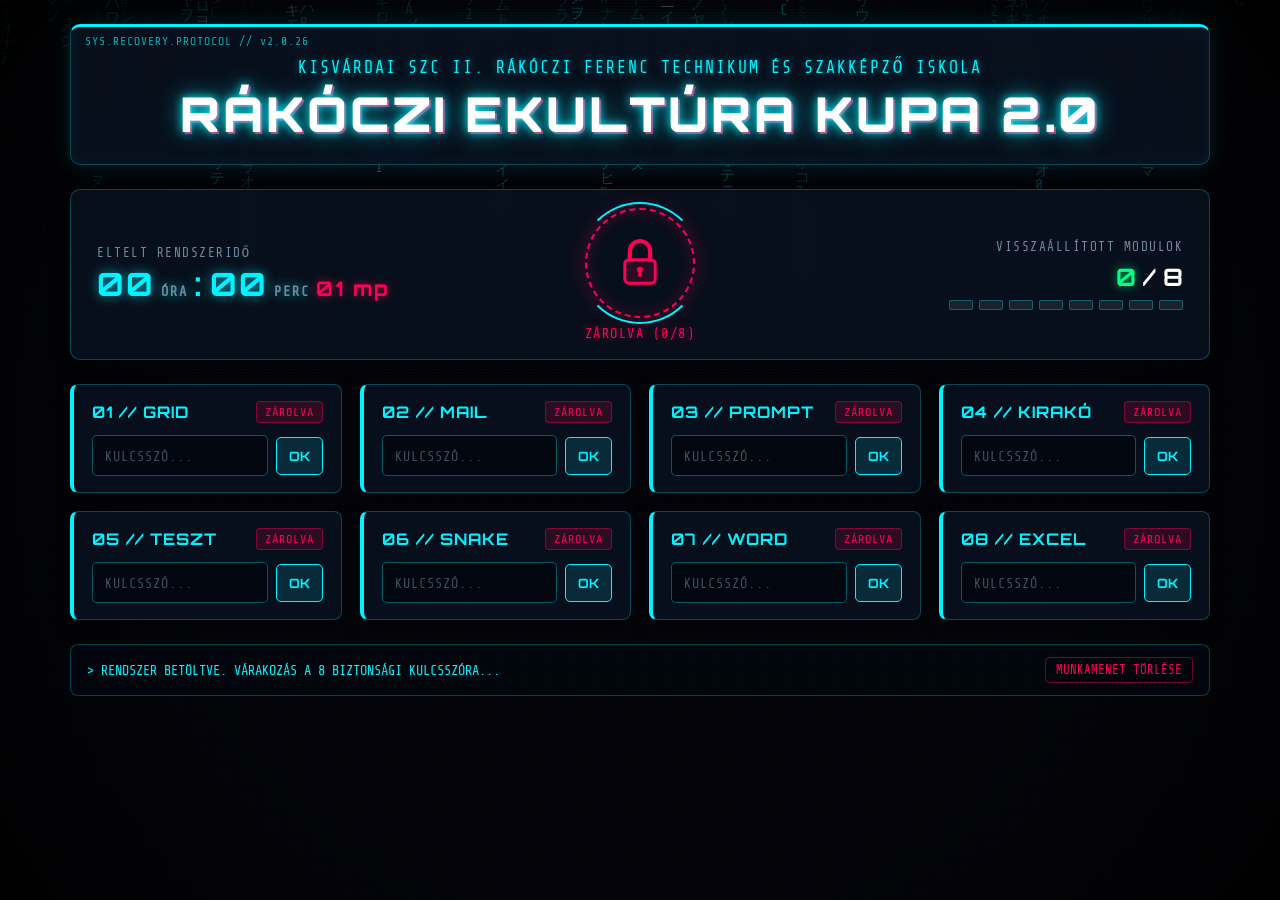
<file: konzol.html>
<!DOCTYPE html>
<html lang="hu">
<head>
<meta charset="UTF-8">
<meta name="viewport" content="width=device-width, initial-scale=1.0">
<title>Rákóczi Ekultúra Kupa 2.0 — Rendszer-helyreállító Konzol</title>
<style>
  @import url('https://fonts.googleapis.com/css2?family=Orbitron:wght@500;700;900&family=Share+Tech+Mono&family=Rajdhani:wght@500;600;700&display=swap');

  :root {
    --bg-dark: #05080f;
    --bg-panel: rgba(10, 18, 32, 0.85);
    --cyan: #00f3ff;
    --cyan-dim: rgba(0, 243, 255, 0.25);
    --magenta: #ff0055;
    --green: #00ff88;
    --green-dim: rgba(0, 255, 136, 0.2);
    --amber: #ffaa00;
    --text-main: #e0f7fa;
    --text-muted: #6c8a9e;
  }

  * {
    box-sizing: border-box;
    margin: 0;
    padding: 0;
  }

  body {
    background-color: var(--bg-dark);
    color: var(--text-main);
    font-family: 'Rajdhani', sans-serif;
    min-height: 100vh;
    overflow-x: hidden;
    position: relative;
    display: flex;
    flex-direction: column;
    align-items: center;
  }

  /* Háttér Matrix / Hálózati Canvas */
  #bg-canvas {
    position: fixed;
    top: 0;
    left: 0;
    width: 100%;
    height: 100%;
    z-index: 0;
    opacity: 0.35;
    pointer-events: none;
  }

  /* CRT Scanline & Vignette overlay */
  .scanlines {
    position: fixed;
    inset: 0;
    background: linear-gradient(
      rgba(18, 16, 16, 0) 50%, 
      rgba(0, 0, 0, 0.35) 50%
    ), linear-gradient(
      90deg,
      rgba(255, 0, 0, 0.03),
      rgba(0, 255, 0, 0.01),
      rgba(0, 0, 255, 0.03)
    );
    background-size: 100% 3px, 6px 100%;
    z-index: 1;
    pointer-events: none;
  }

  .vignette {
    position: fixed;
    inset: 0;
    background: radial-gradient(circle at center, transparent 55%, rgba(0, 0, 0, 0.85) 100%);
    z-index: 1;
    pointer-events: none;
  }

  /* Fő konténer */
  .container {
    position: relative;
    z-index: 2;
    width: 100%;
    max-width: 1180px;
    padding: 24px 20px 50px;
    display: flex;
    flex-direction: column;
    gap: 24px;
  }

  /* Fejléc */
  header {
    text-align: center;
    padding: 20px;
    background: var(--bg-panel);
    border: 1px solid var(--cyan-dim);
    border-top: 3px solid var(--cyan);
    border-radius: 10px;
    box-shadow: 0 0 25px rgba(0, 243, 255, 0.12), inset 0 0 20px rgba(0, 243, 255, 0.05);
    backdrop-filter: blur(8px);
    position: relative;
    overflow: hidden;
  }

  header::before {
    content: "SYS.RECOVERY.PROTOCOL // v2.0.26";
    position: absolute;
    top: 8px;
    left: 14px;
    font-family: 'Share Tech Mono', monospace;
    font-size: 0.72rem;
    color: var(--cyan);
    opacity: 0.7;
    letter-spacing: 1px;
  }

  .school-name {
    font-family: 'Share Tech Mono', monospace;
    font-size: 1.05rem;
    color: var(--cyan);
    letter-spacing: 2px;
    text-transform: uppercase;
    margin-top: 10px;
    margin-bottom: 6px;
    text-shadow: 0 0 8px rgba(0, 243, 255, 0.5);
  }

  h1.main-title {
    font-family: 'Orbitron', sans-serif;
    font-weight: 900;
    font-size: clamp(1.8rem, 4vw, 3rem);
    letter-spacing: 3px;
    text-transform: uppercase;
    color: #fff;
    text-shadow:
      0 0 10px var(--cyan),
      0 0 25px rgba(0, 243, 255, 0.6),
      2px 2px 0px var(--magenta);
    animation: titlePulse 4s infinite alternate;
  }

  @keyframes titlePulse {
    0% { text-shadow: 0 0 10px var(--cyan), 0 0 20px rgba(0, 243, 255, 0.5), 2px 2px 0 var(--magenta); }
    100% { text-shadow: 0 0 15px var(--cyan), 0 0 35px rgba(0, 243, 255, 0.85), -2px -1px 0 var(--magenta); }
  }

  /* Állapot és Időmérő sáv */
  .hud-bar {
    display: grid;
    grid-template-columns: 1fr auto 1fr;
    align-items: center;
    gap: 20px;
    background: var(--bg-panel);
    border: 1px solid var(--cyan-dim);
    border-radius: 10px;
    padding: 18px 26px;
    box-shadow: 0 0 20px rgba(0, 0, 0, 0.6);
    backdrop-filter: blur(8px);
  }

  @media (max-width: 820px) {
    .hud-bar {
      grid-template-columns: 1fr;
      text-align: center;
    }
  }

  /* Időmérő */
  .timer-box {
    display: flex;
    flex-direction: column;
    gap: 4px;
  }

  .hud-label {
    font-family: 'Share Tech Mono', monospace;
    font-size: 0.8rem;
    color: var(--text-muted);
    letter-spacing: 1.5px;
    text-transform: uppercase;
  }

  .timer-display {
    font-family: 'Orbitron', monospace;
    font-size: 2rem;
    font-weight: 700;
    color: var(--cyan);
    text-shadow: 0 0 12px rgba(0, 243, 255, 0.6);
    letter-spacing: 2px;
    display: flex;
    align-items: baseline;
    gap: 6px;
  }

  @media (max-width: 820px) {
    .timer-display { justify-content: center; }
  }

  .timer-unit {
    font-family: 'Share Tech Mono', monospace;
    font-size: 0.85rem;
    color: var(--text-muted);
  }

  .timer-seconds {
    font-size: 1.25rem;
    color: var(--magenta);
    text-shadow: 0 0 8px rgba(255, 0, 85, 0.6);
  }

  /* Központi Lakat Modul */
  .lock-center {
    display: flex;
    flex-direction: column;
    align-items: center;
    justify-content: center;
    position: relative;
  }

  .lock-ring {
    width: 110px;
    height: 110px;
    border-radius: 50%;
    border: 2px dashed var(--magenta);
    display: flex;
    align-items: center;
    justify-content: center;
    position: relative;
    transition: all 0.5s ease;
    box-shadow: 0 0 20px rgba(255, 0, 85, 0.25), inset 0 0 15px rgba(255, 0, 85, 0.2);
  }

  .lock-ring::before {
    content: "";
    position: absolute;
    inset: -8px;
    border-radius: 50%;
    border: 2px solid transparent;
    border-top-color: var(--cyan);
    border-bottom-color: var(--cyan);
    animation: spinSlow 8s linear infinite;
  }

  @keyframes spinSlow {
    100% { transform: rotate(360deg); }
  }

  .lock-ring.unlocked {
    border-color: var(--green);
    border-style: solid;
    box-shadow: 0 0 35px rgba(0, 255, 136, 0.6), inset 0 0 20px rgba(0, 255, 136, 0.35);
    animation: lockPop 0.7s ease;
  }

  .lock-ring.unlocked::before {
    border-top-color: var(--green);
    border-bottom-color: var(--green);
    animation-duration: 3s;
  }

  @keyframes lockPop {
    0% { transform: scale(1); }
    40% { transform: scale(1.22); }
    70% { transform: scale(0.95); }
    100% { transform: scale(1); }
  }

  .lock-svg {
    width: 54px;
    height: 54px;
    overflow: visible;
  }

  .lock-shackle {
    fill: none;
    stroke: var(--magenta);
    stroke-width: 5;
    stroke-linecap: round;
    transition: transform 0.6s cubic-bezier(0.34, 1.56, 0.64, 1), stroke 0.4s ease;
    transform-origin: 36px 26px;
  }

  .lock-body {
    fill: rgba(255, 0, 85, 0.15);
    stroke: var(--magenta);
    stroke-width: 3.5;
    transition: all 0.4s ease;
  }

  .lock-keyhole {
    fill: var(--magenta);
    transition: fill 0.4s ease;
  }

  .lock-ring.unlocked .lock-shackle {
    stroke: var(--green);
    transform: translateY(-9px) rotate(-18deg);
  }

  .lock-ring.unlocked .lock-body {
    fill: rgba(0, 255, 136, 0.2);
    stroke: var(--green);
  }

  .lock-ring.unlocked .lock-keyhole {
    fill: var(--green);
  }

  .lock-status-text {
    margin-top: 8px;
    font-family: 'Share Tech Mono', monospace;
    font-size: 0.85rem;
    letter-spacing: 1.5px;
    color: var(--magenta);
    text-shadow: 0 0 8px rgba(255, 0, 85, 0.5);
    transition: color 0.4s ease;
  }

  .lock-ring.unlocked + .lock-status-text {
    color: var(--green);
    text-shadow: 0 0 10px rgba(0, 255, 136, 0.7);
  }

  /* Haladás (Progress) */
  .progress-box {
    display: flex;
    flex-direction: column;
    align-items: flex-end;
    gap: 8px;
  }

  @media (max-width: 820px) {
    .progress-box { align-items: center; }
  }

  .progress-count {
    font-family: 'Orbitron', sans-serif;
    font-size: 1.5rem;
    font-weight: 700;
    color: #fff;
  }

  .progress-count span {
    color: var(--green);
    text-shadow: 0 0 10px rgba(0, 255, 136, 0.6);
  }

  .segments {
    display: flex;
    gap: 6px;
  }

  .segment {
    width: 24px;
    height: 10px;
    background: rgba(255, 255, 255, 0.08);
    border: 1px solid rgba(0, 243, 255, 0.3);
    border-radius: 2px;
    transition: all 0.4s ease;
  }

  .segment.active {
    background: var(--green);
    border-color: var(--green);
    box-shadow: 0 0 12px var(--green);
  }

  /* 8 Beviteli mező rács */
  .grid-modules {
    display: grid;
    grid-template-columns: repeat(auto-fit, minmax(260px, 1fr));
    gap: 18px;
  }

  .module-card {
    background: var(--bg-panel);
    border: 1px solid var(--cyan-dim);
    border-left: 4px solid var(--cyan);
    border-radius: 8px;
    padding: 16px 18px;
    position: relative;
    transition: all 0.35s ease;
    box-shadow: 0 6px 18px rgba(0, 0, 0, 0.45);
    backdrop-filter: blur(6px);
    overflow: hidden;
  }

  .module-card:hover {
    border-color: var(--cyan);
    box-shadow: 0 0 18px rgba(0, 243, 255, 0.2);
    transform: translateY(-2px);
  }

  /* Megoldott kártya stílusa */
  .module-card.solved {
    border-color: var(--green);
    border-left: 4px solid var(--green);
    background: linear-gradient(135deg, rgba(0, 40, 25, 0.85), rgba(8, 22, 18, 0.9));
    box-shadow: 0 0 22px rgba(0, 255, 136, 0.22);
  }

  .module-card.just-solved {
    animation: cardFlash 0.85s ease;
  }

  @keyframes cardFlash {
    0% { transform: scale(1); box-shadow: 0 0 0 rgba(0, 255, 136, 0); }
    30% { transform: scale(1.04); box-shadow: 0 0 40px var(--green), inset 0 0 25px var(--green); }
    100% { transform: scale(1); box-shadow: 0 0 22px rgba(0, 255, 136, 0.22); }
  }

  .module-card.error-shake {
    animation: shakeError 0.4s ease;
    border-color: var(--magenta);
    box-shadow: 0 0 20px rgba(255, 0, 85, 0.45);
  }

  @keyframes shakeError {
    0%, 100% { transform: translateX(0); }
    20% { transform: translateX(-7px); }
    40% { transform: translateX(7px); }
    60% { transform: translateX(-5px); }
    80% { transform: translateX(5px); }
  }

  .module-header {
    display: flex;
    justify-content: space-between;
    align-items: center;
    margin-bottom: 12px;
  }

  .task-name {
    font-family: 'Orbitron', sans-serif;
    font-size: 1rem;
    font-weight: 700;
    color: var(--cyan);
    letter-spacing: 1px;
  }

  .module-card.solved .task-name {
    color: var(--green);
  }

  .status-badge {
    font-family: 'Share Tech Mono', monospace;
    font-size: 0.75rem;
    padding: 3px 8px;
    border-radius: 4px;
    background: rgba(255, 0, 85, 0.15);
    color: var(--magenta);
    border: 1px solid rgba(255, 0, 85, 0.4);
    letter-spacing: 1px;
  }

  .module-card.solved .status-badge {
    background: rgba(0, 255, 136, 0.15);
    color: var(--green);
    border-color: rgba(0, 255, 136, 0.5);
  }

  .input-row {
    display: flex;
    gap: 8px;
    align-items: center;
  }

  .code-input {
    width: 100%;
    background: rgba(2, 6, 14, 0.85);
    border: 1px solid rgba(0, 243, 255, 0.35);
    border-radius: 5px;
    padding: 10px 12px;
    font-family: 'Share Tech Mono', monospace;
    font-size: 1.05rem;
    color: #fff;
    letter-spacing: 2px;
    text-transform: uppercase;
    outline: none;
    transition: all 0.25s ease;
  }

  .code-input::placeholder {
    color: rgba(108, 138, 158, 0.55);
    font-size: 0.85rem;
    letter-spacing: 1px;
  }

  .code-input:focus {
    border-color: var(--cyan);
    box-shadow: 0 0 12px rgba(0, 243, 255, 0.35);
  }

  .verify-btn {
    background: rgba(0, 243, 255, 0.12);
    border: 1px solid var(--cyan);
    color: var(--cyan);
    font-family: 'Orbitron', sans-serif;
    font-size: 0.8rem;
    font-weight: 700;
    padding: 10px 12px;
    border-radius: 5px;
    cursor: pointer;
    transition: all 0.2s ease;
    white-space: nowrap;
  }

  .verify-btn:hover {
    background: var(--cyan);
    color: #000;
    box-shadow: 0 0 15px var(--cyan);
  }

  /* Megoldott állapot: kicsillagozott doboz, hoverre mutatja a szót */
  .masked-box {
    display: none;
    width: 100%;
    background: rgba(0, 255, 136, 0.08);
    border: 1px solid rgba(0, 255, 136, 0.5);
    border-radius: 5px;
    padding: 10px 12px;
    font-family: 'Share Tech Mono', monospace;
    font-size: 1.1rem;
    color: var(--green);
    letter-spacing: 3px;
    cursor: pointer;
    position: relative;
    justify-content: space-between;
    align-items: center;
    user-select: none;
  }

  .module-card.solved .input-row {
    display: none;
  }

  .module-card.solved .masked-box {
    display: flex;
  }

  .masked-box .hover-hint {
    font-size: 0.7rem;
    letter-spacing: 0.5px;
    color: rgba(0, 255, 136, 0.7);
    font-family: 'Rajdhani', sans-serif;
    text-transform: uppercase;
  }

  .masked-box:hover {
    background: rgba(0, 255, 136, 0.18);
    box-shadow: 0 0 15px rgba(0, 255, 136, 0.3);
  }

  /* Lebegő visszajelző toast értesítés jó megoldásnál */
  .cyber-toast {
    position: fixed;
    top: 24px;
    right: 24px;
    z-index: 50;
    background: rgba(4, 22, 16, 0.95);
    border: 1px solid var(--green);
    border-left: 5px solid var(--green);
    color: var(--green);
    padding: 14px 20px;
    border-radius: 6px;
    font-family: 'Share Tech Mono', monospace;
    box-shadow: 0 0 25px rgba(0, 255, 136, 0.45);
    transform: translateX(140%);
    transition: transform 0.4s cubic-bezier(0.22, 1, 0.36, 1);
    max-width: 340px;
  }

  .cyber-toast.show {
    transform: translateX(0);
  }

  .cyber-toast-title {
    font-weight: bold;
    font-size: 0.95rem;
    margin-bottom: 3px;
    color: #fff;
  }

  /* Végső győzelmi pulzáló banner és modális / kiemelt panel */
  .victory-banner {
    display: none;
    margin-top: 8px;
    padding: 32px 24px;
    border-radius: 12px;
    background: radial-gradient(circle at center, rgba(0, 255, 136, 0.22) 0%, rgba(5, 18, 14, 0.96) 75%);
    border: 2px solid var(--green);
    text-align: center;
    position: relative;
    overflow: hidden;
    animation: victoryPulse 1.8s infinite alternate;
  }

  .victory-banner.active {
    display: block;
  }

  @keyframes victoryPulse {
    0% {
      box-shadow: 0 0 25px rgba(0, 255, 136, 0.45), inset 0 0 20px rgba(0, 255, 136, 0.2);
      transform: scale(1);
    }
    100% {
      box-shadow: 0 0 55px rgba(0, 255, 136, 0.9), 0 0 90px rgba(0, 243, 255, 0.4), inset 0 0 35px rgba(0, 255, 136, 0.45);
      transform: scale(1.012);
    }
  }

  .victory-tag {
    display: inline-block;
    font-family: 'Share Tech Mono', monospace;
    background: var(--green);
    color: #02120a;
    font-weight: bold;
    padding: 4px 14px;
    border-radius: 20px;
    font-size: 0.85rem;
    letter-spacing: 2px;
    margin-bottom: 12px;
  }

  .victory-title {
    font-family: 'Orbitron', sans-serif;
    font-size: clamp(1.5rem, 3.5vw, 2.5rem);
    font-weight: 900;
    color: #fff;
    text-shadow: 0 0 15px var(--green), 0 0 30px var(--green);
    letter-spacing: 2px;
    margin-bottom: 10px;
    text-transform: uppercase;
  }

  .victory-sub {
    font-size: 1.15rem;
    color: #c8f7dc;
    margin-bottom: 18px;
  }

  .victory-time-box {
    display: inline-block;
    background: rgba(0, 0, 0, 0.65);
    border: 1px solid var(--green);
    padding: 14px 28px;
    border-radius: 8px;
    font-family: 'Orbitron', sans-serif;
    font-size: 1.35rem;
    color: var(--green);
    text-shadow: 0 0 12px rgba(0, 255, 136, 0.7);
  }

  /* Konzolos rendszerüzenet sáv alul */
  .terminal-log {
    background: rgba(3, 7, 14, 0.9);
    border: 1px solid rgba(0, 243, 255, 0.25);
    border-radius: 8px;
    padding: 12px 16px;
    font-family: 'Share Tech Mono', monospace;
    font-size: 0.85rem;
    color: var(--cyan);
    display: flex;
    justify-content: space-between;
    align-items: center;
    flex-wrap: wrap;
    gap: 10px;
  }

  .reset-link {
    background: transparent;
    border: 1px solid rgba(255, 0, 85, 0.45);
    color: var(--magenta);
    font-family: 'Share Tech Mono', monospace;
    font-size: 0.78rem;
    padding: 5px 10px;
    border-radius: 4px;
    cursor: pointer;
    transition: all 0.2s ease;
  }

  .reset-link:hover {
    background: rgba(255, 0, 85, 0.2);
    box-shadow: 0 0 10px rgba(255, 0, 85, 0.4);
  }
</style>
</head>
<body>

<canvas id="bg-canvas"></canvas>
<div class="scanlines"></div>
<div class="vignette"></div>

<div class="cyber-toast" id="cyber-toast">
  <div class="cyber-toast-title" id="toast-title">MODUL FELOLDVA</div>
  <div id="toast-msg">Kulcsszó elfogadva.</div>
</div>

<div class="container">
  <!-- Fejléc -->
  <header>
    <div class="school-name">Kisvárdai SZC II. Rákóczi Ferenc Technikum és Szakképző Iskola</div>
    <h1 class="main-title">Rákóczi Ekultúra Kupa 2.0</h1>
  </header>

  <!-- HUD Sáv: Időmérő + Lakat + Haladás -->
  <section class="hud-bar">
    <div class="timer-box">
      <div class="hud-label">Eltelt rendszeridő</div>
      <div class="timer-display" id="timer-display">
        <span id="t-hours">00</span><span class="timer-unit">ÓRA</span>
        <span>:</span>
        <span id="t-minutes">00</span><span class="timer-unit">PERC</span>
        <span class="timer-seconds" id="t-seconds">00 mp</span>
      </div>
    </div>

    <div class="lock-center">
      <div class="lock-ring" id="lock-ring">
        <svg class="lock-svg" viewBox="0 0 64 64">
          <path class="lock-shackle" d="M20 28 V18 A12 12 0 0 1 44 18 V28" />
          <rect class="lock-body" x="14" y="28" width="36" height="28" rx="5" />
          <circle class="lock-keyhole" cx="32" cy="40" r="3.5" />
          <path class="lock-keyhole" d="M30.5 41 L33.5 41 L34.5 48 L29.5 48 Z" />
        </svg>
      </div>
      <div class="lock-status-text" id="lock-status-text">RENDSZER ZÁROLVA</div>
    </div>

    <div class="progress-box">
      <div class="hud-label">Visszaállított modulok</div>
      <div class="progress-count"><span id="solved-count">0</span> / 8</div>
      <div class="segments" id="segments-container">
        <div class="segment"></div>
        <div class="segment"></div>
        <div class="segment"></div>
        <div class="segment"></div>
        <div class="segment"></div>
        <div class="segment"></div>
        <div class="segment"></div>
        <div class="segment"></div>
      </div>
    </div>
  </section>

  <!-- Végső Győzelmi Panel (akkor jelenik meg, ha mind a 8 megvan) -->
  <section class="victory-banner" id="victory-banner">
    <div class="victory-tag">ACCESS GRANTED // 100% RESTORED</div>
    <h2 class="victory-title">Sikeresen visszaállítottuk az iskola rendszerét!</h2>
    <p class="victory-sub">Minden biztonsági kulcsszó hitelesítve — a Kisvárdai II. Rákóczi Cyber Iskola hálózata újra online.</p>
    <div class="victory-time-box" id="final-time-text">
      Teljesítés ideje: 0 óra 0 perc 0 másodperc
    </div>
  </section>

  <!-- 8 Beviteli Modul -->
  <main class="grid-modules" id="modules-grid"></main>

  <!-- Alsó konzol sáv -->
  <footer class="terminal-log">
    <div id="console-output">&gt; RENDSZER BETÖLTVE. VÁRAKOZÁS A 8 BIZTONSÁGI KULCSSZÓRA...</div>
    <button class="reset-link" id="reset-btn" title="Munkamenet és időmérő nullázása">MUNKAMENET TÖRLÉSE</button>
  </footer>
</div>

<script>
  // Feladatok és kulcsszavak konfigurációja
  const TASKS = [
    { id: 1, title: "01 // GRID",   keyword: "IDDQD" },
    { id: 2, title: "02 // MAIL",   keyword: "PROTOKOLL" },
    { id: 3, title: "03 // PROMPT", keyword: "MIKROBI" },
    { id: 4, title: "04 // KIRAKÓ", keyword: "CYBER" },
    { id: 5, title: "05 // TESZT",  keyword: "PIXEL" },
    { id: 6, title: "06 // SNAKE",  keyword: "PYTHON" },
    { id: 7, title: "07 // WORD",   keyword: "LOOP" },
    { id: 8, title: "08 // EXCEL",  keyword: "MATRIX" }
  ];

  // Egyedi tárolási kulcs (böngészőnként/gépenként elkülönül)
  const STORAGE_KEY = "rakoczi_ekultura_kupa_2_state";

  // Web Audio API szintetizált IT hangeffektek (külső fájl nélkül működik)
  const audioCtx = new (window.AudioContext || window.webkitAudioContext)();

  function playTone(type) {
    try {
      if (audioCtx.state === "suspended") audioCtx.resume();
      const now = audioCtx.currentTime;

      if (type === "success") {
        [523.25, 659.25, 783.99, 1046.50].forEach((freq, idx) => {
          const osc = audioCtx.createOscillator();
          const gain = audioCtx.createGain();
          osc.type = "triangle";
          osc.frequency.setValueAtTime(freq, now + idx * 0.07);
          gain.gain.setValueAtTime(0.12, now + idx * 0.07);
          gain.gain.exponentialRampToValueAtTime(0.001, now + idx * 0.07 + 0.25);
          osc.connect(gain);
          gain.connect(audioCtx.destination);
          osc.start(now + idx * 0.07);
          osc.stop(now + idx * 0.07 + 0.26);
        });
      } else if (type === "error") {
        const osc = audioCtx.createOscillator();
        const gain = audioCtx.createGain();
        osc.type = "sawtooth";
        osc.frequency.setValueAtTime(160, now);
        osc.frequency.linearRampToValueAtTime(110, now + 0.25);
        gain.gain.setValueAtTime(0.12, now);
        gain.gain.exponentialRampToValueAtTime(0.001, now + 0.26);
        osc.connect(gain);
        gain.connect(audioCtx.destination);
        osc.start(now);
        osc.stop(now + 0.27);
      } else if (type === "victory") {
        const notes = [440, 554.37, 659.25, 880, 1108.73, 1318.51];
        notes.forEach((freq, idx) => {
          const osc = audioCtx.createOscillator();
          const gain = audioCtx.createGain();
          osc.type = "sine";
          osc.frequency.setValueAtTime(freq, now + idx * 0.1);
          gain.gain.setValueAtTime(0.16, now + idx * 0.1);
          gain.gain.exponentialRampToValueAtTime(0.001, now + idx * 0.1 + 0.55);
          osc.connect(gain);
          gain.connect(audioCtx.destination);
          osc.start(now + idx * 0.1);
          osc.stop(now + idx * 0.1 + 0.56);
        });
      }
    } catch (e) {}
  }

  // Állapot betöltése vagy inicializálása
  function loadState() {
    try {
      const raw = localStorage.getItem(STORAGE_KEY);
      if (raw) {
        const parsed = JSON.parse(raw);
        if (parsed && typeof parsed.startTime === "number" && Array.isArray(parsed.solvedIds)) {
          if (typeof parsed.reloadCount !== "number") parsed.reloadCount = 0;
          return parsed;
        }
      }
    } catch (e) {}
    const fresh = {
      startTime: Date.now(),
      endTime: null,
      solvedIds: [],
      reloadCount: 0
    };
    saveState(fresh);
    return fresh;
  }

  function saveState(st) {
    try {
      localStorage.setItem(STORAGE_KEY, JSON.stringify(st));
    } catch (e) {}
  }

  let state = loadState();
  let timerInterval = null;

  // DOM elemek
  const gridEl = document.getElementById("modules-grid");
  const consoleOut = document.getElementById("console-output");
  const solvedCountEl = document.getElementById("solved-count");
  const segments = document.querySelectorAll(".segment");
  const lockRing = document.getElementById("lock-ring");
  const lockStatusText = document.getElementById("lock-status-text");
  const victoryBanner = document.getElementById("victory-banner");
  const finalTimeText = document.getElementById("final-time-text");
  const toastEl = document.getElementById("cyber-toast");
  const toastTitle = document.getElementById("toast-title");
  const toastMsg = document.getElementById("toast-msg");

  let toastTimeout = null;
  function showToast(title, msg) {
    toastTitle.textContent = title;
    toastMsg.textContent = msg;
    toastEl.classList.add("show");
    clearTimeout(toastTimeout);
    toastTimeout = setTimeout(() => {
      toastEl.classList.remove("show");
    }, 3200);
  }

  // Csillagozott szöveg generálása
  function maskWord(word) {
    return "*".repeat(word.length);
  }

  // Kártyák felépítése
  function renderCards() {
    gridEl.innerHTML = "";
    TASKS.forEach(task => {
      const isSolved = state.solvedIds.includes(task.id);
      const card = document.createElement("div");
      card.className = "module-card" + (isSolved ? " solved" : "");
      card.id = `card-${task.id}`;

      const maskedStr = maskWord(task.keyword);

      card.innerHTML = `
        <div class="module-header">
          <div class="task-name">${task.title}</div>
          <div class="status-badge" id="badge-${task.id}">
            ${isSolved ? "✔ RÖGZÍTVE" : "ZÁROLVA"}
          </div>
        </div>
        <div class="input-row">
          <input
            type="text"
            class="code-input"
            id="input-${task.id}"
            placeholder="Kulcsszó..."
            autocomplete="off"
            spellcheck="false"
          />
          <button class="verify-btn" id="btn-${task.id}">OK</button>
        </div>
        <div class="masked-box" id="masked-${task.id}" title="Vidd rá az egeret a kulcsszó megtekintéséhez">
          <span class="masked-value">${maskedStr}</span>
          <span class="hover-hint">[Egeret rá: megtekint]</span>
        </div>
      `;

      gridEl.appendChild(card);

      const inputEl = card.querySelector(`#input-${task.id}`);
      const btnEl = card.querySelector(`#btn-${task.id}`);
      const maskedBox = card.querySelector(`#masked-${task.id}`);
      const maskedVal = card.querySelector(".masked-value");
      const hoverHint = card.querySelector(".hover-hint");

      // Ellenőrzés események
      btnEl.addEventListener("click", () => checkKeyword(task, inputEl, card));
      inputEl.addEventListener("keydown", (e) => {
        if (e.key === "Enter") checkKeyword(task, inputEl, card);
      });

      // Egér ráhúzásakor felfedi a kulcsszót, levételkor visszacsillagozza
      maskedBox.addEventListener("mouseenter", () => {
        maskedVal.textContent = task.keyword;
        hoverHint.textContent = "[Rögzített kulcsszó]";
      });
      maskedBox.addEventListener("mouseleave", () => {
        maskedVal.textContent = maskedStr;
        hoverHint.textContent = "[Egeret rá: megtekint]";
      });
    });

    updateHUD(false);
  }

  // Kulcsszó ellenőrzése
  function checkKeyword(task, inputEl, card) {
    if (state.solvedIds.includes(task.id)) return;

    const val = inputEl.value.trim().toUpperCase();
    if (!val) return;

    if (val === task.keyword) {
      state.solvedIds.push(task.id);
      const isAllDone = state.solvedIds.length === TASKS.length;
      if (isAllDone && !state.endTime) {
        state.endTime = Date.now();
      }
      saveState(state);

      // Kártya frissítése
      card.classList.add("solved", "just-solved");
      setTimeout(() => card.classList.remove("just-solved"), 900);
      const badge = card.querySelector(`#badge-${task.id}`);
      if (badge) badge.textContent = "✔ RÖGZÍTVE";

      consoleOut.textContent = `> [OK] ${task.title} KULCSSZÓ ELFOGADVA (${state.solvedIds.length}/8).`;

      if (isAllDone) {
        playTone("victory");
        showToast("RENDSZER HELYREÁLLÍTVA!", "Mind a 8 kulcsszó sikeresen rögzítve!");
        triggerBurst();
      } else {
        playTone("success");
        showToast(`${task.title} — MEGFEJTVE!`, `Sikeresen rögzítve (${state.solvedIds.length}/8 modul kész).`);
        // Lakat rövid pulzálása részsikernél
        lockRing.style.transform = "scale(1.12)";
        setTimeout(() => { lockRing.style.transform = "scale(1)"; }, 300);
      }

      updateHUD(true);
    } else {
      playTone("error");
      card.classList.remove("error-shake");
      void card.offsetWidth; // reflow az animáció újraindításához
      card.classList.add("error-shake");
      consoleOut.textContent = `> [HIBA] ÉRVÉNYTELEN KULCSSZÓ A(Z) ${task.title} MODULNÁL!`;
      inputEl.select();
    }
  }

  // HUD és győzelmi állapot frissítése
  function updateHUD(animate) {
    const count = state.solvedIds.length;
    solvedCountEl.textContent = count;

    segments.forEach((seg, idx) => {
      if (idx < count) seg.classList.add("active");
      else seg.classList.remove("active");
    });

    if (count === TASKS.length) {
      lockRing.classList.add("unlocked");
      lockStatusText.textContent = "RENDSZER FELOLDVA";
      victoryBanner.classList.add("active");
      updateTimerDisplay();
    } else {
      lockRing.classList.remove("unlocked");
      lockStatusText.textContent = `ZÁROLVA (${count}/8)`;
      victoryBanner.classList.remove("active");
    }
  }

  // Időmérő frissítése
  function formatDuration(ms) {
    const totalSeconds = Math.max(0, Math.floor(ms / 1000));
    const hours = Math.floor(totalSeconds / 3600);
    const minutes = Math.floor((totalSeconds % 3600) / 60);
    const seconds = totalSeconds % 60;
    return { hours, minutes, seconds };
  }

  function updateTimerDisplay() {
    const currentNow = state.endTime ? state.endTime : Date.now();
    const elapsed = currentNow - state.startTime;
    const { hours, minutes, seconds } = formatDuration(elapsed);

    document.getElementById("t-hours").textContent = String(hours).padStart(2, "0");
    document.getElementById("t-minutes").textContent = String(minutes).padStart(2, "0");
    document.getElementById("t-seconds").textContent = `${String(seconds).padStart(2, "0")} mp`;

    if (state.endTime) {
      const reloads = state.reloadCount || 0;
      const reloadInfo = reloads > 0 ? ` | Oldalfrissítések: ${reloads}` : " | Frissítés nélkül";
      finalTimeText.textContent = `Teljesítés ideje: ${hours} óra ${minutes} perc ${seconds} másodperc${reloadInfo}`;
    }
  }

  // Munkamenet törlése gomb
  document.getElementById("reset-btn").addEventListener("click", () => {
    if (confirm("Biztosan törlöd az eddig rögzített kulcsszavakat és újraindítod az órát?")) {
      state = {
        startTime: Date.now(),
        endTime: null,
        solvedIds: []
      };
      saveState(state);
      consoleOut.textContent = "> MUNKAMENET NULLÁZVA. ÚJ IDŐMÉRÉS ELINDÍTVA.";
      renderCards();
      updateTimerDisplay();
    }
  });

  // Háttér Matrix / Cyber részecske animáció
  const canvas = document.getElementById("bg-canvas");
  const ctx = canvas.getContext("2d");
  let width, height, columns, drops;
  const chars = "01アイウエオカキクケコサシスセソタチツテトナニヌネノハヒフヘホマミムメモヤユヨラリルレロワヲンRÁKÓCZI2.0";
  let burstMode = false;

  function initCanvas() {
    width = canvas.width = window.innerWidth;
    height = canvas.height = window.innerHeight;
    const fontSize = 15;
    columns = Math.floor(width / fontSize);
    drops = Array(columns).fill(1).map(() => Math.random() * -50);
  }

  function triggerBurst() {
    burstMode = true;
    setTimeout(() => { burstMode = false; }, 5000);
  }

  function drawMatrix() {
    ctx.fillStyle = "rgba(5, 8, 15, 0.08)";
    ctx.fillRect(0, 0, width, height);

    ctx.font = "15px 'Share Tech Mono', monospace";
    for (let i = 0; i < drops.length; i++) {
      const text = chars.charAt(Math.floor(Math.random() * chars.length));
      if (burstMode || state.solvedIds.length === TASKS.length) {
        ctx.fillStyle = Math.random() > 0.3 ? "#00ff88" : "#00f3ff";
      } else {
        ctx.fillStyle = Math.random() > 0.92 ? "#ffffff" : "#00f3ff";
      }
      ctx.fillText(text, i * 15, drops[i] * 15);

      if (drops[i] * 15 > height && Math.random() > 0.975) {
        drops[i] = 0;
      }
      drops[i]++;
    }
    requestAnimationFrame(drawMatrix);
  }

  window.addEventListener("resize", initCanvas);
  initCanvas();
  drawMatrix();

  // Oldalfrissítés (F5 / Ctrl+R / újratöltés) észlelése és naplózása
  const navEntries = performance.getEntriesByType && performance.getEntriesByType("navigation");
  const isReload = navEntries && navEntries.length > 0 && navEntries[0].type === "reload";
  if (isReload && state.solvedIds.length < TASKS.length) {
    state.reloadCount = (state.reloadCount || 0) + 1;
    saveState(state);
    consoleOut.textContent = `> [FIGYELMEZTETÉS] OLDALFRISSÍTÉS ÉSZLELVE (${state.reloadCount}. ALKALOM)! AZ IDŐMÉRŐ NEM ÁLL NULLÁRA.`;
  }

  // Böngésző kilépés / frissítés előtti megerősítés aktív játék alatt
  window.addEventListener("beforeunload", (e) => {
    if (state.solvedIds.length < TASKS.length) {
      e.preventDefault();
      e.returnValue = "";
    }
  });

  // Reset gomb frissítése reloadCount nullázásával is
  const resetBtn = document.getElementById("reset-btn");
  resetBtn.onclick = null;
  resetBtn.addEventListener("click", () => {
    if (confirm("Biztosan törlöd az eddig rögzített kulcsszavakat és újraindítod az órát?")) {
      state = {
        startTime: Date.now(),
        endTime: null,
        solvedIds: [],
        reloadCount: 0
      };
      saveState(state);
      consoleOut.textContent = "> MUNKAMENET NULLÁZVA. ÚJ IDŐMÉRÉS ELINDÍTVA.";
      renderCards();
      updateTimerDisplay();
    }
  });

  // Indítás
  renderCards();
  updateTimerDisplay();
  timerInterval = setInterval(updateTimerDisplay, 1000);
</script>
</body>
</html>
</file>
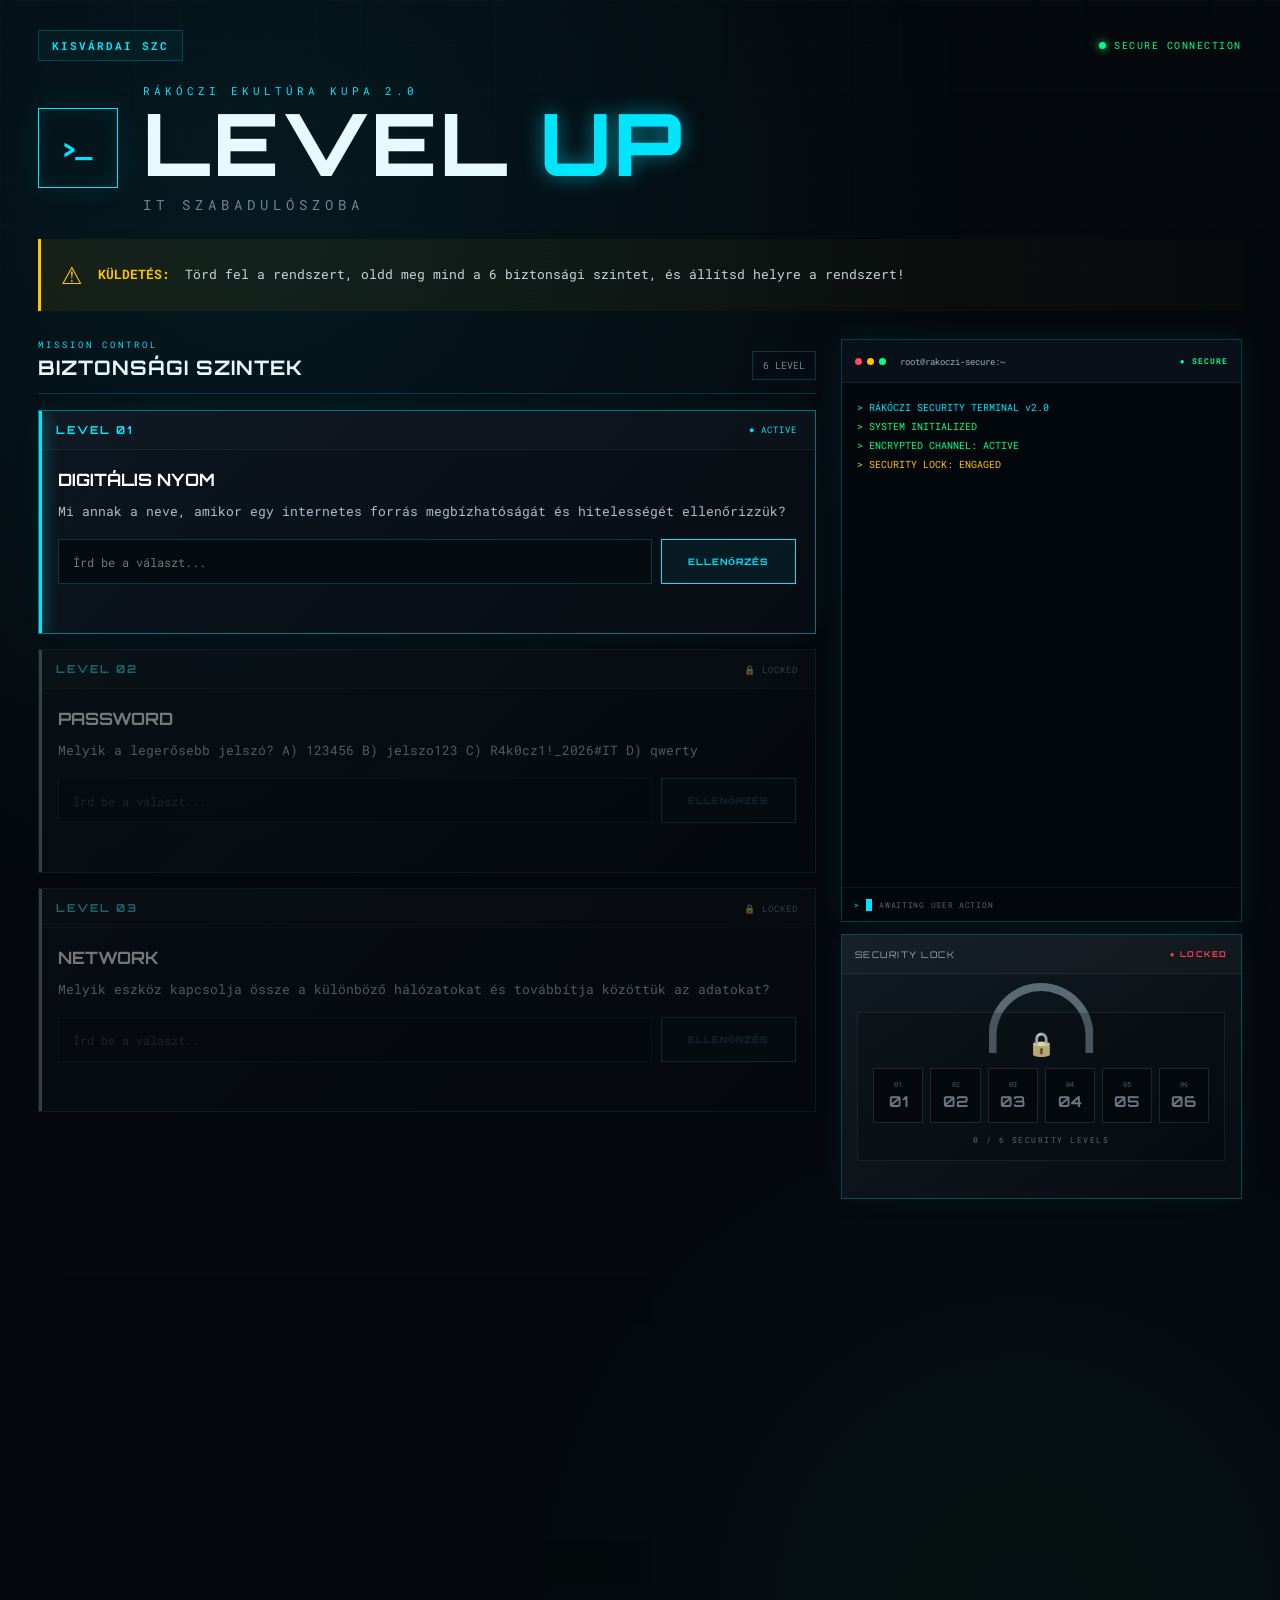
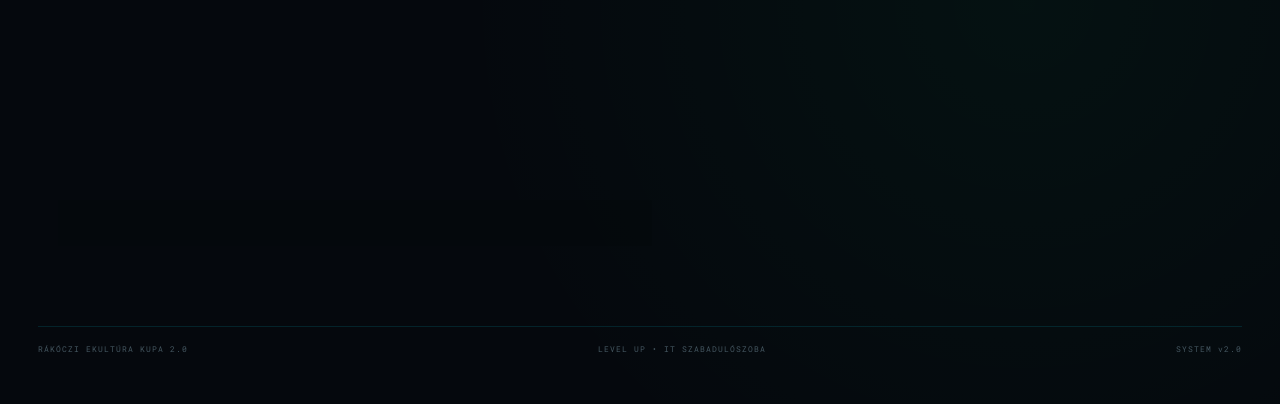
<file: _regi_/index (1).html>
<!DOCTYPE html>
<html lang="hu">

<head>
    <meta charset="UTF-8">

    <meta
        name="viewport"
        content="width=device-width, initial-scale=1.0"
    >

    <meta
        name="description"
        content="Rákóczi Ekultúra Kupa 2.0 – LEVEL UP IT szabadulószoba"
    >

    <title>
        Rákóczi Ekultúra Kupa 2.0 – LEVEL UP
    </title>

    <!-- GOOGLE FONT -->
    <link
        rel="preconnect"
        href="https://fonts.googleapis.com"
    >

    <link
        rel="preconnect"
        href="https://fonts.gstatic.com"
        crossorigin
    >

    <link
        href="https://fonts.googleapis.com/css2?family=Orbitron:wght@400;500;600;700;800&family=Roboto+Mono:wght@400;500;600;700&display=swap"
        rel="stylesheet"
    >

    <!-- SAJÁT CSS -->
    <link
        rel="stylesheet"
        href="style.css"
    >
</head>


<body>


    <!-- =====================================================
         HÁTTÉR / DEKORÁCIÓ
         ===================================================== -->

    <div class="background-grid"></div>

    <div class="scanline"></div>


    <!-- =====================================================
         FŐ TARTALOM
         ===================================================== -->

    <main class="page">


        <!-- =================================================
             FEJLÉC
             ================================================= -->

        <header class="hero">

            <div class="hero-top">

                <div class="school-tag">
                    KISVÁRDAI SZC
                </div>

                <div class="security-status">
                    <span class="status-dot"></span>
                    SECURE CONNECTION
                </div>

            </div>


            <div class="hero-content">

                <div class="hero-icon">
                    &gt;_
                </div>

                <div>

                    <div class="eyebrow">
                        RÁKÓCZI EKULTÚRA KUPA 2.0
                    </div>

                    <h1>
                        LEVEL <span>UP</span>
                    </h1>

                    <p class="hero-subtitle">
                        IT SZABADULÓSZOBA
                    </p>

                </div>

            </div>


            <div class="mission-box">

                <div class="mission-icon">
                    ⚠
                </div>

                <div>

                    <strong>
                        KÜLDETÉS:
                    </strong>

                    <span>
                        Törd fel a rendszert, oldd meg mind a 6 biztonsági szintet,
                        és állítsd helyre a rendszert!
                    </span>

                </div>

            </div>

        </header>



        <!-- =================================================
             KÉT HASÁB
             ================================================= -->

        <div class="game-layout">


            <!-- =================================================
                 BAL OLDAL – FELADATOK
                 ================================================= -->

            <section class="tasks-area">


                <div class="section-heading">

                    <div>

                        <span class="section-label">
                            MISSION CONTROL
                        </span>

                        <h2>
                            BIZTONSÁGI SZINTEK
                        </h2>

                    </div>

                    <div class="level-counter">
                        6 LEVEL
                    </div>

                </div>



                <!-- =============================================
                     FELADATOK HELYE
                     A JavaScript ide generálja a 6 szintet.
                     ============================================= -->

                <div
                    id="levels"
                    class="levels-container"
                ></div>


            </section>



            <!-- =================================================
                 JOBB OLDAL – TERMINÁL + LAKAT
                 ================================================= -->

            <aside class="security-console">


                <!-- =============================================
                     TERMINÁL
                     ============================================= -->

                <div class="terminal-panel">


                    <div class="terminal-header">

                        <div class="dots">

                            <i></i>
                            <i></i>
                            <i></i>

                        </div>


                        <span class="terminal-title">
                            root@rakoczi-secure:~
                        </span>


                        <strong class="terminal-secure">
                            ● SECURE
                        </strong>

                    </div>



                    <!-- TERMINÁL TARTALMA -->

                    <div
                        class="terminal"
                        id="terminal"
                    ></div>



                    <!-- TERMINÁL ALSÓ SÁV -->

                    <div class="terminal-footer">

                        <span class="terminal-prompt">
                            &gt;
                        </span>

                        <span class="cursor"></span>

                        <span>
                            AWAITING USER ACTION
                        </span>

                    </div>


                </div>



                <!-- =============================================
                     DIGITÁLIS LAKAT
                     ============================================= -->

                <div class="lock-console">


                    <!-- LAKAT FEJLÉC -->

                    <div class="lock-console-header">

                        <span>
                            SECURITY LOCK
                        </span>

                        <strong id="lockStatus">
                            ● LOCKED
                        </strong>

                    </div>



                    <!-- LAKAT TEST -->

                    <div class="lock-console-body">


                        <!-- LAKAT KENGYEL -->

                        <div class="lock-shackle"></div>



                        <div class="lock">


                            <!-- LAKAT IKON -->

                            <div
                                class="lock-icon"
                                id="lockIcon"
                            >
                                🔒
                            </div>



                            <!-- HAT DIGIT -->

                            <div class="digits">


                                <div
                                    class="digit"
                                    id="digit1"
                                >
                                    <span>01</span>
                                    <b>01</b>
                                </div>


                                <div
                                    class="digit"
                                    id="digit2"
                                >
                                    <span>02</span>
                                    <b>02</b>
                                </div>


                                <div
                                    class="digit"
                                    id="digit3"
                                >
                                    <span>03</span>
                                    <b>03</b>
                                </div>


                                <div
                                    class="digit"
                                    id="digit4"
                                >
                                    <span>04</span>
                                    <b>04</b>
                                </div>


                                <div
                                    class="digit"
                                    id="digit5"
                                >
                                    <span>05</span>
                                    <b>05</b>
                                </div>


                                <div
                                    class="digit"
                                    id="digit6"
                                >
                                    <span>06</span>
                                    <b>06</b>
                                </div>


                            </div>



                            <!-- ÁLLAPOT -->

                            <div
                                class="lock-message"
                                id="lockMessage"
                            >
                                0 / 6 SECURITY LEVELS
                            </div>


                        </div>

                    </div>

                </div>


            </aside>

        </div>



        <!-- =================================================
             ALSÓ INFORMÁCIÓS SÁV
             ================================================= -->

        <footer class="page-footer">

            <div>
                RÁKÓCZI EKULTÚRA KUPA 2.0
            </div>

            <div>
                LEVEL UP • IT SZABADULÓSZOBA
            </div>

            <div>
                SYSTEM v2.0
            </div>

        </footer>


    </main>



    <!-- =====================================================
         SIKER MODAL
         ===================================================== -->

    <div
        id="successModal"
        class="success-modal"
    >

        <div class="success-box">


            <div class="success-icon">
                ✓
            </div>


            <div class="success-label">
                SECURITY BREACH COMPLETE
            </div>


            <h2>
                LEVEL UP
                <span>COMPLETE!</span>
            </h2>


            <p>
                Gratulálunk!
                Sikeresen teljesítetted mind a 6 biztonsági szintet.
            </p>


            <div class="success-code">
                SYSTEM RESTORED
            </div>


            <div class="success-divider"></div>


            <button
                type="button"
                onclick="closeSuccessModal()"
            >
                VISSZA A PÁLYÁRA
            </button>


        </div>

    </div>



    <!-- =====================================================
         JAVASCRIPT
         ===================================================== -->

    <script src="script.js"></script>


</body>

</html>
</file>
<file: _regi_/style.css>
/* =========================================================
   RÁKÓCZI EKULTÚRA KUPA 2.0 – LEVEL UP
   IT SZABADULÓSZOBA
   ========================================================= */


/* =========================================================
   ALAP
   ========================================================= */

* {
    margin: 0;
    padding: 0;
    box-sizing: border-box;
}


:root {

    --bg: #05080d;

    --panel: #0a1018;

    --panel-light: #0d1620;

    --border: rgba(0, 220, 255, 0.22);

    --cyan: #00e5ff;

    --cyan-dark: #008ca3;

    --green: #00ff88;

    --red: #ff3b5c;

    --yellow: #ffc400;

    --text: #e7faff;

    --muted: #718493;

    --shadow:
        0 0 30px rgba(0, 229, 255, 0.08);
}


html {
    scroll-behavior: smooth;
}


body {

    min-height: 100vh;

    background:
        radial-gradient(
            circle at 20% 10%,
            rgba(0, 229, 255, 0.08),
            transparent 35%
        ),
        radial-gradient(
            circle at 80% 80%,
            rgba(0, 255, 136, 0.04),
            transparent 30%
        ),
        var(--bg);

    color: var(--text);

    font-family:
        "Roboto Mono",
        monospace;

    overflow-x: hidden;
}


/* =========================================================
   HÁTTÉR RÁCS
   ========================================================= */

.background-grid {

    position: fixed;

    inset: 0;

    pointer-events: none;

    opacity: 0.16;

    background-image:

        linear-gradient(
            rgba(0, 229, 255, 0.12) 1px,
            transparent 1px
        ),

        linear-gradient(
            90deg,
            rgba(0, 229, 255, 0.12) 1px,
            transparent 1px
        );

    background-size: 45px 45px;

    mask-image:
        linear-gradient(
            to bottom,
            black,
            transparent 90%
        );

    z-index: -2;
}


/* =========================================================
   SCANLINE
   ========================================================= */

.scanline {

    position: fixed;

    inset: 0;

    pointer-events: none;

    background:
        linear-gradient(
            transparent 50%,
            rgba(0, 229, 255, 0.015) 50%
        );

    background-size: 100% 4px;

    z-index: 100;

    opacity: 0.35;
}


/* =========================================================
   OLDAL
   ========================================================= */

.page {

    width: min(1500px, 94%);

    margin: 0 auto;

    padding: 30px 0 50px;
}


/* =========================================================
   HERO
   ========================================================= */

.hero {

    margin-bottom: 28px;
}


.hero-top {

    display: flex;

    justify-content: space-between;

    align-items: center;

    margin-bottom: 22px;
}


.school-tag {

    padding: 7px 13px;

    border: 1px solid var(--border);

    background: rgba(0, 229, 255, 0.04);

    color: var(--cyan);

    font-size: 11px;

    letter-spacing: 2px;

    font-weight: 700;
}


.security-status {

    display: flex;

    align-items: center;

    gap: 8px;

    color: var(--green);

    font-size: 10px;

    letter-spacing: 1.5px;
}


.status-dot {

    width: 7px;

    height: 7px;

    background: var(--green);

    border-radius: 50%;

    box-shadow:
        0 0 8px var(--green);

    animation: pulse 1.6s infinite;
}


@keyframes pulse {

    0%,
    100% {
        opacity: 1;
    }

    50% {
        opacity: 0.35;
    }
}


.hero-content {

    display: flex;

    align-items: center;

    gap: 25px;
}


.hero-icon {

    width: 80px;

    height: 80px;

    display: flex;

    align-items: center;

    justify-content: center;

    border: 1px solid var(--cyan);

    color: var(--cyan);

    font-family: "Orbitron", sans-serif;

    font-size: 24px;

    font-weight: 700;

    box-shadow:
        inset 0 0 20px rgba(0, 229, 255, 0.08),
        0 0 25px rgba(0, 229, 255, 0.08);
}


.eyebrow {

    color: var(--cyan);

    font-size: 11px;

    letter-spacing: 4px;

    margin-bottom: 5px;
}


h1 {

    font-family: "Orbitron", sans-serif;

    font-size: clamp(42px, 7vw, 86px);

    line-height: 0.95;

    letter-spacing: 3px;

    font-weight: 800;
}


h1 span {

    color: var(--cyan);

    text-shadow:
        0 0 20px rgba(0, 229, 255, 0.5);
}


.hero-subtitle {

    margin-top: 10px;

    color: var(--muted);

    font-size: 14px;

    letter-spacing: 5px;
}


/* =========================================================
   MISSION
   ========================================================= */

.mission-box {

    display: flex;

    align-items: center;

    gap: 15px;

    margin-top: 25px;

    padding: 17px 20px;

    border-left: 3px solid var(--yellow);

    background:
        linear-gradient(
            90deg,
            rgba(255, 196, 0, 0.07),
            rgba(255, 196, 0, 0.015)
        );

    color: #c8d4dc;

    font-size: 13px;

    line-height: 1.6;
}


.mission-icon {

    color: var(--yellow);

    font-size: 24px;

    flex-shrink: 0;
}


.mission-box strong {

    color: var(--yellow);

    margin-right: 7px;
}


/* =========================================================
   FŐ KÉT HASÁB
   ========================================================= */

.game-layout {

    display: grid;

    grid-template-columns:
        minmax(0, 1.55fr)
        minmax(370px, 0.8fr);

    gap: 25px;

    align-items: start;
}


/* =========================================================
   BAL OLDAL
   ========================================================= */

.tasks-area {

    min-width: 0;
}


.section-heading {

    display: flex;

    justify-content: space-between;

    align-items: end;

    margin-bottom: 16px;

    padding-bottom: 13px;

    border-bottom: 1px solid var(--border);
}


.section-label {

    display: block;

    color: var(--cyan);

    font-size: 9px;

    letter-spacing: 3px;

    margin-bottom: 5px;
}


.section-heading h2 {

    font-family: "Orbitron", sans-serif;

    font-size: 20px;

    letter-spacing: 1px;
}


.level-counter {

    color: var(--muted);

    font-size: 10px;

    border: 1px solid var(--border);

    padding: 7px 10px;
}


/* =========================================================
   FELADATOK
   ========================================================= */

.levels-container {

    display: flex;

    flex-direction: column;

    gap: 15px;
}


.level-card {

    position: relative;

    overflow: hidden;

    border: 1px solid rgba(0, 229, 255, 0.18);

    background:
        linear-gradient(
            135deg,
            rgba(13, 22, 32, 0.96),
            rgba(7, 12, 18, 0.96)
        );

    transition:
        border-color 0.3s,
        box-shadow 0.3s,
        opacity 0.3s,
        transform 0.3s;
}


.level-card::before {

    content: "";

    position: absolute;

    top: 0;

    left: 0;

    width: 3px;

    height: 100%;

    background: var(--muted);

    transition: 0.3s;
}


.level-card.active {

    border-color:
        rgba(0, 229, 255, 0.45);

    box-shadow:
        0 0 25px rgba(0, 229, 255, 0.05);
}


.level-card.active::before {

    background: var(--cyan);

    box-shadow:
        0 0 15px var(--cyan);
}


.level-card.locked {

    opacity: 0.45;

    filter: grayscale(0.3);
}


.level-card.done {

    border-color:
        rgba(0, 255, 136, 0.4);

    box-shadow:
        0 0 25px rgba(0, 255, 136, 0.05);
}


.level-card.done::before {

    background: var(--green);

    box-shadow:
        0 0 15px var(--green);
}


.level-card.wrong {

    animation: shake 0.35s;

    border-color: var(--red);
}


@keyframes shake {

    0%,
    100% {
        transform: translateX(0);
    }

    25% {
        transform: translateX(-6px);
    }

    75% {
        transform: translateX(6px);
    }
}


/* =========================================================
   FELADAT FEJLÉC
   ========================================================= */

.level-header {

    display: flex;

    justify-content: space-between;

    align-items: center;

    padding: 12px 17px;

    border-bottom:
        1px solid rgba(255, 255, 255, 0.05);

    background:
        rgba(255, 255, 255, 0.015);
}


.level-number {

    color: var(--cyan);

    font-family: "Orbitron", sans-serif;

    font-size: 11px;

    letter-spacing: 2px;

    font-weight: 700;
}


.level-status {

    color: var(--muted);

    font-size: 9px;

    letter-spacing: 1px;
}


.level-card.active .level-status {

    color: var(--cyan);
}


.level-card.done .level-status {

    color: var(--green);
}


/* =========================================================
   FELADAT TARTALOM
   ========================================================= */

.level-content {

    padding: 19px;
}


.level-content h2 {

    font-family: "Orbitron", sans-serif;

    font-size: 17px;

    color: #ffffff;

    margin-bottom: 10px;
}


.level-content p {

    color: #aebdc7;

    font-size: 13px;

    line-height: 1.7;

    margin-bottom: 17px;
}


/* =========================================================
   VÁLASZ
   ========================================================= */

.answer-area {

    display: flex;

    gap: 9px;
}


.answer-area input {

    flex: 1;

    min-width: 0;

    height: 45px;

    padding: 0 14px;

    border: 1px solid
        rgba(0, 229, 255, 0.22);

    outline: none;

    background: #050a0f;

    color: var(--text);

    font-family: "Roboto Mono", monospace;

    font-size: 12px;

    transition: 0.25s;
}


.answer-area input:focus {

    border-color: var(--cyan);

    box-shadow:
        0 0 15px rgba(0, 229, 255, 0.1);
}


.answer-area input:disabled {

    opacity: 0.5;

    cursor: not-allowed;
}


.answer-area button {

    min-width: 135px;

    border: 1px solid var(--cyan);

    background:
        rgba(0, 229, 255, 0.06);

    color: var(--cyan);

    font-family: "Orbitron", sans-serif;

    font-size: 9px;

    font-weight: 700;

    letter-spacing: 1px;

    cursor: pointer;

    transition: 0.25s;
}


.answer-area button:hover:not(:disabled) {

    background: var(--cyan);

    color: #001014;

    box-shadow:
        0 0 20px rgba(0, 229, 255, 0.25);
}


.answer-area button:disabled {

    opacity: 0.35;

    cursor: not-allowed;
}


/* =========================================================
   VISSZAJELZÉS
   ========================================================= */

.feedback {

    min-height: 20px;

    margin-top: 10px;

    font-size: 10px;

    letter-spacing: 0.5px;
}


.feedback.success {

    color: var(--green);

    text-shadow:
        0 0 8px rgba(0, 255, 136, 0.4);
}


.feedback.error {

    color: var(--red);

    text-shadow:
        0 0 8px rgba(255, 59, 92, 0.35);
}


/* =========================================================
   JOBB OLDALI KONZOL
   ========================================================= */

.security-console {

    position: sticky;

    top: 20px;

    height: calc(100vh - 40px);

    min-height: 650px;

    display: flex;

    flex-direction: column;

    gap: 12px;
}


/* =========================================================
   TERMINÁL
   ========================================================= */

.terminal-panel {

    flex: 1;

    min-height: 0;

    display: flex;

    flex-direction: column;

    overflow: hidden;

    border:
        1px solid rgba(0, 229, 255, 0.25);

    background:
        #03070b;

    box-shadow:
        var(--shadow);
}


.terminal-header {

    height: 43px;

    flex-shrink: 0;

    display: flex;

    align-items: center;

    gap: 10px;

    padding: 0 13px;

    border-bottom:
        1px solid rgba(255, 255, 255, 0.07);

    background:
        #091019;

    font-size: 9px;
}


.dots {

    display: flex;

    gap: 5px;

    margin-right: 4px;
}


.dots i {

    width: 7px;

    height: 7px;

    border-radius: 50%;

    background: #4c5a63;
}


.dots i:first-child {
    background: #ff4b5c;
}


.dots i:nth-child(2) {
    background: #ffc400;
}


.dots i:nth-child(3) {
    background: #00ff88;
}


.terminal-title {

    color: #9eabb3;

    flex: 1;
}


.terminal-secure {

    color: var(--green);

    font-size: 8px;

    letter-spacing: 1px;
}


/* =========================================================
   TERMINÁL TARTALMA
   ========================================================= */

.terminal {

    flex: 1;

    min-height: 0;

    overflow-y: auto;

    padding: 15px;

    color: #91aab5;

    font-size: 10px;

    line-height: 1.9;
}


.terminal::-webkit-scrollbar {

    width: 4px;
}


.terminal::-webkit-scrollbar-thumb {

    background: #16404a;
}


.terminal-line {

    animation:
        terminalAppear 0.25s ease-out;
}


@keyframes terminalAppear {

    from {
        opacity: 0;
        transform: translateX(-5px);
    }

    to {
        opacity: 1;
        transform: translateX(0);
    }
}


.terminal-line.success {

    color: var(--green);
}


.terminal-line.error {

    color: var(--red);
}


.terminal-line.warning {

    color: var(--yellow);
}


.terminal-line.system {

    color: var(--cyan);
}


/* =========================================================
   TERMINÁL FOOTER
   ========================================================= */

.terminal-footer {

    height: 34px;

    flex-shrink: 0;

    display: flex;

    align-items: center;

    gap: 7px;

    padding: 0 12px;

    border-top:
        1px solid rgba(255, 255, 255, 0.05);

    color: #52646d;

    font-size: 8px;

    letter-spacing: 0.7px;
}


.terminal-prompt {

    color: var(--cyan);
}


.cursor {

    width: 6px;

    height: 12px;

    background: var(--cyan);

    animation: cursorBlink 1s infinite;
}


@keyframes cursorBlink {

    0%,
    50% {
        opacity: 1;
    }

    51%,
    100% {
        opacity: 0;
    }
}


/* =========================================================
   DIGITÁLIS LAKAT
   ========================================================= */

.lock-console {

    position: relative;

    flex-shrink: 0;

    height: 265px;

    overflow: hidden;

    border:
        1px solid rgba(0, 229, 255, 0.25);

    background:
        linear-gradient(
            145deg,
            #111b23,
            #070c11
        );

    box-shadow:
        0 0 30px rgba(0, 229, 255, 0.05);

    transition: 0.5s;
}


.lock-console-header {

    height: 39px;

    display: flex;

    justify-content: space-between;

    align-items: center;

    padding: 0 13px;

    border-bottom:
        1px solid rgba(255, 255, 255, 0.07);

    background:
        rgba(255, 255, 255, 0.025);

    font-family: "Orbitron", sans-serif;

    font-size: 9px;

    letter-spacing: 1.5px;
}


.lock-console-header span {

    color: #9baab3;
}


.lock-console-header strong {

    color: var(--red);

    font-size: 8px;
}


.lock-console.unlocked {

    border-color:
        rgba(0, 255, 136, 0.5);

    box-shadow:
        0 0 35px rgba(0, 255, 136, 0.12);
}


.lock-console.unlocked
.lock-console-header strong {

    color: var(--green);
}


/* =========================================================
   LAKAT TEST
   ========================================================= */

.lock-console-body {

    position: relative;

    height: calc(100% - 39px);

    display: flex;

    align-items: center;

    justify-content: center;
}


.lock {

    position: relative;

    z-index: 2;

    width: 92%;

    padding: 15px;

    border:
        1px solid rgba(255, 255, 255, 0.07);

    background:
        rgba(0, 0, 0, 0.2);
}


/* =========================================================
   KENGYEL
   ========================================================= */

.lock-shackle {

    position: absolute;

    width: 105px;

    height: 70px;

    top: 9px;

    left: 50%;

    transform:
        translateX(-50%)
        rotate(0deg);

    border:
        8px solid #596a73;

    border-bottom: none;

    border-radius:
        60px 60px 0 0;

    z-index: 1;

    transition:
        transform 0.8s ease,
        border-color 0.5s,
        filter 0.5s;
}


.lock-console.unlocked
.lock-shackle {

    transform:
        translateX(-50%)
        translateY(-25px)
        rotate(-18deg);

    border-color: var(--green);

    filter:
        drop-shadow(
            0 0 10px rgba(0, 255, 136, 0.5)
        );
}


/* =========================================================
   LAKAT IKON
   ========================================================= */

.lock-icon {

    position: relative;

    text-align: center;

    margin-bottom: 10px;

    font-size: 23px;

    filter:
        grayscale(0.7);

    transition: 0.5s;
}


.lock-console.unlocked
.lock-icon {

    filter:
        grayscale(0);

    transform: scale(1.08);
}


/* =========================================================
   DIGITEK
   ========================================================= */

.digits {

    display: grid;

    grid-template-columns:
        repeat(6, 1fr);

    gap: 7px;
}


.digit {

    position: relative;

    height: 55px;

    display: flex;

    flex-direction: column;

    justify-content: center;

    align-items: center;

    border:
        1px solid rgba(255, 255, 255, 0.12);

    background:
        #05090d;

    color: #44545c;

    transition:
        0.4s;
}


.digit span {

    font-size: 7px;

    color: #4c5b63;

    margin-bottom: 3px;
}


.digit b {

    font-family: "Orbitron", sans-serif;

    font-size: 15px;

    color: #66767e;
}


.digit.unlocked {

    border-color:
        rgba(0, 255, 136, 0.65);

    background:
        rgba(0, 255, 136, 0.06);

    color: var(--green);

    transform: translateY(-3px);

    box-shadow:
        0 0 15px rgba(0, 255, 136, 0.15);
}


.digit.unlocked span {

    color:
        rgba(0, 255, 136, 0.65);
}


.digit.unlocked b {

    color: var(--green);

    text-shadow:
        0 0 10px rgba(0, 255, 136, 0.6);
}


/* =========================================================
   LAKAT ÜZENET
   ========================================================= */

.lock-message {

    margin-top: 12px;

    text-align: center;

    color: #596b74;

    font-size: 8px;

    letter-spacing: 1.5px;
}


.lock-console.unlocked
.lock-message {

    color: var(--green);

    text-shadow:
        0 0 8px rgba(0, 255, 136, 0.5);
}


/* =========================================================
   FOOTER
   ========================================================= */

.page-footer {

    display: flex;

    justify-content: space-between;

    gap: 15px;

    margin-top: 30px;

    padding-top: 17px;

    border-top:
        1px solid rgba(0, 229, 255, 0.12);

    color: #455761;

    font-size: 8px;

    letter-spacing: 1px;
}


/* =========================================================
   SIKER MODAL
   ========================================================= */

.success-modal {

    position: fixed;

    inset: 0;

    display: flex;

    align-items: center;

    justify-content: center;

    padding: 20px;

    background:
        rgba(0, 4, 7, 0.88);

    backdrop-filter:
        blur(7px);

    opacity: 0;

    visibility: hidden;

    transition:
        opacity 0.35s,
        visibility 0.35s;

    z-index: 500;
}


.success-modal.show {

    opacity: 1;

    visibility: visible;
}


.success-box {

    width: min(500px, 100%);

    padding: 40px 35px;

    text-align: center;

    border:
        1px solid rgba(0, 255, 136, 0.45);

    background:
        linear-gradient(
            145deg,
            #0d1918,
            #050b0d
        );

    box-shadow:
        0 0 60px rgba(0, 255, 136, 0.12);

    transform: scale(0.9);

    transition: transform 0.4s;
}


.success-modal.show
.success-box {

    transform: scale(1);
}


.success-icon {

    width: 70px;

    height: 70px;

    margin: 0 auto 20px;

    display: flex;

    align-items: center;

    justify-content: center;

    border:
        2px solid var(--green);

    border-radius: 50%;

    color: var(--green);

    font-size: 32px;

    box-shadow:
        0 0 30px rgba(0, 255, 136, 0.2);
}


.success-label {

    color: var(--green);

    font-size: 9px;

    letter-spacing: 3px;

    margin-bottom: 12px;
}


.success-box h2 {

    font-family: "Orbitron", sans-serif;

    font-size: 28px;

    letter-spacing: 2px;

    margin-bottom: 15px;
}


.success-box h2 span {

    color: var(--cyan);
}


.success-box p {

    color: #a9bac2;

    font-size: 12px;

    line-height: 1.7;

    margin-bottom: 20px;
}


.success-code {

    display: inline-block;

    padding: 10px 15px;

    border:
        1px solid rgba(0, 255, 136, 0.3);

    color: var(--green);

    background:
        rgba(0, 255, 136, 0.05);

    font-size: 10px;

    letter-spacing: 2px;
}


.success-divider {

    height: 1px;

    background:
        rgba(255, 255, 255, 0.08);

    margin: 25px 0;
}


.success-box button {

    height: 43px;

    padding: 0 25px;

    border:
        1px solid var(--cyan);

    background:
        rgba(0, 229, 255, 0.05);

    color: var(--cyan);

    font-family: "Orbitron", sans-serif;

    font-size: 9px;

    letter-spacing: 1px;

    cursor: pointer;

    transition: 0.25s;
}


.success-box button:hover {

    background: var(--cyan);

    color: #001014;

    box-shadow:
        0 0 25px rgba(0, 229, 255, 0.25);
}


/* =========================================================
   TABLET
   ========================================================= */

@media (max-width: 1100px) {

    .game-layout {

        grid-template-columns: 1fr;

    }


    .security-console {

        position: sticky;

        top: 15px;

        height: 650px;

        min-height: 650px;

        order: -1;

    }

}


/* =========================================================
   MOBIL
   ========================================================= */

@media (max-width: 650px) {

    .page {

        width: 94%;

        padding-top: 18px;

    }


    .hero-top {

        align-items: flex-start;

        gap: 10px;

        flex-direction: column;

    }


    .hero-content {

        gap: 14px;

    }


    .hero-icon {

        width: 55px;

        height: 55px;

        font-size: 18px;

    }


    .eyebrow {

        font-size: 8px;

        letter-spacing: 2px;

    }


    h1 {

        font-size: 40px;

    }


    .hero-subtitle {

        font-size: 10px;

        letter-spacing: 3px;

    }


    .mission-box {

        font-size: 11px;

    }


    .security-console {

        position: relative;

        top: auto;

        height: 620px;

        min-height: 620px;

    }


    .answer-area {

        flex-direction: column;

    }


    .answer-area button {

        height: 43px;

        width: 100%;

    }


    .digits {

        gap: 4px;

    }


    .digit {

        height: 48px;

    }


    .digit b {

        font-size: 11px;

    }


    .digit span {

        font-size: 6px;

    }


    .page-footer {

        flex-direction: column;

        text-align: center;

    }

}


/* =========================================================
   EXTRA SMALL
   ========================================================= */

@media (max-width: 420px) {

    .security-console {

        height: 600px;

        min-height: 600px;

    }


    .lock-console {

        height: 235px;

    }


    .lock {

        width: 96%;

        padding: 10px;

    }


    .digit {

        height: 43px;

    }


    .digit b {

        font-size: 10px;

    }


    .lock-message {

        font-size: 7px;

    }

}
</file>
